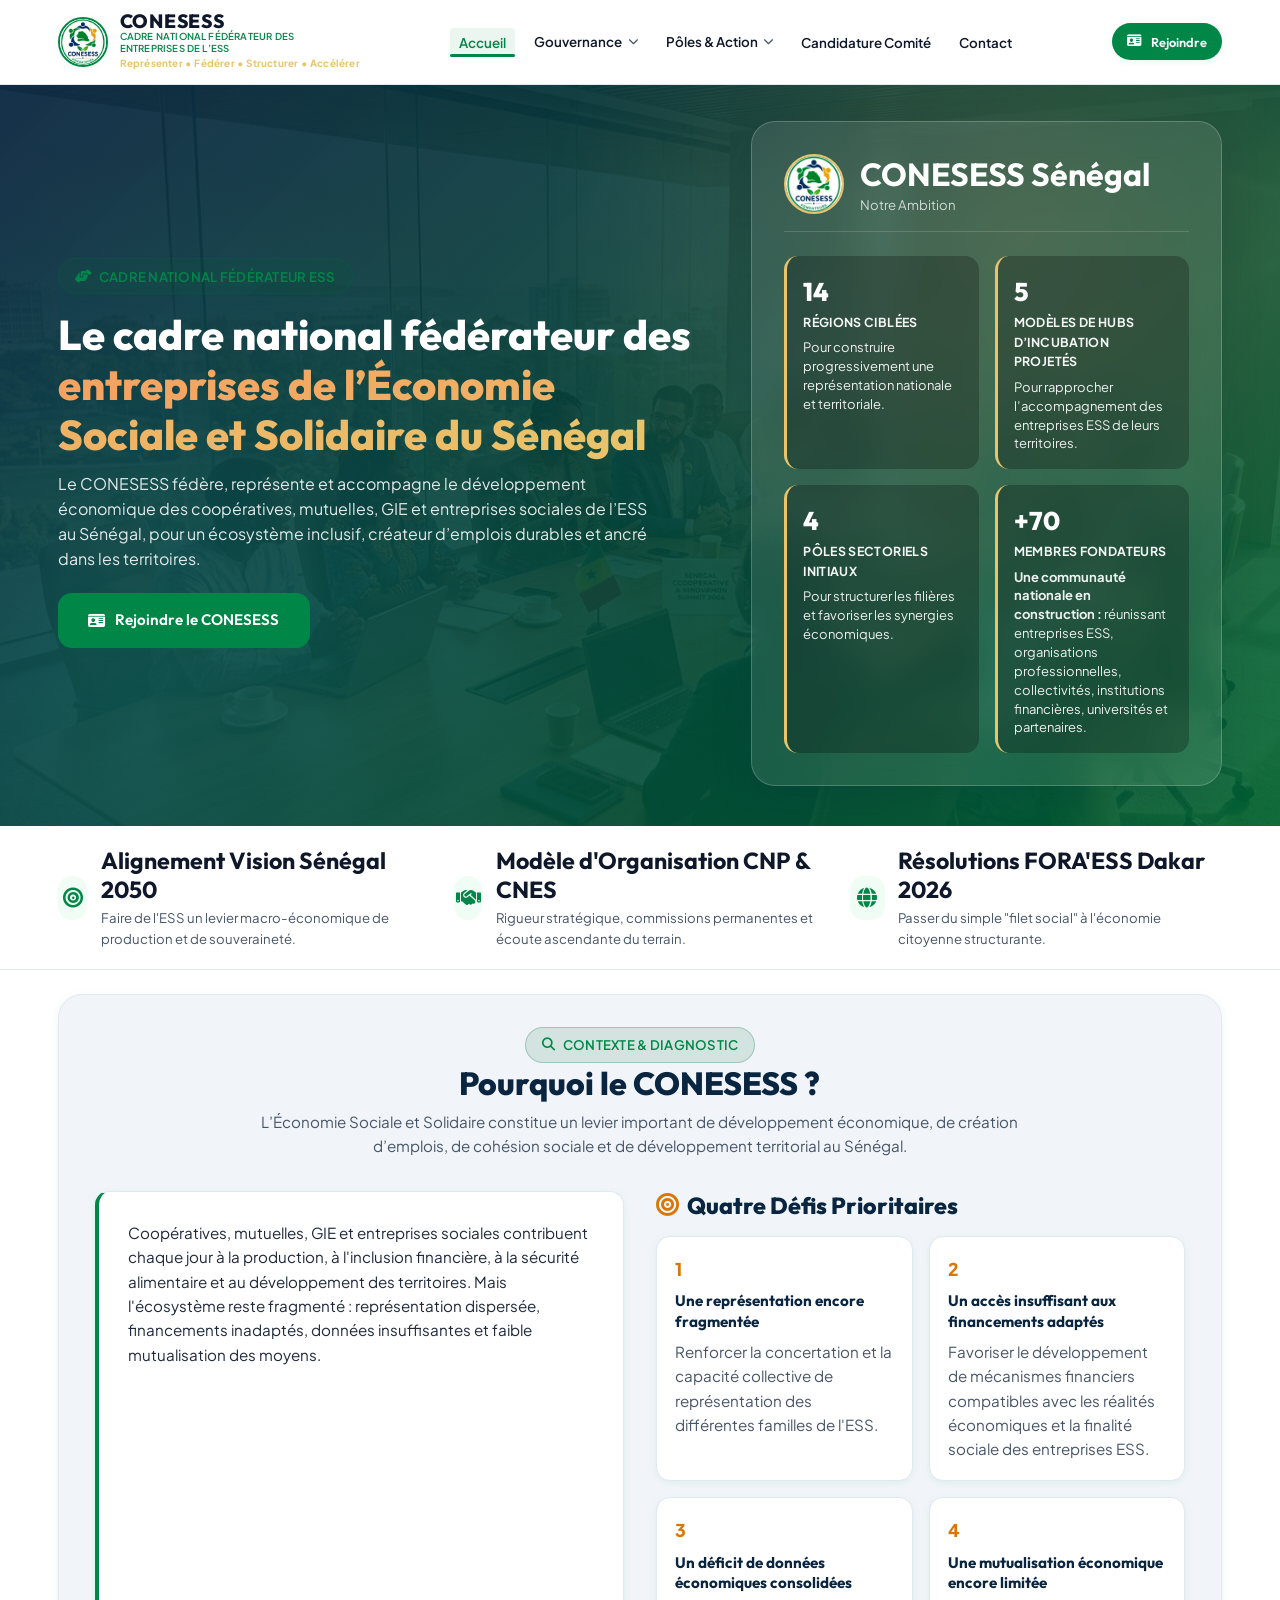
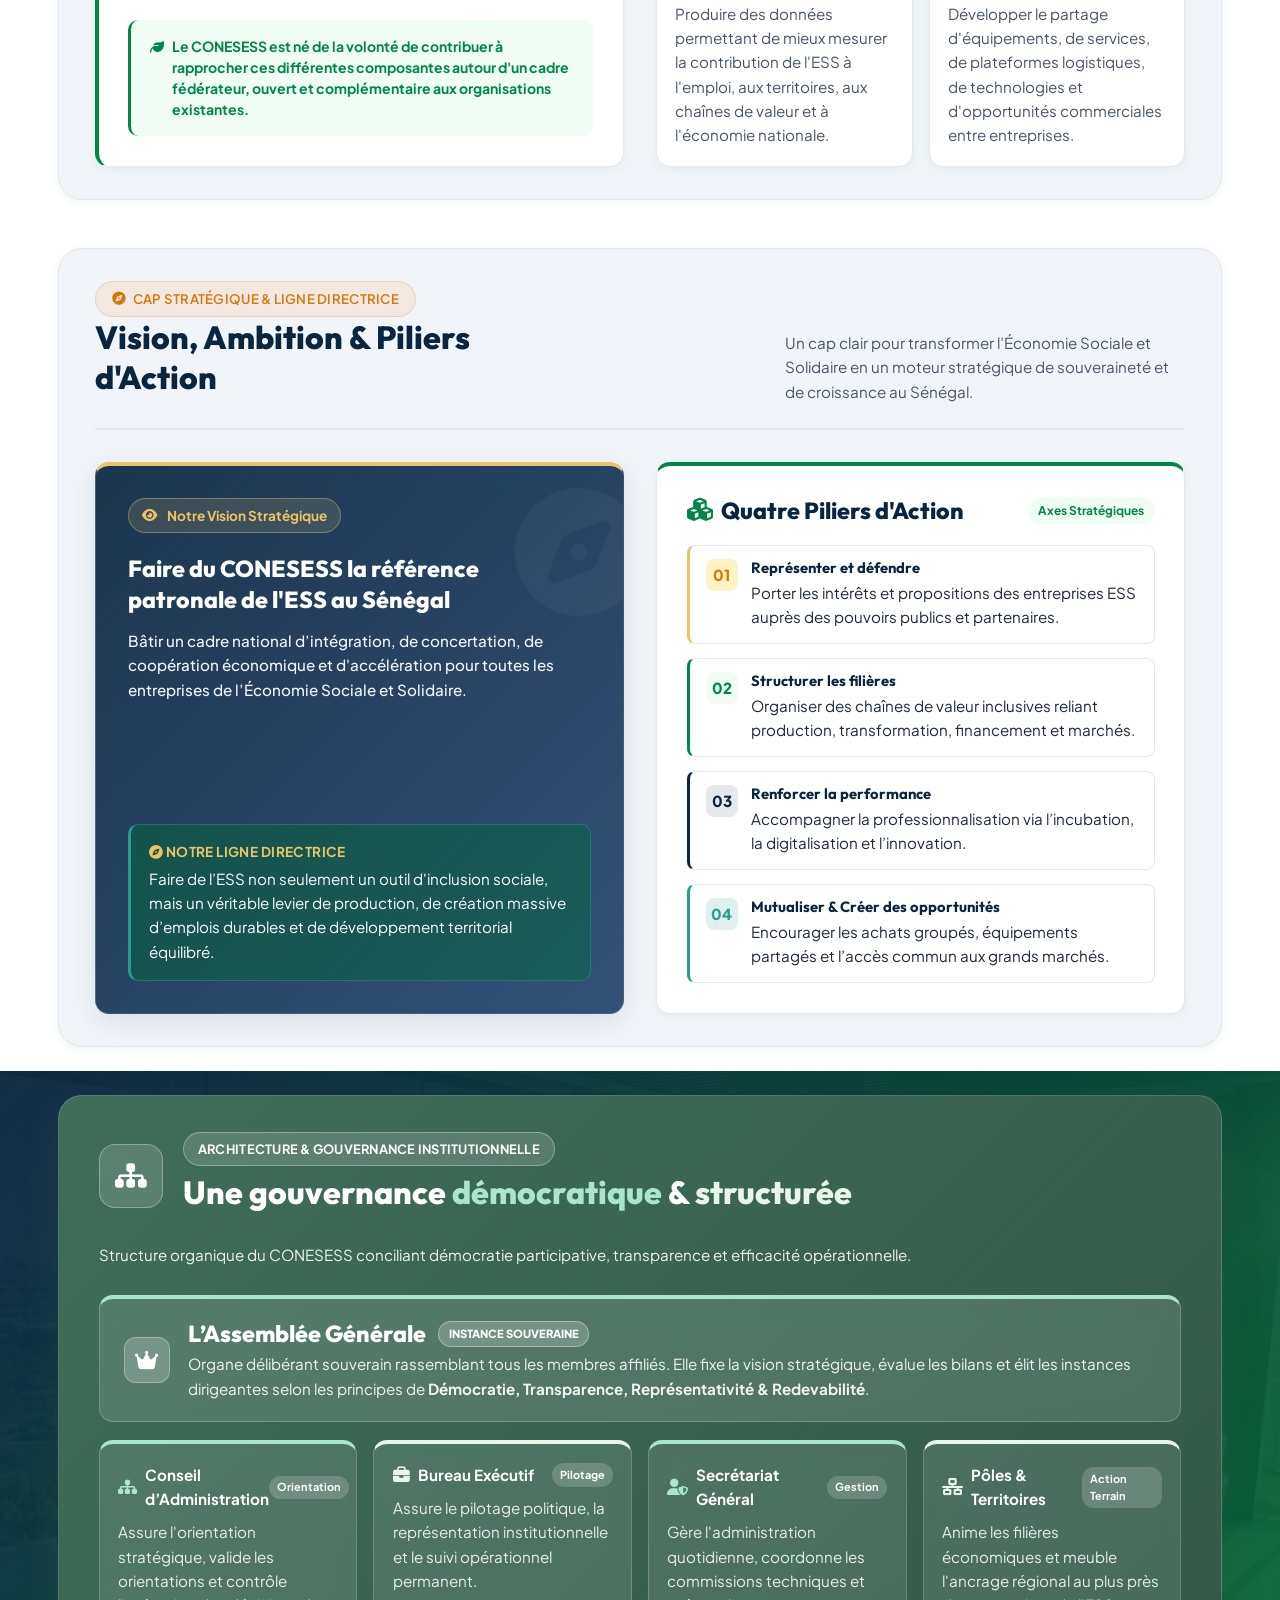
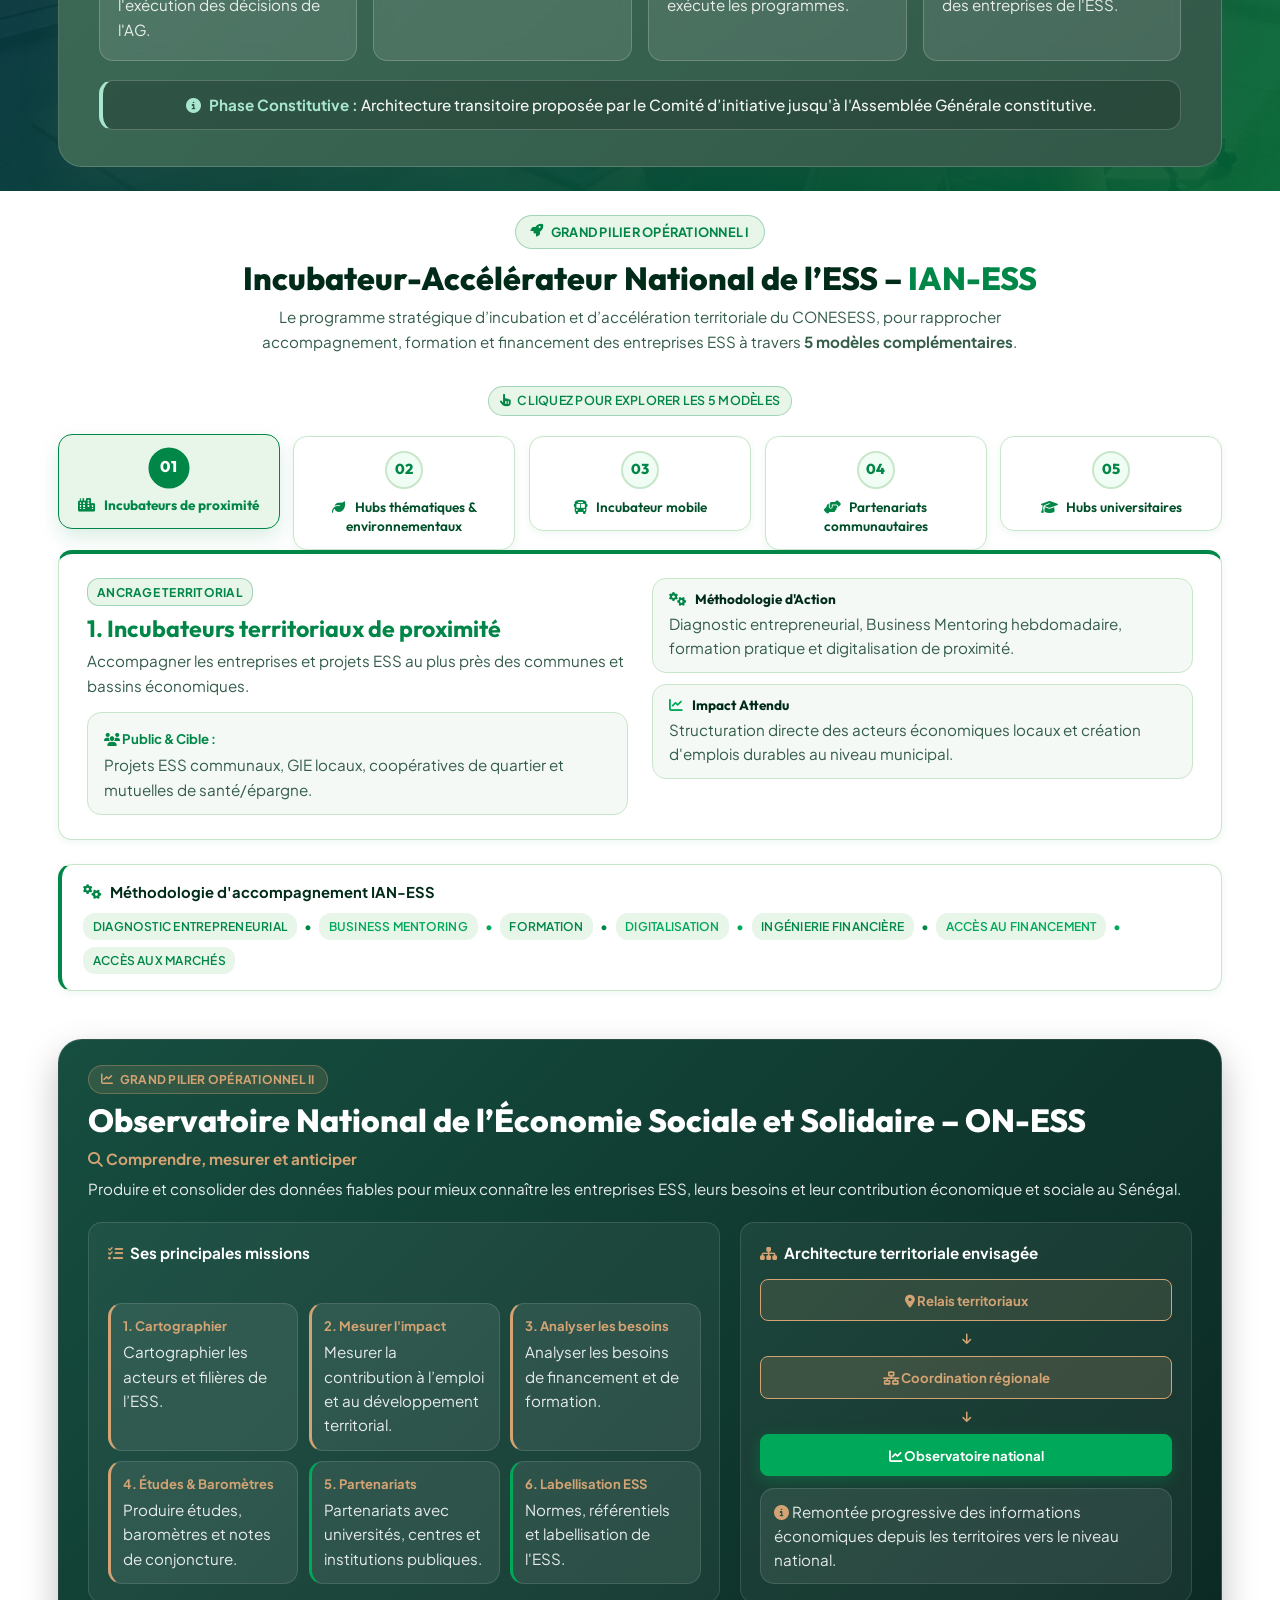
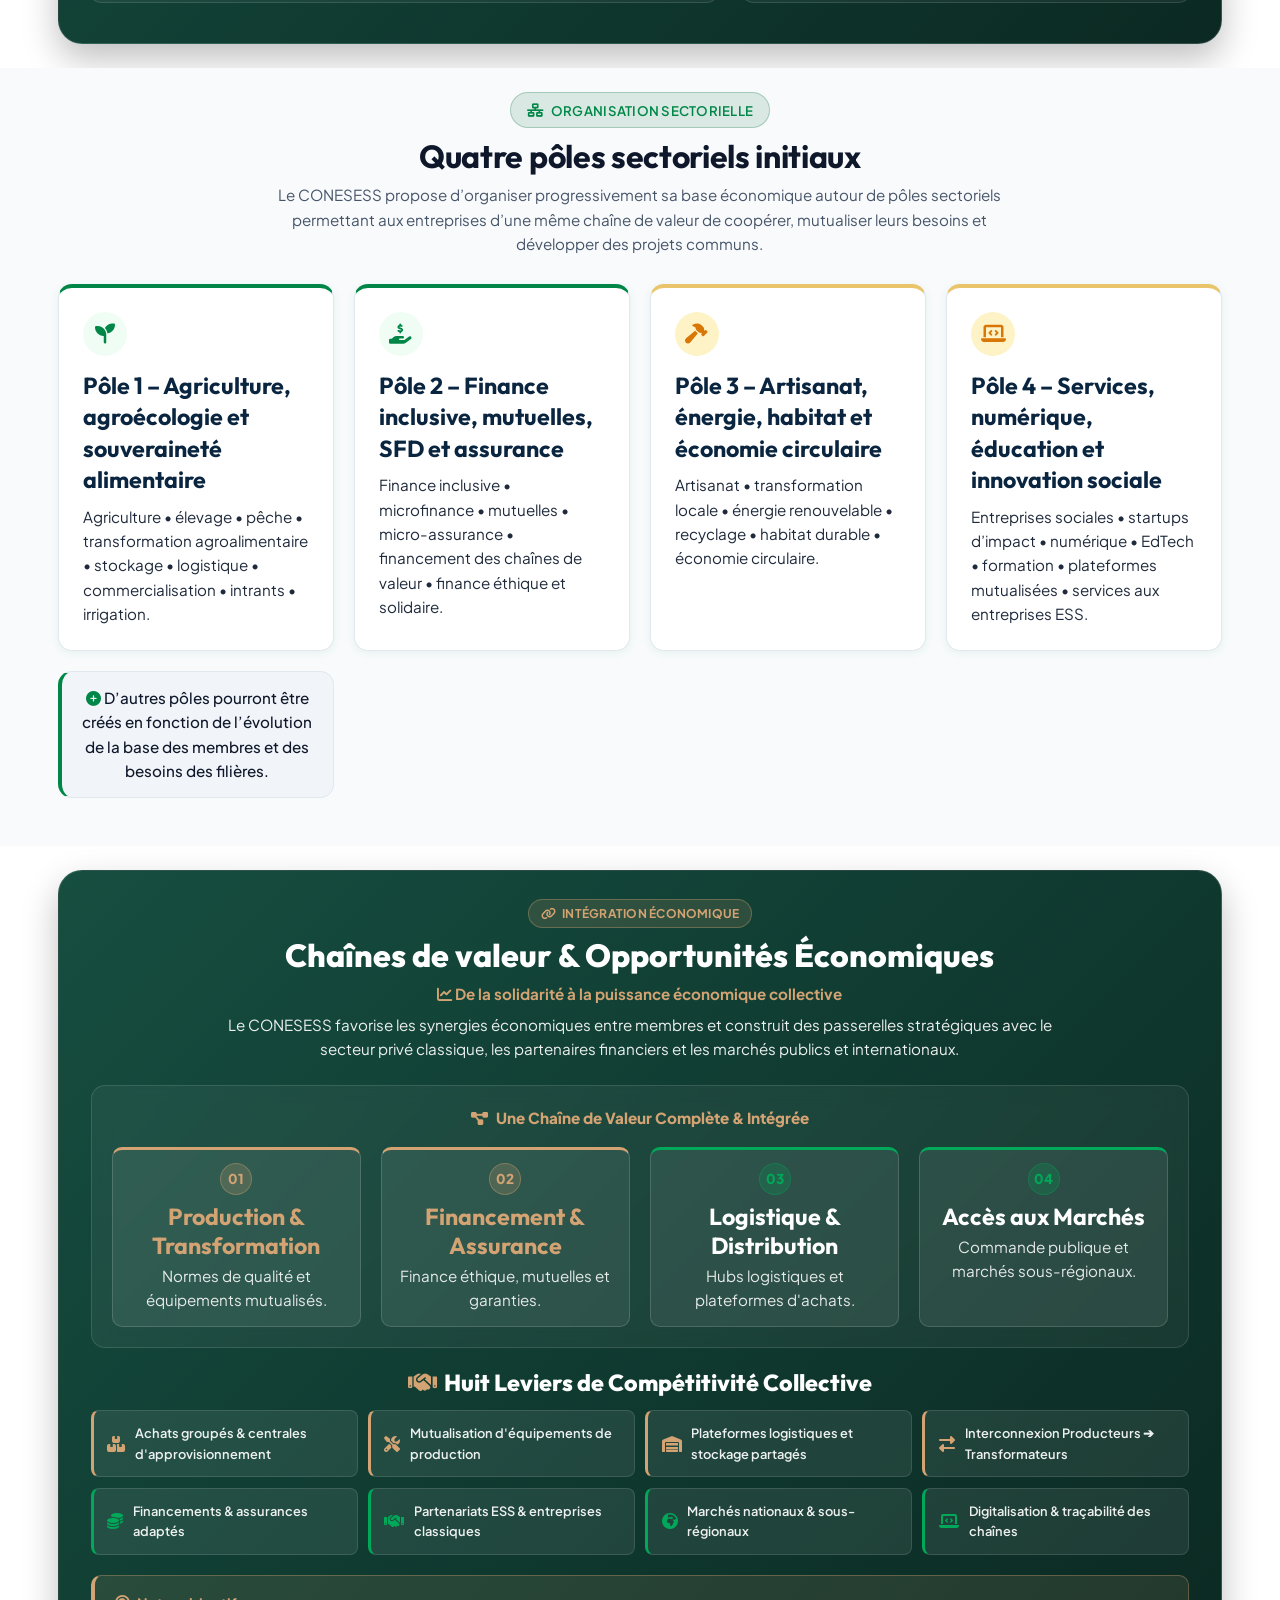
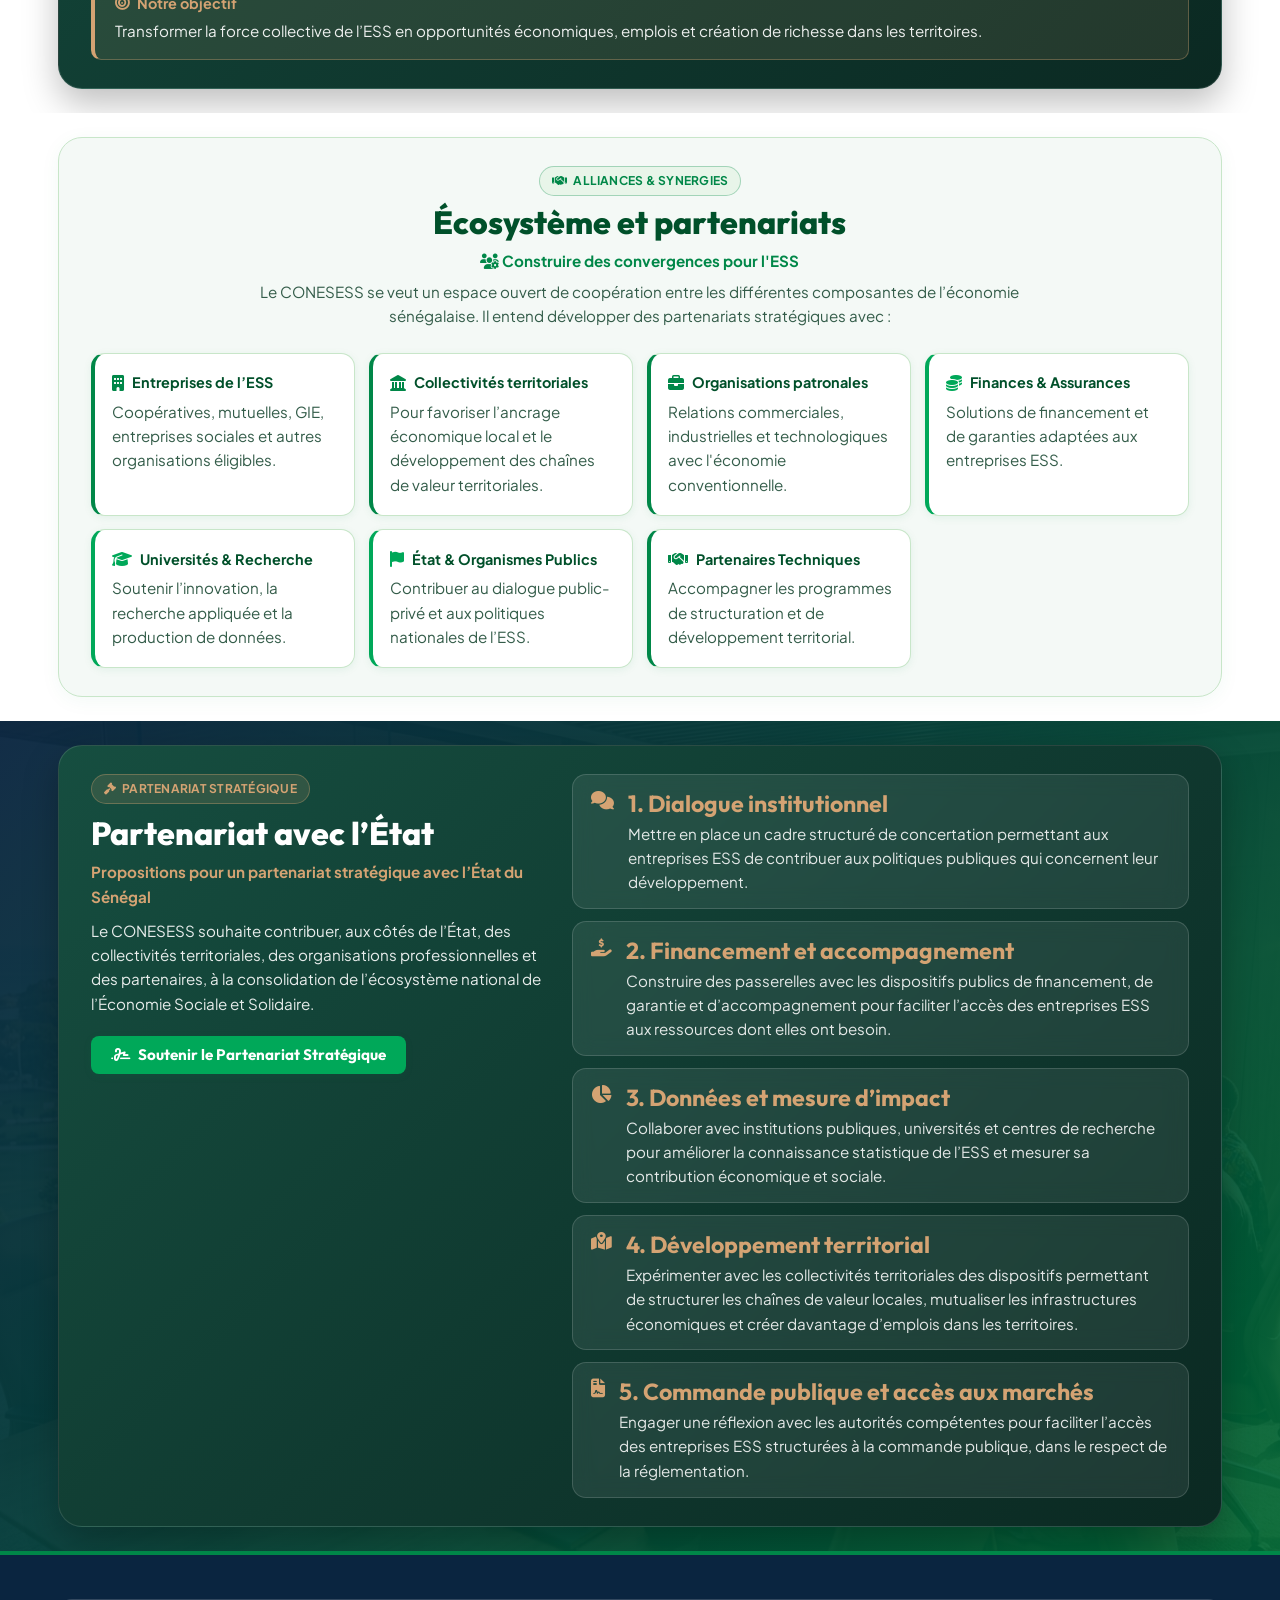
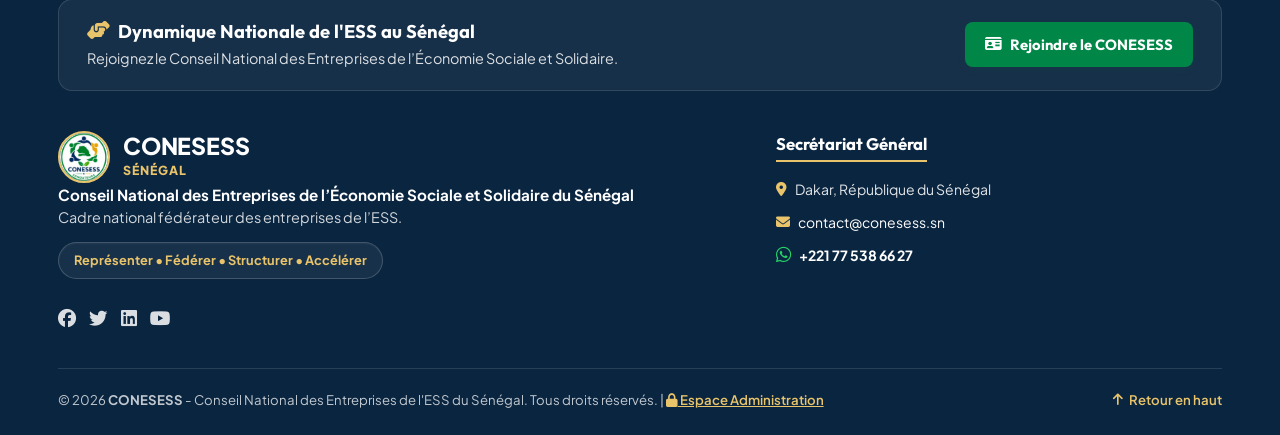
<file: index.html>
<!DOCTYPE html>
<html lang="fr" data-theme="light">
<head>
  <meta charset="UTF-8">
  <meta name="viewport" content="width=device-width, initial-scale=1.0, maximum-scale=1.0, user-scalable=no, viewport-fit=cover">
  <title>CONESESS - Conseil National des Entreprises de l'Économie Sociale et Solidaire du Sénégal</title>
  <meta name="description" content="Site web officiel du CONESESS - Le Cadre National Fédérateur des Entreprises de l'Économie Sociale et Solidaire du Sénégal. Représentation, Incubation IAN-ESS et Observatoire National ON-ESS.">
  
  <!-- Favicon -->
  <link rel="icon" type="image/jpg" href="assets/images/logo.jpg">

  <!-- Google Fonts -->
  <link rel="preconnect" href="https://fonts.googleapis.com">
  <link rel="preconnect" href="https://fonts.gstatic.com" crossorigin>
  <link href="https://fonts.googleapis.com/css2?family=Outfit:wght@400;500;600;700;800&family=Plus+Jakarta+Sans:wght@300;400;500;600;700;800&display=swap" rel="stylesheet">
  
  <!-- FontAwesome Icons -->
  <link rel="stylesheet" href="https://cdnjs.cloudflare.com/ajax/libs/font-awesome/6.4.0/css/all.min.css">
  
  <!-- Custom Stylesheet -->
  <link rel="stylesheet" href="css/styles.css">
</head>
<body>

  <!-- Main Sticky Header -->
  <header class="main-header">
    <div class="container">
      <nav class="navbar">
        <a href="#" class="logo-brand">
          <img src="assets/images/logo.jpg" alt="Logo CONESESS" class="logo-img">
          <div class="logo-text">
            <span class="logo-title">CONESESS</span>
            <span class="logo-subtitle">Cadre national fédérateur des entreprises de l’ESS</span>
            <span style="font-size: 0.62rem; color: var(--accent-gold); font-weight: 700; letter-spacing: 0.02em; display: block; margin-top: 0.1rem;">Représenter • Fédérer • Structurer • Accélérer</span>
          </div>
        </a>

        <ul class="nav-menu">
          <li><a href="#accueil" class="nav-link active">Accueil</a></li>

          <!-- Dropdown 2: Gouvernance & Piliers -->
          <li class="nav-item-dropdown">
            <a href="#gouvernance" class="nav-link dropdown-toggle">
              Gouvernance <i class="fas fa-chevron-down"></i>
            </a>
            <ul class="dropdown-menu">
              <li><a href="#gouvernance" class="dropdown-item"><i class="fas fa-sitemap"></i> Gouvernance Souveraine</a></li>
              <li><a href="#incubateur" class="dropdown-item"><i class="fas fa-rocket"></i> Incubateur IAN-ESS</a></li>
              <li><a href="#observatoire" class="dropdown-item"><i class="fas fa-search"></i> Observatoire ON-ESS</a></li>
            </ul>
          </li>

          <!-- Dropdown 3: Pôles & Action -->
          <li class="nav-item-dropdown">
            <a href="#poles" class="nav-link dropdown-toggle">
              Pôles & Action <i class="fas fa-chevron-down"></i>
            </a>
            <ul class="dropdown-menu">
              <li><a href="#poles" class="dropdown-item"><i class="fas fa-th-large"></i> 4 Pôles Métiers</a></li>
              <li><a href="#chaines-de-valeur" class="dropdown-item"><i class="fas fa-link"></i> Chaînes de Valeur</a></li>
              <li><a href="#ecosysteme" class="dropdown-item"><i class="fas fa-handshake"></i> Écosystème & Partenariats</a></li>
              <li><a href="#plaidoyer" class="dropdown-item"><i class="fas fa-balance-scale"></i> Plaidoyer avec l'État</a></li>
            </ul>
          </li>

          <li><a href="candidature.html" class="nav-link">Candidature Comité</a></li>
          <li><a href="contact.html" class="nav-link">Contact</a></li>
        </ul>

        <div class="nav-cta">
          <a href="adhesion.html" class="btn btn-primary btn-sm nav-cta-join desktop-only-btn">
            <i class="fas fa-id-card"></i> Rejoindre
          </a>
          <button class="mobile-toggle" aria-label="Toggle Menu">
            <i class="fas fa-bars"></i>
            <span>Menu</span>
          </button>
        </div>
      </nav>
    </div>
  </header>

  <!-- Modern Mobile Navigation Drawer Sheet -->
  <div class="mobile-nav-overlay" id="mobile-nav-overlay"></div>
  <aside class="mobile-nav-drawer" id="mobile-nav-drawer">
    <div class="mobile-drawer-header">
      <div class="mobile-drawer-brand">
        <img src="assets/images/logo.jpg" alt="Logo CONESESS" class="logo-img">
        <div>
          <strong style="color: #FFFFFF; font-size: 1.05rem; display: block;">CONESESS</strong>
          <small style="color: var(--accent-gold); font-size: 0.68rem; display: block;">Cadre national fédérateur des entreprises de l’ESS</small>
          <small style="color: rgba(255,255,255,0.75); font-size: 0.6rem; display: block; font-weight: 600;">Représenter • Fédérer • Structurer • Accélérer</small>
        </div>
      </div>
      <button class="mobile-drawer-close" id="mobile-drawer-close" aria-label="Fermer le menu">
        <i class="fas fa-times"></i>
      </button>
    </div>

    <div class="mobile-drawer-body">
      <nav class="mobile-drawer-links">
        <div class="mobile-drawer-section-title"><i class="fas fa-compass"></i> PRÉSENTATION & STRATÉGIE</div>
        <a href="#accueil" class="mobile-nav-item active"><i class="fas fa-home"></i> <span>Accueil</span></a>
        <div class="mobile-drawer-section-title"><i class="fas fa-sitemap"></i> GOUVERNANCE & PILIERS</div>
        <a href="#gouvernance" class="mobile-nav-item"><i class="fas fa-sitemap"></i> <span>Gouvernance Souveraine</span></a>
        <a href="#incubateur" class="mobile-nav-item"><i class="fas fa-rocket"></i> <span>Incubateur IAN-ESS</span></a>
        <a href="#observatoire" class="mobile-nav-item"><i class="fas fa-search"></i> <span>Observatoire ON-ESS</span></a>

        <div class="mobile-drawer-section-title"><i class="fas fa-network-wired"></i> PÔLES & PARTENARIATS</div>
        <a href="#poles" class="mobile-nav-item"><i class="fas fa-th-large"></i> <span>4 Pôles Métiers</span></a>
        <a href="#chaines-de-valeur" class="mobile-nav-item"><i class="fas fa-link"></i> <span>Chaînes de Valeur</span></a>
        <a href="#ecosysteme" class="mobile-nav-item"><i class="fas fa-handshake"></i> <span>Écosystème & Partenariats</span></a>
        <a href="#plaidoyer" class="mobile-nav-item"><i class="fas fa-balance-scale"></i> <span>Plaidoyer avec l'État</span></a>

        <div class="mobile-drawer-section-title"><i class="fas fa-paper-plane"></i> FORMULAIRES & ACCÈS</div>
        <a href="adhesion.html" class="mobile-nav-item"><i class="fas fa-id-card"></i> <span>Rejoindre le CONESESS</span></a>
        <a href="candidature.html" class="mobile-nav-item"><i class="fas fa-users-cog"></i> <span>Candidature Comité de Pilotage</span></a>
        <a href="contact.html" class="mobile-nav-item"><i class="fas fa-envelope"></i> <span>Contact Officiel</span></a>
        <a href="admin.html" class="mobile-nav-item" style="color: #E9C46A;"><i class="fas fa-lock"></i> <span>Espace Administration</span></a>
      </nav>
    </div>

    <div class="mobile-drawer-footer">
      <a href="https://wa.me/221775386627?text=Bonjour%20CONESESS,%20je%20souhaite%20des%20informations." target="_blank" class="mobile-contact-pill">
        <i class="fab fa-whatsapp"></i> <span>WhatsApp Direct : +221 77 538 66 27</span>
      </a>
    </div>
  </aside>

  <!-- HERO SECTION -->
  <section id="accueil" class="hero">
    <div class="hero-overlay-shapes"></div>
    <div class="container">
      <div class="hero-grid">
        <div class="hero-content">
          <div class="hero-badges">
            <span class="badge badge-green"><i class="fas fa-hands-helping"></i> Cadre National Fédérateur ESS</span>
          </div>
          <h1>Le cadre national fédérateur des <span>entreprises de l’Économie Sociale et Solidaire du Sénégal</span></h1>
          <p class="hero-subtitle">
            Le CONESESS fédère, représente et accompagne le développement économique des coopératives, mutuelles, GIE et entreprises sociales de l’ESS au Sénégal, pour un écosystème inclusif, créateur d’emplois durables et ancré dans les territoires.
          </p>
          <div class="hero-actions">
            <a href="adhesion.html" class="btn btn-primary">
              <i class="fas fa-id-card"></i> Rejoindre le CONESESS
            </a>
          </div>
        </div>

        <div class="hero-card">
          <div class="hero-card-header">
            <img src="assets/images/logo.jpg" alt="Badge CONESESS Logo">
            <div>
              <h2 class="hero-card-title">CONESESS Sénégal</h2>
              <p class="hero-card-sub">Notre Ambition</p>
            </div>
          </div>

          <div class="hero-stats-list">
            <div class="stat-item">
              <div class="stat-number">14</div>
              <div class="stat-label">Régions Ciblées</div>
              <div class="stat-desc">Pour construire progressivement une représentation nationale et territoriale.</div>
            </div>
            <div class="stat-item">
              <div class="stat-number">5</div>
              <div class="stat-label">Modèles de Hubs d’Incubation Projetés</div>
              <div class="stat-desc">Pour rapprocher l’accompagnement des entreprises ESS de leurs territoires.</div>
            </div>
            <div class="stat-item">
              <div class="stat-number">4</div>
              <div class="stat-label">Pôles Sectoriels Initiaux</div>
              <div class="stat-desc">Pour structurer les filières et favoriser les synergies économiques.</div>
            </div>
            <div class="stat-item">
              <div class="stat-number">+70</div>
              <div class="stat-label">Membres Fondateurs</div>
              <div class="stat-desc"><strong>Une communauté nationale en construction :</strong> réunissant entreprises ESS, organisations professionnelles, collectivités, institutions financières, universités et partenaires.</div>
            </div>
          </div>
        </div>
      </div>
    </div>
  </section>

  <!-- BANNER VISION SÉNÉGAL 2050 -->
  <div class="banner-vision">
    <div class="container">
      <div class="banner-flex">
        <div class="banner-item">
          <div class="banner-icon"><i class="fas fa-bullseye"></i></div>
          <div class="banner-text">
            <h3>Alignement Vision Sénégal 2050</h3>
            <p>Faire de l'ESS un levier macro-économique de production et de souveraineté.</p>
          </div>
        </div>
        <div class="banner-item">
          <div class="banner-icon"><i class="fas fa-handshake"></i></div>
          <div class="banner-text">
            <h3>Modèle d'Organisation CNP & CNES</h3>
            <p>Rigueur stratégique, commissions permanentes et écoute ascendante du terrain.</p>
          </div>
        </div>
        <div class="banner-item">
          <div class="banner-icon"><i class="fas fa-globe"></i></div>
          <div class="banner-text">
            <h3>Résolutions FORA'ESS Dakar 2026</h3>
            <p>Passer du simple "filet social" à l'économie citoyenne structurante.</p>
          </div>
        </div>
      </div>
    </div>
  </div>
  <!-- SECTION 1: CONTEXTE ET DIAGNOSTIC NATIONAL (EXECUTIVE LIGHT SHOWCASE) -->
  <section id="contexte" class="section" style="background: var(--bg-surface); padding: 2.25rem 0;">
    <div class="container">
      <div style="background: var(--bg-alt); border: 1px solid var(--border-light); border-radius: var(--radius-lg); padding: 2rem 2.25rem; box-shadow: var(--shadow-sm);" class="context-showcase-container">
        
        <!-- Header Section -->
        <div style="margin-bottom: 2rem; text-align: center;">
          <span class="badge badge-green mb-2"><i class="fas fa-search"></i> CONTEXTE & DIAGNOSTIC</span>
          <h2 style="color: var(--primary-navy); font-size: 2rem; margin-bottom: 0.5rem; font-weight: 800;">Pourquoi le CONESESS ?</h2>
          <p style="color: var(--text-muted); font-size: 0.95rem; max-width: 820px; margin: 0 auto; line-height: 1.6;">
            L’Économie Sociale et Solidaire constitue un levier important de développement économique, de création d’emplois, de cohésion sociale et de développement territorial au Sénégal.
          </p>
        </div>

        <!-- BALANCED SPLIT DASHBOARD (2 COLUMNS LIGHT THEME) -->
        <div style="display: grid; grid-template-columns: repeat(auto-fit, minmax(320px, 1fr)); gap: 1.75rem; align-items: stretch;" class="context-split-grid">
          
          <!-- LEFT COLUMN: DIAGNOSTIC & RÉPONSE STRATÉGIQUE (CARD BLANCHE BORDURE VERTE) -->
          <div style="background: #FFFFFF; border: 1px solid var(--border-light); border-left: 4px solid var(--primary-green); padding: 1.85rem; border-radius: var(--radius-md); box-shadow: var(--shadow-sm); display: flex; flex-direction: column; justify-content: space-between;">
            <div>
              <p style="font-size: 0.925rem; line-height: 1.65; color: var(--text-body); margin: 0;">
                Coopératives, mutuelles, GIE et entreprises sociales contribuent chaque jour à la production, à l'inclusion financière, à la sécurité alimentaire et au développement des territoires. Mais l'écosystème reste fragmenté : représentation dispersée, financements inadaptés, données insuffisantes et faible mutualisation des moyens.
              </p>
            </div>

            <!-- Bottom Green Highlight Box -->
            <div style="background: var(--accent-soft-green); border-left: 3px solid var(--primary-green); padding: 1rem 1.15rem; border-radius: 10px; margin-top: 1.25rem;">
              <strong style="color: var(--primary-green); font-size: 0.875rem; line-height: 1.5; display: flex; align-items: flex-start; gap: 0.55rem;">
                <i class="fas fa-leaf" style="margin-top: 0.2rem; flex-shrink: 0;"></i>
                <span>Le CONESESS est né de la volonté de contribuer à rapprocher ces différentes composantes autour d'un cadre fédérateur, ouvert et complémentaire aux organisations existantes.</span>
              </strong>
            </div>
          </div>

          <!-- RIGHT COLUMN: QUATRE DÉFIS PRIORITAIRES (2x2 CARDS GRID) -->
          <div style="display: flex; flex-direction: column; justify-content: space-between;">
            <h3 style="color: var(--primary-navy); font-size: 1.2rem; font-weight: 800; margin: 0 0 1rem 0; display: flex; align-items: center; gap: 0.5rem;">
              <i class="fas fa-bullseye" style="color: #D97706;"></i> Quatre Défis Prioritaires
            </h3>

            <!-- 2x2 CARDS GRID -->
            <div style="display: grid; grid-template-columns: repeat(auto-fit, minmax(220px, 1fr)); gap: 1rem;">
              
              <!-- Card 1 -->
              <div style="background: #FFFFFF; border: 1px solid var(--border-light); padding: 1.15rem; border-radius: var(--radius-md); box-shadow: var(--shadow-sm); display: flex; flex-direction: column; gap: 0.5rem;">
                <div style="color: #D97706; font-size: 1.1rem; font-weight: 800;">1</div>
                <h4 style="color: var(--primary-navy); font-size: 0.95rem; font-weight: 700; margin: 0; line-height: 1.35;">Une représentation encore fragmentée</h4>
                <p style="font-size: 0.825rem; color: var(--text-muted); margin: 0; line-height: 1.45;">
                  Renforcer la concertation et la capacité collective de représentation des différentes familles de l'ESS.
                </p>
              </div>

              <!-- Card 2 -->
              <div style="background: #FFFFFF; border: 1px solid var(--border-light); padding: 1.15rem; border-radius: var(--radius-md); box-shadow: var(--shadow-sm); display: flex; flex-direction: column; gap: 0.5rem;">
                <div style="color: #D97706; font-size: 1.1rem; font-weight: 800;">2</div>
                <h4 style="color: var(--primary-navy); font-size: 0.95rem; font-weight: 700; margin: 0; line-height: 1.35;">Un accès insuffisant aux financements adaptés</h4>
                <p style="font-size: 0.825rem; color: var(--text-muted); margin: 0; line-height: 1.45;">
                  Favoriser le développement de mécanismes financiers compatibles avec les réalités économiques et la finalité sociale des entreprises ESS.
                </p>
              </div>

              <!-- Card 3 -->
              <div style="background: #FFFFFF; border: 1px solid var(--border-light); padding: 1.15rem; border-radius: var(--radius-md); box-shadow: var(--shadow-sm); display: flex; flex-direction: column; gap: 0.5rem;">
                <div style="color: #D97706; font-size: 1.1rem; font-weight: 800;">3</div>
                <h4 style="color: var(--primary-navy); font-size: 0.95rem; font-weight: 700; margin: 0; line-height: 1.35;">Un déficit de données économiques consolidées</h4>
                <p style="font-size: 0.825rem; color: var(--text-muted); margin: 0; line-height: 1.45;">
                  Produire des données permettant de mieux mesurer la contribution de l'ESS à l'emploi, aux territoires, aux chaînes de valeur et à l'économie nationale.
                </p>
              </div>

              <!-- Card 4 -->
              <div style="background: #FFFFFF; border: 1px solid var(--border-light); padding: 1.15rem; border-radius: var(--radius-md); box-shadow: var(--shadow-sm); display: flex; flex-direction: column; gap: 0.5rem;">
                <div style="color: #D97706; font-size: 1.1rem; font-weight: 800;">4</div>
                <h4 style="color: var(--primary-navy); font-size: 0.95rem; font-weight: 700; margin: 0; line-height: 1.35;">Une mutualisation économique encore limitée</h4>
                <p style="font-size: 0.825rem; color: var(--text-muted); margin: 0; line-height: 1.45;">
                  Développer le partage d'équipements, de services, de plateformes logistiques, de technologies et d'opportunités commerciales entre entreprises.
                </p>
              </div>

            </div>
          </div>

        </div>

      </div>
    </div>
  </section>

  <!-- SECTION VISION, LIGNE DIRECTRICE ET PILIERS (EXECUTIVE SPLIT SHOWCASE) -->
  <section id="vision" class="section" style="background: var(--bg-surface); padding: 2.25rem 0;">
    <div class="container">
      <div style="background: var(--bg-alt); border: 1px solid var(--border-light); border-radius: var(--radius-lg); padding: 2rem 2.25rem; box-shadow: var(--shadow-sm);">
        
        <!-- Header Section (asymmetric split, distinct from the centered badge+title recipe used elsewhere) -->
        <div style="margin-bottom: 2rem; display: flex; flex-wrap: wrap; align-items: flex-end; justify-content: space-between; gap: 1.5rem; border-bottom: 2px solid var(--border-light); padding-bottom: 1.5rem;">
          <div style="max-width: 480px;">
            <span class="badge badge-gold mb-2"><i class="fas fa-compass"></i> Cap Stratégique & Ligne Directrice</span>
            <h2 style="color: var(--primary-navy); font-size: 2rem; margin-bottom: 0; font-weight: 800;">Vision, Ambition & Piliers d'Action</h2>
          </div>
          <p style="color: var(--text-muted); font-size: 0.95rem; max-width: 400px; margin: 0; line-height: 1.6; text-align: left;">
            Un cap clair pour transformer l’Économie Sociale et Solidaire en un moteur stratégique de souveraineté et de croissance au Sénégal.
          </p>
        </div>

        <!-- BALANCED SPLIT DASHBOARD (DESKTOP 2-EQUAL COLS / MOBILE STACK) -->
        <div style="display: grid; grid-template-columns: repeat(auto-fit, minmax(320px, 1fr)); gap: 1.75rem; align-items: stretch;" class="context-split-grid">
          
          <!-- LEFT CARD: NOTRE VISION & LIGNE DIRECTRICE -->
          <div style="background: linear-gradient(135deg, rgba(10, 37, 64, 0.92) 0%, rgba(22, 59, 102, 0.88) 100%); backdrop-filter: blur(12px); border: 1px solid rgba(255, 255, 255, 0.15); color: #FFFFFF; padding: 2rem; border-radius: var(--radius-md); border-top: 4px solid var(--accent-gold); box-shadow: var(--shadow-md); position: relative; overflow: hidden; display: flex; flex-direction: column; justify-content: space-between;">
            <div style="position: absolute; top: -20px; right: -20px; font-size: 8rem; color: rgba(255, 255, 255, 0.04); pointer-events: none;">
              <i class="fas fa-compass"></i>
            </div>

            <div>
              <div style="display: inline-flex; align-items: center; gap: 0.6rem; background: rgba(233, 196, 106, 0.15); border: 1px solid rgba(233, 196, 106, 0.4); padding: 0.35rem 0.85rem; border-radius: 30px; color: #E9C46A; font-weight: 700; font-size: 0.85rem; margin-bottom: 1.25rem;">
                <i class="fas fa-eye"></i> Notre Vision Stratégique
              </div>
              
              <h3 style="color: #FFFFFF; font-size: 1.3rem; font-weight: 800; margin-bottom: 0.85rem; line-height: 1.35;">
                Faire du CONESESS la référence patronale de l'ESS au Sénégal
              </h3>

              <p style="font-size: 0.95rem; line-height: 1.65; color: rgba(255, 255, 255, 0.95); margin-bottom: 1rem; font-weight: 500;">
                Bâtir un cadre national d’intégration, de concertation, de coopération économique et d'accélération pour toutes les entreprises de l’Économie Sociale et Solidaire.
              </p>
            </div>

            <!-- Bottom Highlight Callout: Ligne Directrice -->
            <div style="background: rgba(0, 104, 55, 0.45); border: 1px solid rgba(42, 157, 143, 0.45); border-left: 3px solid #2A9D8F; padding: 1rem 1.15rem; border-radius: 10px; margin-top: 1.5rem;">
              <strong style="color: #E9C46A; display: block; font-size: 0.85rem; text-transform: uppercase; margin-bottom: 0.25rem; letter-spacing: 0.03em;">
                <i class="fas fa-compass"></i> Notre Ligne Directrice
              </strong>
              <p style="font-size: 0.85rem; color: #FFFFFF; margin: 0; line-height: 1.5;">
                Faire de l’ESS non seulement un outil d'inclusion sociale, mais un véritable levier de production, de création massive d’emplois durables et de développement territorial équilibré.
              </p>
            </div>
          </div>

          <!-- RIGHT CARD: QUATRE PILIERS D'ACTION STRATÉGIQUES (COMPACT ACCORDION STACK) -->
          <div style="background: #FFFFFF; border: 1px solid var(--border-light); border-top: 4px solid var(--primary-green); padding: 1.85rem; border-radius: var(--radius-md); box-shadow: var(--shadow-sm); display: flex; flex-direction: column; justify-content: space-between;">
            <div>
              <div style="display: flex; align-items: center; justify-content: space-between; margin-bottom: 1.25rem;">
                <h3 style="color: var(--primary-navy); font-size: 1.25rem; font-weight: 800; margin: 0; display: flex; align-items: center; gap: 0.5rem;">
                  <i class="fas fa-cubes" style="color: var(--primary-green);"></i> Quatre Piliers d'Action
                </h3>
                <span style="font-size: 0.75rem; font-weight: 700; color: var(--primary-green); background: var(--accent-soft-green); padding: 0.25rem 0.65rem; border-radius: 20px;">Axes Stratégiques</span>
              </div>

              <!-- PILIERS STACK ITEMS -->
              <div style="display: flex; flex-direction: column; gap: 0.85rem;">
                
                <!-- Pilier 1 -->
                <div style="background: var(--bg-surface); border: 1px solid var(--border-light); border-left: 3px solid var(--accent-gold); padding: 0.85rem 1rem; border-radius: 8px; display: flex; align-items: flex-start; gap: 0.85rem;">
                  <div style="width: 32px; height: 32px; border-radius: 8px; background: var(--accent-soft-gold); color: #D97706; display: flex; align-items: center; justify-content: center; font-size: 0.95rem; font-weight: 800; flex-shrink: 0;">
                    01
                  </div>
                  <div>
                    <h4 style="color: var(--primary-navy); font-size: 0.925rem; font-weight: 700; margin: 0 0 0.2rem 0; text-align: left;">Représenter et défendre</h4>
                    <p style="font-size: 0.815rem; color: var(--text-body); margin: 0; line-height: 1.45; text-align: left;">
                      Porter les intérêts et propositions des entreprises ESS auprès des pouvoirs publics et partenaires.
                    </p>
                  </div>
                </div>

                <!-- Pilier 2 -->
                <div style="background: var(--bg-surface); border: 1px solid var(--border-light); border-left: 3px solid var(--primary-green); padding: 0.85rem 1rem; border-radius: 8px; display: flex; align-items: flex-start; gap: 0.85rem;">
                  <div style="width: 32px; height: 32px; border-radius: 8px; background: var(--accent-soft-green); color: var(--primary-green); display: flex; align-items: center; justify-content: center; font-size: 0.95rem; font-weight: 800; flex-shrink: 0;">
                    02
                  </div>
                  <div>
                    <h4 style="color: var(--primary-navy); font-size: 0.925rem; font-weight: 700; margin: 0 0 0.2rem 0; text-align: left;">Structurer les filières</h4>
                    <p style="font-size: 0.815rem; color: var(--text-body); margin: 0; line-height: 1.45; text-align: left;">
                      Organiser des chaînes de valeur inclusives reliant production, transformation, financement et marchés.
                    </p>
                  </div>
                </div>

                <!-- Pilier 3 -->
                <div style="background: var(--bg-surface); border: 1px solid var(--border-light); border-left: 3px solid var(--primary-navy); padding: 0.85rem 1rem; border-radius: 8px; display: flex; align-items: flex-start; gap: 0.85rem;">
                  <div style="width: 32px; height: 32px; border-radius: 8px; background: rgba(10, 37, 64, 0.1); color: var(--primary-navy); display: flex; align-items: center; justify-content: center; font-size: 0.95rem; font-weight: 800; flex-shrink: 0;">
                    03
                  </div>
                  <div>
                    <h4 style="color: var(--primary-navy); font-size: 0.925rem; font-weight: 700; margin: 0 0 0.2rem 0; text-align: left;">Renforcer la performance</h4>
                    <p style="font-size: 0.815rem; color: var(--text-body); margin: 0; line-height: 1.45; text-align: left;">
                      Accompagner la professionnalisation via l’incubation, la digitalisation et l’innovation.
                    </p>
                  </div>
                </div>

                <!-- Pilier 4 -->
                <div style="background: var(--bg-surface); border: 1px solid var(--border-light); border-left: 3px solid #2A9D8F; padding: 0.85rem 1rem; border-radius: 8px; display: flex; align-items: flex-start; gap: 0.85rem;">
                  <div style="width: 32px; height: 32px; border-radius: 8px; background: rgba(42, 157, 143, 0.15); color: #2A9D8F; display: flex; align-items: center; justify-content: center; font-size: 0.95rem; font-weight: 800; flex-shrink: 0;">
                    04
                  </div>
                  <div>
                    <h4 style="color: var(--primary-navy); font-size: 0.925rem; font-weight: 700; margin: 0 0 0.2rem 0; text-align: left;">Mutualiser & Créer des opportunités</h4>
                    <p style="font-size: 0.815rem; color: var(--text-body); margin: 0; line-height: 1.45; text-align: left;">
                      Encourager les achats groupés, équipements partagés et l’accès commun aux grands marchés.
                    </p>
                  </div>
                </div>

              </div>
            </div>

          </div>

        </div>

      </div>
    </div>
  </section>

  <!-- SECTION GOUVERNANCE (FOND VERT SAUGE ÉLÉGANT) -->
  <section id="gouvernance" class="section hero-themed-section" style="padding: 2rem 0;">
    <div class="container">
      <div style="background: linear-gradient(135deg, #3E6E5A 0%, #325848 100%); border-radius: var(--radius-lg); padding: 2.25rem 2.5rem; border: 1px solid rgba(255, 255, 255, 0.15); box-shadow: 0 15px 35px rgba(50, 88, 72, 0.25); color: #FFFFFF;">
        
        <!-- Section Header (icon + inline title row, distinct from the centered badge+title recipe used elsewhere) -->
        <div style="margin-bottom: 1.5rem; display: flex; align-items: center; gap: 1.25rem; flex-wrap: wrap;">
          <div style="width: 64px; height: 64px; border-radius: 16px; background: rgba(255, 255, 255, 0.15); border: 1px solid rgba(255, 255, 255, 0.3); display: flex; align-items: center; justify-content: center; font-size: 1.75rem; color: #FFFFFF; flex-shrink: 0;">
            <i class="fas fa-sitemap"></i>
          </div>
          <div style="flex: 1; min-width: 260px;">
            <span class="badge" style="background: rgba(255, 255, 255, 0.15); color: #FFFFFF; border: 1px solid rgba(255, 255, 255, 0.3); font-weight: 700; font-size: 0.8rem; padding: 0.35rem 0.9rem; border-radius: 30px; display: inline-flex; align-items: center; gap: 0.45rem; margin-bottom: 0.4rem;">
              ARCHITECTURE & GOUVERNANCE INSTITUTIONNELLE
            </span>
            <h2 style="color: #FFFFFF; font-size: 1.95rem; margin: 0; font-weight: 800;">
              Une gouvernance <span style="color: #A8E6CF;">démocratique</span> & <span style="color: #E8F5E9;">structurée</span>
            </h2>
          </div>
        </div>
        <p style="color: rgba(255, 255, 255, 0.92); font-size: 0.925rem; max-width: 850px; margin: 0 0 1.75rem 0; line-height: 1.55;">
          Structure organique du CONESESS conciliant démocratie participative, transparence et efficacité opérationnelle.
        </p>

        <!-- UNIFIED COMPACT GOVERNANCE GRID -->
        <div style="display: flex; flex-direction: column; gap: 1.15rem;">
          
          <!-- MASTER BOX: ASSEMBLÉE GÉNÉRALE -->
          <div class="dynamic-green-card" style="background: rgba(255, 255, 255, 0.12); border: 1px solid rgba(255, 255, 255, 0.22); border-top: 4px solid #A8E6CF; padding: 1.25rem 1.5rem; border-radius: var(--radius-md); backdrop-filter: blur(10px); display: flex; align-items: center; justify-content: space-between; gap: 1.15rem; flex-wrap: wrap;">
            <div style="display: flex; align-items: center; gap: 1.15rem;">
              <div class="dynamic-icon" style="width: 46px; height: 46px; border-radius: 12px; background: rgba(255, 255, 255, 0.2); color: #FFFFFF; display: flex; align-items: center; justify-content: center; font-size: 1.3rem; flex-shrink: 0; border: 1px solid rgba(255, 255, 255, 0.3);">
                <i class="fas fa-crown"></i>
              </div>
              <div>
                <div style="display: flex; align-items: center; gap: 0.75rem; margin-bottom: 0.25rem; flex-wrap: wrap;">
                  <h3 style="color: #FFFFFF; font-size: 1.2rem; margin: 0; font-weight: 800;">L’Assemblée Générale</h3>
                  <span style="background: rgba(255, 255, 255, 0.2); color: #FFFFFF; font-size: 0.7rem; padding: 0.2rem 0.6rem; border-radius: 20px; font-weight: 800; text-transform: uppercase; border: 1px solid rgba(255, 255, 255, 0.35);">Instance Souveraine</span>
                </div>
                <p style="color: rgba(255, 255, 255, 0.92); font-size: 0.865rem; margin: 0; line-height: 1.5;">
                  Organe délibérant souverain rassemblant tous les membres affiliés. Elle fixe la vision stratégique, évalue les bilans et élit les instances dirigeantes selon les principes de <strong>Démocratie, Transparence, Représentativité & Redevabilité</strong>.
                </p>
              </div>
            </div>
          </div>

          <!-- 4 ORGANES COMPACT GRID -->
          <div style="display: grid; grid-template-columns: repeat(auto-fit, minmax(240px, 1fr)); gap: 1rem;" class="governance-grid">
            
            <!-- Organe 1: Conseil d'Administration -->
            <div class="dynamic-green-card" style="background: rgba(255, 255, 255, 0.1); border: 1px solid rgba(255, 255, 255, 0.2); border-top: 4px solid #A8E6CF; padding: 1.15rem; border-radius: var(--radius-md); backdrop-filter: blur(8px); display: flex; flex-direction: column; justify-content: space-between;">
              <div>
                <div style="display: flex; align-items: center; justify-content: space-between; margin-bottom: 0.55rem;">
                  <div style="display: flex; align-items: center; gap: 0.5rem;">
                    <i class="fas fa-sitemap dynamic-icon" style="color: #A8E6CF; font-size: 1.05rem;"></i>
                    <strong style="color: #FFFFFF; font-size: 0.95rem; font-weight: 700;">Conseil d’Administration</strong>
                  </div>
                  <span style="background: rgba(255, 255, 255, 0.18); color: #FFFFFF; font-size: 0.685rem; padding: 0.18rem 0.5rem; border-radius: 12px; font-weight: 700;">Orientation</span>
                </div>
                <p style="color: rgba(255, 255, 255, 0.88); font-size: 0.825rem; margin: 0; line-height: 1.45;">
                  Assure l'orientation stratégique, valide les orientations et contrôle l'exécution des décisions de l'AG.
                </p>
              </div>
            </div>

            <!-- Organe 2: Bureau Exécutif -->
            <div class="dynamic-green-card" style="background: rgba(255, 255, 255, 0.1); border: 1px solid rgba(255, 255, 255, 0.2); border-top: 4px solid #E8F5E9; padding: 1.15rem; border-radius: var(--radius-md); backdrop-filter: blur(8px); display: flex; flex-direction: column; justify-content: space-between;">
              <div>
                <div style="display: flex; align-items: center; justify-content: space-between; margin-bottom: 0.55rem;">
                  <div style="display: flex; align-items: center; gap: 0.5rem;">
                    <i class="fas fa-briefcase dynamic-icon" style="color: #E8F5E9; font-size: 1.05rem;"></i>
                    <strong style="color: #FFFFFF; font-size: 0.95rem; font-weight: 700;">Bureau Exécutif</strong>
                  </div>
                  <span style="background: rgba(255, 255, 255, 0.18); color: #FFFFFF; font-size: 0.685rem; padding: 0.18rem 0.5rem; border-radius: 12px; font-weight: 700;">Pilotage</span>
                </div>
                <p style="color: rgba(255, 255, 255, 0.88); font-size: 0.825rem; margin: 0; line-height: 1.45;">
                  Assure le pilotage politique, la représentation institutionnelle et le suivi opérationnel permanent.
                </p>
              </div>
            </div>

            <!-- Organe 3: Secrétariat Général -->
            <div class="dynamic-green-card" style="background: rgba(255, 255, 255, 0.1); border: 1px solid rgba(255, 255, 255, 0.2); border-top: 4px solid #A8E6CF; padding: 1.15rem; border-radius: var(--radius-md); backdrop-filter: blur(8px); display: flex; flex-direction: column; justify-content: space-between;">
              <div>
                <div style="display: flex; align-items: center; justify-content: space-between; margin-bottom: 0.55rem;">
                  <div style="display: flex; align-items: center; gap: 0.5rem;">
                    <i class="fas fa-user-shield dynamic-icon" style="color: #A8E6CF; font-size: 1.05rem;"></i>
                    <strong style="color: #FFFFFF; font-size: 0.95rem; font-weight: 700;">Secrétariat Général</strong>
                  </div>
                  <span style="background: rgba(255, 255, 255, 0.18); color: #FFFFFF; font-size: 0.685rem; padding: 0.18rem 0.5rem; border-radius: 12px; font-weight: 700;">Gestion</span>
                </div>
                <p style="color: rgba(255, 255, 255, 0.88); font-size: 0.825rem; margin: 0; line-height: 1.45;">
                  Gère l'administration quotidienne, coordonne les commissions techniques et exécute les programmes.
                </p>
              </div>
            </div>

            <!-- Organe 4: Pôles Sectoriels & Territoires -->
            <div class="dynamic-green-card" style="background: rgba(255, 255, 255, 0.1); border: 1px solid rgba(255, 255, 255, 0.2); border-top: 4px solid #E8F5E9; padding: 1.15rem; border-radius: var(--radius-md); backdrop-filter: blur(8px); display: flex; flex-direction: column; justify-content: space-between;">
              <div>
                <div style="display: flex; align-items: center; justify-content: space-between; margin-bottom: 0.55rem;">
                  <div style="display: flex; align-items: center; gap: 0.5rem;">
                    <i class="fas fa-network-wired dynamic-icon" style="color: #E8F5E9; font-size: 1.05rem;"></i>
                    <strong style="color: #FFFFFF; font-size: 0.95rem; font-weight: 700;">Pôles & Territoires</strong>
                  </div>
                  <span style="background: rgba(255, 255, 255, 0.18); color: #FFFFFF; font-size: 0.685rem; padding: 0.18rem 0.5rem; border-radius: 12px; font-weight: 700;">Action Terrain</span>
                </div>
                <p style="color: rgba(255, 255, 255, 0.88); font-size: 0.825rem; margin: 0; line-height: 1.45;">
                  Anime les filières économiques et meuble l'ancrage régional au plus près des entreprises de l'ESS.
                </p>
              </div>
            </div>

          </div>

        </div>

        <!-- COMPACT BOTTOM TICKER NOTICE BOX -->
        <div style="background: rgba(0, 0, 0, 0.18); border: 1px solid rgba(255, 255, 255, 0.2); border-left: 4px solid #A8E6CF; padding: 0.75rem 1.15rem; border-radius: var(--radius-md); margin-top: 1.15rem; text-align: center;">
          <p style="font-size: 0.835rem; color: rgba(255, 255, 255, 0.95); margin: 0; font-weight: 500;">
            <i class="fas fa-info-circle" style="color: #A8E6CF; margin-right: 0.35rem;"></i>
            <strong style="color: #A8E6CF;">Phase Constitutive :</strong> Architecture transitoire proposée par le Comité d’initiative jusqu'à l'Assemblée Générale constitutive.
          </p>
        </div>

      </div>
    </div>
  </section>

  <!-- SECTION 3: PILIER 1 - L'INCUBATEUR NATIONAL (IAN-ESS) (PALETTE LIGHT MINT & VERT SÉNÉGAL) -->
  <section id="incubateur" class="section" style="background: var(--bg-surface); padding: 2rem 0;">
    <div class="container">
      
      <!-- Header -->
      <div style="margin-bottom: 2rem; text-align: center;">
        <span class="badge" style="background: #E8F5E9; color: #008748; border: 1px solid rgba(0, 135, 72, 0.3); font-weight: 700; font-size: 0.8rem; padding: 0.35rem 0.9rem; border-radius: 30px; display: inline-flex; align-items: center; gap: 0.45rem; margin-bottom: 0.6rem;">
          <i class="fas fa-rocket"></i> GRAND PILIER OPÉRATIONNEL I
        </span>
        <h2 style="font-size: 1.95rem; margin-bottom: 0.5rem; color: #002B18; font-weight: 800;">
          Incubateur-Accélérateur National de l’ESS – <span style="color: #008748;">IAN-ESS</span>
        </h2>
        <p style="color: #335C49; font-size: 0.925rem; line-height: 1.6; max-width: 820px; margin: 0 auto;">
          Le programme stratégique d’incubation et d’accélération territoriale du CONESESS, pour rapprocher accompagnement, formation et financement des entreprises ESS à travers <strong>5 modèles complémentaires</strong>.
        </p>
      </div>

      <div class="incubator-explorer" style="margin-bottom: 1.5rem;">

        <!-- Horizontal Step Timeline: 5 Model Selector -->
        <div style="text-align: center; margin-bottom: 1.25rem;">
          <span class="badge" style="background: #E8F5E9; color: #008748; border: 1px solid rgba(0, 135, 72, 0.3); font-size: 0.775rem; display: inline-flex; align-items: center; gap: 0.4rem; padding: 0.25rem 0.65rem; border-radius: 20px;">
            <i class="fas fa-hand-pointer"></i> Cliquez pour explorer les 5 modèles
          </span>
        </div>

        <div class="incubator-timeline">

          <div class="incubator-tab-card active dynamic-green-card" data-hub="proximite">
            <span class="incubator-timeline-num">01</span>
            <h3><i class="fas fa-city dynamic-icon"></i> Incubateurs de proximité</h3>
          </div>

          <div class="incubator-tab-card dynamic-green-card" data-hub="thematiques">
            <span class="incubator-timeline-num">02</span>
            <h3><i class="fas fa-leaf dynamic-icon"></i> Hubs thématiques & environnementaux</h3>
          </div>

          <div class="incubator-tab-card dynamic-green-card" data-hub="mobile">
            <span class="incubator-timeline-num">03</span>
            <h3><i class="fas fa-bus dynamic-icon"></i> Incubateur mobile</h3>
          </div>

          <div class="incubator-tab-card dynamic-green-card" data-hub="partenariats">
            <span class="incubator-timeline-num">04</span>
            <h3><i class="fas fa-hands-helping dynamic-icon"></i> Partenariats communautaires</h3>
          </div>

          <div class="incubator-tab-card dynamic-green-card" data-hub="universitaires">
            <span class="incubator-timeline-num">05</span>
            <h3><i class="fas fa-graduation-cap dynamic-icon"></i> Hubs universitaires</h3>
          </div>

        </div>

        <!-- Interactive Detail Display Panel (full width, below the timeline) -->
        <div id="incubator-detail-display" style="background: #FFFFFF; border: 1px solid #C8E6C9; border-top: 4px solid #008748; padding: 1.5rem 1.75rem; border-radius: var(--radius-md); box-shadow: var(--shadow-sm);">
          <div class="incubator-detail-grid" style="grid-template-columns: 1fr 1fr; gap: 1.5rem;">
            <div>
              <span class="badge" style="background: #E8F5E9; color: #008748; border: 1px solid rgba(0, 135, 72, 0.3); font-size: 0.75rem; margin-bottom: 0.5rem; display: inline-block; padding: 0.2rem 0.6rem; border-radius: 12px; font-weight: 700;">Ancrage Territorial</span>
              <h3 style="font-size: 1.25rem; color: #008748; margin-bottom: 0.4rem; font-weight: 700;">1. Incubateurs territoriaux de proximité</h3>
              <p style="font-size: 0.875rem; color: #335C49; line-height: 1.55; margin-bottom: 0.85rem;">
                Accompagner les entreprises et projets ESS au plus près des communes et bassins économiques.
              </p>
              <div style="background: #F4F9F6; padding: 0.75rem 1rem; border-radius: var(--radius-md); border-left: 3px solid #008748; border: 1px solid #C8E6C9;">
                <strong style="color: #008748; font-size: 0.825rem;"><i class="fas fa-users"></i> Public & Cible :</strong>
                <p style="font-size: 0.835rem; color: #335C49; margin-top: 0.2rem; margin-bottom: 0; line-height: 1.45;">
                  Projets ESS communaux, GIE locaux, coopératives de quartier et mutuelles de santé/épargne.
                </p>
              </div>
            </div>
            <div style="display: flex; flex-direction: column; gap: 0.65rem;">
              <div style="background: #F4F9F6; padding: 0.75rem 1rem; border-radius: var(--radius-md); border: 1px solid #C8E6C9;">
                <h4 style="color: #002B18; font-size: 0.85rem; margin-bottom: 0.25rem; font-weight: 700;"><i class="fas fa-cogs" style="color: #008748; margin-right: 0.4rem;"></i> Méthodologie d'Action</h4>
                <p style="font-size: 0.825rem; color: #335C49; margin: 0; line-height: 1.45;">Diagnostic entrepreneurial, Business Mentoring hebdomadaire, formation pratique et digitalisation de proximité.</p>
              </div>
              <div style="background: #F4F9F6; padding: 0.75rem 1rem; border-radius: var(--radius-md); border: 1px solid #C8E6C9;">
                <h4 style="color: #002B18; font-size: 0.85rem; margin-bottom: 0.25rem; font-weight: 700;"><i class="fas fa-chart-line" style="color: #00A859; margin-right: 0.4rem;"></i> Impact Attendu</h4>
                <p style="font-size: 0.825rem; color: #335C49; margin: 0; line-height: 1.45;">Structuration directe des acteurs économiques locaux et création d'emplois durables au niveau municipal.</p>
              </div>
            </div>
          </div>
        </div>

      </div>

      <!-- Méthodologie Banner -->
      <div style="background: #FFFFFF; border: 1px solid #C8E6C9; border-left: 4px solid #008748; padding: 1rem 1.35rem; border-radius: var(--radius-md); box-shadow: var(--shadow-sm);">
        <strong style="color: #002B18; font-size: 0.925rem; display: flex; align-items: center; gap: 0.5rem; margin-bottom: 0.5rem;">
          <i class="fas fa-cogs" style="color: #008748;"></i> Méthodologie d'accompagnement IAN-ESS
        </strong>
        <div style="display: flex; flex-wrap: wrap; gap: 0.45rem; align-items: center;">
          <span class="badge" style="background: #E8F5E9; color: #008748; font-size: 0.75rem; padding: 0.25rem 0.6rem; border-radius: 12px; font-weight: 600;">Diagnostic entrepreneurial</span>
          <span style="color: #008748; font-weight: bold; font-size: 0.75rem;">•</span>
          <span class="badge" style="background: #E8F5E9; color: #00A859; font-size: 0.75rem; padding: 0.25rem 0.6rem; border-radius: 12px; font-weight: 600;">Business Mentoring</span>
          <span style="color: #00A859; font-weight: bold; font-size: 0.75rem;">•</span>
          <span class="badge" style="background: #E8F5E9; color: #008748; font-size: 0.75rem; padding: 0.25rem 0.6rem; border-radius: 12px; font-weight: 600;">Formation</span>
          <span style="color: #008748; font-weight: bold; font-size: 0.75rem;">•</span>
          <span class="badge" style="background: #E8F5E9; color: #00A859; font-size: 0.75rem; padding: 0.25rem 0.6rem; border-radius: 12px; font-weight: 600;">Digitalisation</span>
          <span style="color: #00A859; font-weight: bold; font-size: 0.75rem;">•</span>
          <span class="badge" style="background: #E8F5E9; color: #008748; font-size: 0.75rem; padding: 0.25rem 0.6rem; border-radius: 12px; font-weight: 600;">Ingénierie financière</span>
          <span style="color: #008748; font-weight: bold; font-size: 0.75rem;">•</span>
          <span class="badge" style="background: #E8F5E9; color: #00A859; font-size: 0.75rem; padding: 0.25rem 0.6rem; border-radius: 12px; font-weight: 600;">Accès au financement</span>
          <span style="color: #00A859; font-weight: bold; font-size: 0.75rem;">•</span>
          <span class="badge" style="background: #E8F5E9; color: #008748; font-size: 0.75rem; padding: 0.25rem 0.6rem; border-radius: 12px; font-weight: 600;">Accès aux marchés</span>
        </div>
      </div>

    </div>
  </section>

  <!-- SECTION 4: PILIER 2 - L'OBSERVATOIRE NATIONAL (ON-ESS) -->
  <section id="observatoire" class="section observatory-section" style="background: var(--bg-surface); padding: 1.75rem 0;">
    <div class="container">
      <div style="background: linear-gradient(135deg, #164E40 0%, #103B31 50%, #0B2922 100%); border: 1px solid rgba(255, 255, 255, 0.12); border-radius: var(--radius-lg); padding: 1.5rem 1.85rem; box-shadow: 0 15px 35px rgba(0, 0, 0, 0.25); backdrop-filter: blur(10px); color: #FFFFFF;">
        
        <!-- Header -->
        <div style="margin-bottom: 1.25rem;">
          <span class="badge" style="background: rgba(212, 163, 115, 0.15); color: #D4A373; border: 1px solid rgba(212, 163, 115, 0.35); font-size: 0.75rem; font-weight: 700; padding: 0.25rem 0.75rem; border-radius: 20px; display: inline-flex; align-items: center; gap: 0.4rem; margin-bottom: 0.4rem;">
            <i class="fas fa-chart-line"></i> Grand Pilier Opérationnel II
          </span>
          <h2 style="font-size: 1.7rem; margin-bottom: 0.25rem; color: #FFFFFF; font-weight: 800;">Observatoire National de l’Économie Sociale et Solidaire – ON-ESS</h2>
          <strong style="color: #D4A373; font-size: 0.95rem; display: block; margin-bottom: 0.35rem; font-weight: 700;">
            <i class="fas fa-search" style="color: #D4A373;"></i> Comprendre, mesurer et anticiper
          </strong>
          <p style="color: rgba(255, 255, 255, 0.9); font-size: 0.875rem; line-height: 1.5; margin: 0;">
            Produire et consolider des données fiables pour mieux connaître les entreprises ESS, leurs besoins et leur contribution économique et sociale au Sénégal.
          </p>
        </div>

        <div class="context-grid" style="display: grid; grid-template-columns: 1.4fr 1fr; gap: 1.25rem; align-items: stretch; margin-bottom: 1rem;">
          
          <!-- Left: 6 Principales Missions Cards -->
          <div style="background: rgba(255, 255, 255, 0.05); border: 1px solid rgba(255, 255, 255, 0.12); padding: 1.15rem; border-radius: var(--radius-md); display: flex; flex-direction: column; justify-content: space-between;">
            <strong style="color: #FFFFFF; font-size: 0.95rem; display: flex; align-items: center; gap: 0.45rem; margin-bottom: 0.85rem; font-weight: 700;">
              <i class="fas fa-tasks" style="color: #D4A373;"></i> Ses principales missions
            </strong>

            <div style="display: grid; grid-template-columns: repeat(auto-fit, minmax(180px, 1fr)); gap: 0.65rem;">
              
              <div class="dynamic-green-card" style="background: rgba(255, 255, 255, 0.08); padding: 0.75rem; border-radius: var(--radius-md); border: 1px solid rgba(255, 255, 255, 0.12); border-left: 3px solid #D4A373;">
                <strong style="color: #D4A373; font-size: 0.815rem; display: block; margin-bottom: 0.2rem;">1. Cartographier</strong>
                <p style="font-size: 0.765rem; color: rgba(255, 255, 255, 0.88); margin: 0; line-height: 1.35;">Cartographier les acteurs et filières de l’ESS.</p>
              </div>

              <div class="dynamic-green-card" style="background: rgba(255, 255, 255, 0.08); padding: 0.75rem; border-radius: var(--radius-md); border: 1px solid rgba(255, 255, 255, 0.12); border-left: 3px solid #D4A373;">
                <strong style="color: #D4A373; font-size: 0.815rem; display: block; margin-bottom: 0.2rem;">2. Mesurer l'impact</strong>
                <p style="font-size: 0.765rem; color: rgba(255, 255, 255, 0.88); margin: 0; line-height: 1.35;">Mesurer la contribution à l’emploi et au développement territorial.</p>
              </div>

              <div class="dynamic-green-card" style="background: rgba(255, 255, 255, 0.08); padding: 0.75rem; border-radius: var(--radius-md); border: 1px solid rgba(255, 255, 255, 0.12); border-left: 3px solid #D4A373;">
                <strong style="color: #D4A373; font-size: 0.815rem; display: block; margin-bottom: 0.2rem;">3. Analyser les besoins</strong>
                <p style="font-size: 0.765rem; color: rgba(255, 255, 255, 0.88); margin: 0; line-height: 1.35;">Analyser les besoins de financement et de formation.</p>
              </div>

              <div class="dynamic-green-card" style="background: rgba(255, 255, 255, 0.08); padding: 0.75rem; border-radius: var(--radius-md); border: 1px solid rgba(255, 255, 255, 0.12); border-left: 3px solid #D4A373;">
                <strong style="color: #D4A373; font-size: 0.815rem; display: block; margin-bottom: 0.2rem;">4. Études & Baromètres</strong>
                <p style="font-size: 0.765rem; color: rgba(255, 255, 255, 0.88); margin: 0; line-height: 1.35;">Produire études, baromètres et notes de conjoncture.</p>
              </div>

              <div class="dynamic-green-card" style="background: rgba(255, 255, 255, 0.08); padding: 0.75rem; border-radius: var(--radius-md); border: 1px solid rgba(255, 255, 255, 0.12); border-left: 3px solid #00A859;">
                <strong style="color: #D4A373; font-size: 0.815rem; display: block; margin-bottom: 0.2rem;">5. Partenariats</strong>
                <p style="font-size: 0.765rem; color: rgba(255, 255, 255, 0.88); margin: 0; line-height: 1.35;">Partenariats avec universités, centres et institutions publiques.</p>
              </div>

              <div class="dynamic-green-card" style="background: rgba(255, 255, 255, 0.08); padding: 0.75rem; border-radius: var(--radius-md); border: 1px solid rgba(255, 255, 255, 0.12); border-left: 3px solid #00A859;">
                <strong style="color: #D4A373; font-size: 0.815rem; display: block; margin-bottom: 0.2rem;">6. Labellisation ESS</strong>
                <p style="font-size: 0.765rem; color: rgba(255, 255, 255, 0.88); margin: 0; line-height: 1.35;">Normes, référentiels et labellisation de l'ESS.</p>
              </div>

            </div>
          </div>

          <!-- Right: Architecture Territoriale Envisagée (3 Steps Schema) -->
          <div style="background: rgba(255, 255, 255, 0.05); border: 1px solid rgba(255, 255, 255, 0.12); padding: 1.15rem; border-radius: var(--radius-md); display: flex; flex-direction: column; justify-content: space-between;">
            <strong style="color: #FFFFFF; font-size: 0.95rem; display: flex; align-items: center; gap: 0.45rem; margin-bottom: 0.85rem; font-weight: 700;">
              <i class="fas fa-sitemap" style="color: #D4A373;"></i> Architecture territoriale envisagée
            </strong>

            <div style="display: flex; flex-direction: column; gap: 0.5rem; align-items: center; margin-bottom: 0.75rem;">
              
              <div class="dynamic-green-card" style="background: rgba(212, 163, 115, 0.12); border: 1px solid #D4A373; width: 100%; text-align: center; padding: 0.6rem 0.85rem; border-radius: 8px; font-weight: 700; color: #D4A373; font-size: 0.825rem;">
                <i class="fas fa-map-marker-alt"></i> Relais territoriaux
              </div>

              <div style="color: #D4A373; font-size: 0.75rem;"><i class="fas fa-arrow-down"></i></div>

              <div class="dynamic-green-card" style="background: rgba(212, 163, 115, 0.18); border: 1px solid #D4A373; width: 100%; text-align: center; padding: 0.6rem 0.85rem; border-radius: 8px; font-weight: 700; color: #D4A373; font-size: 0.825rem;">
                <i class="fas fa-network-wired"></i> Coordination régionale
              </div>

              <div style="color: #D4A373; font-size: 0.75rem;"><i class="fas fa-arrow-down"></i></div>

              <div class="dynamic-green-card" style="background: #00A859; border: 1px solid #00A859; width: 100%; text-align: center; padding: 0.6rem 0.85rem; border-radius: 8px; font-weight: 700; color: #FFFFFF; font-size: 0.825rem; box-shadow: 0 4px 15px rgba(0, 168, 89, 0.3);">
                <i class="fas fa-chart-line" style="color: #FFFFFF;"></i> Observatoire national
              </div>

            </div>

            <div style="background: rgba(255, 255, 255, 0.08); border-radius: var(--radius-md); padding: 0.65rem 0.85rem; border-left: 3px solid #D4A373; border: 1px solid rgba(255, 255, 255, 0.12);">
              <p style="font-size: 0.775rem; color: rgba(255, 255, 255, 0.88); line-height: 1.4; margin: 0;">
                <i class="fas fa-info-circle" style="color: #D4A373;"></i> Remontée progressive des informations économiques depuis les territoires vers le niveau national.
              </p>
            </div>
          </div>

        </div>

      </div>
    </div>
  </section>



  <!-- SECTION 6: QUATRE PÔLES SECTORIELS INITIAUX -->
  <section id="poles" class="section">
    <div class="container">
      <div class="section-header">
        <span class="badge badge-green"><i class="fas fa-network-wired"></i> Organisation Sectorielle</span>
        <h2 class="section-title">Quatre pôles sectoriels initiaux</h2>
        <p class="section-description">
          Le CONESESS propose d’organiser progressivement sa base économique autour de pôles sectoriels permettant aux entreprises d’une même chaîne de valeur de coopérer, mutualiser leurs besoins et développer des projets communs.
        </p>
      </div>

      <div class="sector-grid mb-4">
        
        <!-- Pôle 1 -->
        <div class="sector-card" style="background: #FFFFFF; border: 1px solid var(--border-light); border-top: 4px solid var(--primary-green); padding: 1.5rem; border-radius: var(--radius-md); box-shadow: var(--shadow-sm); display: flex; flex-direction: column;">
          <div class="sector-card-icon" style="width: 44px; height: 44px; border-radius: 50%; background: var(--accent-soft-green); color: var(--primary-green); display: flex; align-items: center; justify-content: center; font-size: 1.25rem; margin-bottom: 0.85rem;">
            <i class="fas fa-seedling"></i>
          </div>
          <h3 style="font-size: 1.05rem; color: var(--primary-navy); line-height: 1.35; margin-bottom: 0.6rem; font-weight: 700;">
            Pôle 1 – Agriculture, agroécologie et souveraineté alimentaire
          </h3>
          <p style="font-size: 0.835rem; color: var(--text-body); line-height: 1.5; margin: 0; flex-grow: 1;">
            Agriculture • élevage • pêche • transformation agroalimentaire • stockage • logistique • commercialisation • intrants • irrigation.
          </p>
        </div>

        <!-- Pôle 2 -->
        <div class="sector-card" style="background: #FFFFFF; border: 1px solid var(--border-light); border-top: 4px solid var(--primary-green); padding: 1.5rem; border-radius: var(--radius-md); box-shadow: var(--shadow-sm); display: flex; flex-direction: column;">
          <div class="sector-card-icon" style="width: 44px; height: 44px; border-radius: 50%; background: var(--accent-soft-green); color: var(--primary-green); display: flex; align-items: center; justify-content: center; font-size: 1.25rem; margin-bottom: 0.85rem;">
            <i class="fas fa-hand-holding-usd"></i>
          </div>
          <h3 style="font-size: 1.05rem; color: var(--primary-navy); line-height: 1.35; margin-bottom: 0.6rem; font-weight: 700;">
            Pôle 2 – Finance inclusive, mutuelles, SFD et assurance
          </h3>
          <p style="font-size: 0.835rem; color: var(--text-body); line-height: 1.5; margin: 0; flex-grow: 1;">
            Finance inclusive • microfinance • mutuelles • micro-assurance • financement des chaînes de valeur • finance éthique et solidaire.
          </p>
        </div>

        <!-- Pôle 3 -->
        <div class="sector-card" style="background: #FFFFFF; border: 1px solid var(--border-light); border-top: 4px solid var(--accent-gold); padding: 1.5rem; border-radius: var(--radius-md); box-shadow: var(--shadow-sm); display: flex; flex-direction: column;">
          <div class="sector-card-icon" style="width: 44px; height: 44px; border-radius: 50%; background: var(--accent-soft-gold); color: #D97706; display: flex; align-items: center; justify-content: center; font-size: 1.25rem; margin-bottom: 0.85rem;">
            <i class="fas fa-hammer"></i>
          </div>
          <h3 style="font-size: 1.05rem; color: var(--primary-navy); line-height: 1.35; margin-bottom: 0.6rem; font-weight: 700;">
            Pôle 3 – Artisanat, énergie, habitat et économie circulaire
          </h3>
          <p style="font-size: 0.835rem; color: var(--text-body); line-height: 1.5; margin: 0; flex-grow: 1;">
            Artisanat • transformation locale • énergie renouvelable • recyclage • habitat durable • économie circulaire.
          </p>
        </div>

        <!-- Pôle 4 -->
        <div class="sector-card" style="background: #FFFFFF; border: 1px solid var(--border-light); border-top: 4px solid var(--accent-gold); padding: 1.5rem; border-radius: var(--radius-md); box-shadow: var(--shadow-sm); display: flex; flex-direction: column;">
          <div class="sector-card-icon" style="width: 44px; height: 44px; border-radius: 50%; background: var(--accent-soft-gold); color: #D97706; display: flex; align-items: center; justify-content: center; font-size: 1.25rem; margin-bottom: 0.85rem;">
            <i class="fas fa-laptop-code"></i>
          </div>
          <h3 style="font-size: 1.05rem; color: var(--primary-navy); line-height: 1.35; margin-bottom: 0.6rem; font-weight: 700;">
            Pôle 4 – Services, numérique, éducation et innovation sociale
          </h3>
          <p style="font-size: 0.835rem; color: var(--text-body); line-height: 1.5; margin: 0; flex-grow: 1;">
            Entreprises sociales • startups d’impact • numérique • EdTech • formation • plateformes mutualisées • services aux entreprises ESS.
          </p>
        </div>

      <!-- Footnote Notice Box -->
      <div style="background: var(--bg-alt); border: 1px solid var(--border-light); border-left: 4px solid var(--primary-green); padding: 0.85rem 1.25rem; border-radius: var(--radius-md); text-align: center; max-width: 900px; margin: 0 auto 1.5rem auto;">
        <p style="font-size: 0.85rem; color: var(--text-dark); margin: 0; font-weight: 500;">
          <i class="fas fa-plus-circle" style="color: var(--primary-green);"></i> D’autres pôles pourront être créés en fonction de l’évolution de la base des membres et des besoins des filières.
        </p>
      </div>
    </div>
  </section>

  <!-- SECTION 6.5: CHAÎNES DE VALEUR ET OPPORTUNITÉS ÉCONOMIQUES (THEME EMERAUDE & OR DEEP SHOWCASE) -->
  <section id="chaines-de-valeur" class="section hero-themed-section" style="background: var(--bg-surface); padding: 1.75rem 0;">
    <div class="container">
      <div style="background: linear-gradient(135deg, #164E40 0%, #103B31 50%, #0B2922 100%); border: 1px solid rgba(255, 255, 255, 0.12); border-radius: var(--radius-lg); padding: 1.75rem 2rem; box-shadow: 0 15px 35px rgba(0, 0, 0, 0.25); backdrop-filter: blur(10px); color: #FFFFFF;">
        
        <!-- Section Header -->
        <div style="margin-bottom: 1.5rem; text-align: center;">
          <span class="badge" style="background: rgba(212, 163, 115, 0.15); color: #D4A373; border: 1px solid rgba(212, 163, 115, 0.35); font-size: 0.75rem; font-weight: 700; padding: 0.25rem 0.75rem; border-radius: 20px; display: inline-flex; align-items: center; gap: 0.4rem; margin-bottom: 0.4rem;">
            <i class="fas fa-link"></i> Intégration Économique
          </span>
          <h2 style="font-size: 1.8rem; margin-bottom: 0.25rem; color: #FFFFFF; font-weight: 800;">Chaînes de valeur & Opportunités Économiques</h2>
          <strong style="color: #D4A373; font-size: 0.95rem; display: block; margin-bottom: 0.4rem; font-weight: 700;">
            <i class="fas fa-chart-line" style="color: #D4A373;"></i> De la solidarité à la puissance économique collective
          </strong>
          <p style="color: rgba(255, 255, 255, 0.92); font-size: 0.875rem; line-height: 1.5; margin: 0 auto; max-width: 850px;" class="section-description">
            Le CONESESS favorise les synergies économiques entre membres et construit des passerelles stratégiques avec le secteur privé classique, les partenaires financiers et les marchés publics et internationaux.
          </p>
        </div>

        <!-- 4-STEP INTEGRATED PIPELINE (4 COLUMNS HORIZONTAL DESKTOP GRID) -->
        <div style="background: rgba(255, 255, 255, 0.05); border: 1px solid rgba(255, 255, 255, 0.12); padding: 1.25rem; border-radius: var(--radius-md); margin-bottom: 1.25rem; backdrop-filter: blur(10px);">
          <strong style="color: #D4A373; font-size: 0.95rem; display: flex; align-items: center; justify-content: center; gap: 0.45rem; margin-bottom: 1rem; font-weight: 800; text-align: center;">
            <i class="fas fa-project-diagram" style="color: #D4A373;"></i> Une Chaîne de Valeur Complète & Intégrée
          </strong>

          <div style="display: grid; grid-template-columns: repeat(auto-fit, minmax(200px, 1fr)); gap: 0.85rem;" class="value-chain-pipeline">
            
            <!-- Step 1 -->
            <div class="dynamic-green-card" style="background: rgba(255, 255, 255, 0.08); border: 1px solid rgba(255, 255, 255, 0.15); border-top: 3px solid #D4A373; padding: 0.85rem; border-radius: 10px; text-align: center;">
              <div class="dynamic-icon" style="width: 32px; height: 32px; border-radius: 50%; background: rgba(212, 163, 115, 0.2); color: #D4A373; font-weight: 800; display: inline-flex; align-items: center; justify-content: center; margin-bottom: 0.4rem; font-size: 0.85rem; border: 1px solid rgba(212, 163, 115, 0.35);">01</div>
              <h3 style="color: #D4A373; font-size: 0.875rem; font-weight: 700; margin: 0 0 0.25rem 0;">Production & Transformation</h3>
              <p style="font-size: 0.775rem; color: rgba(255, 255, 255, 0.88); margin: 0; line-height: 1.35;">Normes de qualité et équipements mutualisés.</p>
            </div>

            <!-- Step 2 -->
            <div class="dynamic-green-card" style="background: rgba(255, 255, 255, 0.08); border: 1px solid rgba(255, 255, 255, 0.15); border-top: 3px solid #D4A373; padding: 0.85rem; border-radius: 10px; text-align: center;">
              <div class="dynamic-icon" style="width: 32px; height: 32px; border-radius: 50%; background: rgba(212, 163, 115, 0.2); color: #D4A373; font-weight: 800; display: inline-flex; align-items: center; justify-content: center; margin-bottom: 0.4rem; font-size: 0.85rem; border: 1px solid rgba(212, 163, 115, 0.35);">02</div>
              <h3 style="color: #D4A373; font-size: 0.875rem; font-weight: 700; margin: 0 0 0.25rem 0;">Financement & Assurance</h3>
              <p style="font-size: 0.775rem; color: rgba(255, 255, 255, 0.88); margin: 0; line-height: 1.35;">Finance éthique, mutuelles et garanties.</p>
            </div>

            <!-- Step 3 -->
            <div class="dynamic-green-card" style="background: rgba(255, 255, 255, 0.08); border: 1px solid rgba(255, 255, 255, 0.15); border-top: 3px solid #00A859; padding: 0.85rem; border-radius: 10px; text-align: center;">
              <div class="dynamic-icon" style="width: 32px; height: 32px; border-radius: 50%; background: rgba(0, 168, 89, 0.2); color: #00A859; font-weight: 800; display: inline-flex; align-items: center; justify-content: center; margin-bottom: 0.4rem; font-size: 0.85rem; border: 1px solid rgba(0, 168, 89, 0.3);">03</div>
              <h3 style="color: #FFFFFF; font-size: 0.875rem; font-weight: 700; margin: 0 0 0.25rem 0;">Logistique & Distribution</h3>
              <p style="font-size: 0.775rem; color: rgba(255, 255, 255, 0.88); margin: 0; line-height: 1.35;">Hubs logistiques et plateformes d'achats.</p>
            </div>

            <!-- Step 4 -->
            <div class="dynamic-green-card" style="background: rgba(255, 255, 255, 0.08); border: 1px solid rgba(255, 255, 255, 0.15); border-top: 3px solid #00A859; padding: 0.85rem; border-radius: 10px; text-align: center;">
              <div class="dynamic-icon" style="width: 32px; height: 32px; border-radius: 50%; background: rgba(0, 168, 89, 0.2); color: #00A859; font-weight: 800; display: inline-flex; align-items: center; justify-content: center; margin-bottom: 0.4rem; font-size: 0.85rem; border: 1px solid rgba(0, 168, 89, 0.3);">04</div>
              <h3 style="color: #FFFFFF; font-size: 0.875rem; font-weight: 700; margin: 0 0 0.25rem 0;">Accès aux Marchés</h3>
              <p style="font-size: 0.775rem; color: rgba(255, 255, 255, 0.88); margin: 0; line-height: 1.35;">Commande publique et marchés sous-régionaux.</p>
            </div>

          </div>
        </div>

        <!-- MUTUALISER POUR DEVENIR PLUS COMPÉTITIF (GRID COMPACTE 4 COLONNES) -->
        <div>
          <h3 style="color: #FFFFFF; font-size: 1.1rem; font-weight: 800; margin-bottom: 0.85rem; text-align: center; display: flex; align-items: center; justify-content: center; gap: 0.45rem;">
            <i class="fas fa-handshake" style="color: #D4A373;"></i> Huit Leviers de Compétitivité Collective
          </h3>

          <div style="display: grid; grid-template-columns: repeat(auto-fit, minmax(220px, 1fr)); gap: 0.65rem; margin-bottom: 1.25rem;">
            
            <!-- Lever 1 -->
            <div class="dynamic-green-card" style="background: rgba(255, 255, 255, 0.08); padding: 0.75rem 0.85rem; border-radius: 8px; border: 1px solid rgba(255, 255, 255, 0.12); border-left: 3px solid #D4A373; display: flex; align-items: center; gap: 0.6rem;">
              <i class="fas fa-boxes dynamic-icon" style="color: #D4A373; font-size: 1rem; flex-shrink: 0;"></i>
              <span style="font-size: 0.8rem; color: rgba(255, 255, 255, 0.92); font-weight: 600;">Achats groupés & centrales d'approvisionnement</span>
            </div>

            <!-- Lever 2 -->
            <div class="dynamic-green-card" style="background: rgba(255, 255, 255, 0.08); padding: 0.75rem 0.85rem; border-radius: 8px; border: 1px solid rgba(255, 255, 255, 0.12); border-left: 3px solid #D4A373; display: flex; align-items: center; gap: 0.6rem;">
              <i class="fas fa-tools dynamic-icon" style="color: #D4A373; font-size: 1rem; flex-shrink: 0;"></i>
              <span style="font-size: 0.8rem; color: rgba(255, 255, 255, 0.92); font-weight: 600;">Mutualisation d'équipements de production</span>
            </div>

            <!-- Lever 3 -->
            <div class="dynamic-green-card" style="background: rgba(255, 255, 255, 0.08); padding: 0.75rem 0.85rem; border-radius: 8px; border: 1px solid rgba(255, 255, 255, 0.12); border-left: 3px solid #D4A373; display: flex; align-items: center; gap: 0.6rem;">
              <i class="fas fa-warehouse dynamic-icon" style="color: #D4A373; font-size: 1rem; flex-shrink: 0;"></i>
              <span style="font-size: 0.8rem; color: rgba(255, 255, 255, 0.92); font-weight: 600;">Plateformes logistiques et stockage partagés</span>
            </div>

            <!-- Lever 4 -->
            <div class="dynamic-green-card" style="background: rgba(255, 255, 255, 0.08); padding: 0.75rem 0.85rem; border-radius: 8px; border: 1px solid rgba(255, 255, 255, 0.12); border-left: 3px solid #D4A373; display: flex; align-items: center; gap: 0.6rem;">
              <i class="fas fa-exchange-alt dynamic-icon" style="color: #D4A373; font-size: 1rem; flex-shrink: 0;"></i>
              <span style="font-size: 0.8rem; color: rgba(255, 255, 255, 0.92); font-weight: 600;">Interconnexion Producteurs ➔ Transformateurs</span>
            </div>

            <!-- Lever 5 -->
            <div class="dynamic-green-card" style="background: rgba(255, 255, 255, 0.08); padding: 0.75rem 0.85rem; border-radius: 8px; border: 1px solid rgba(255, 255, 255, 0.12); border-left: 3px solid #00A859; display: flex; align-items: center; gap: 0.6rem;">
              <i class="fas fa-coins dynamic-icon" style="color: #00A859; font-size: 1rem; flex-shrink: 0;"></i>
              <span style="font-size: 0.8rem; color: rgba(255, 255, 255, 0.92); font-weight: 600;">Financements & assurances adaptés</span>
            </div>

            <!-- Lever 6 -->
            <div class="dynamic-green-card" style="background: rgba(255, 255, 255, 0.08); padding: 0.75rem 0.85rem; border-radius: 8px; border: 1px solid rgba(255, 255, 255, 0.12); border-left: 3px solid #00A859; display: flex; align-items: center; gap: 0.6rem;">
              <i class="fas fa-handshake dynamic-icon" style="color: #00A859; font-size: 1rem; flex-shrink: 0;"></i>
              <span style="font-size: 0.8rem; color: rgba(255, 255, 255, 0.92); font-weight: 600;">Partenariats ESS & entreprises classiques</span>
            </div>

            <!-- Lever 7 -->
            <div class="dynamic-green-card" style="background: rgba(255, 255, 255, 0.08); padding: 0.75rem 0.85rem; border-radius: 8px; border: 1px solid rgba(255, 255, 255, 0.12); border-left: 3px solid #00A859; display: flex; align-items: center; gap: 0.6rem;">
              <i class="fas fa-globe-africa dynamic-icon" style="color: #00A859; font-size: 1rem; flex-shrink: 0;"></i>
              <span style="font-size: 0.8rem; color: rgba(255, 255, 255, 0.92); font-weight: 600;">Marchés nationaux & sous-régionaux</span>
            </div>

            <!-- Lever 8 -->
            <div class="dynamic-green-card" style="background: rgba(255, 255, 255, 0.08); padding: 0.75rem 0.85rem; border-radius: 8px; border: 1px solid rgba(255, 255, 255, 0.12); border-left: 3px solid #00A859; display: flex; align-items: center; gap: 0.6rem;">
              <i class="fas fa-laptop-code dynamic-icon" style="color: #00A859; font-size: 1rem; flex-shrink: 0;"></i>
              <span style="font-size: 0.8rem; color: rgba(255, 255, 255, 0.92); font-weight: 600;">Digitalisation & traçabilité des chaînes</span>
            </div>

          </div>
        </div>

        <!-- Encadré Objectif -->
        <div style="background: rgba(212, 163, 115, 0.12); border: 1px solid rgba(212, 163, 115, 0.35); border-left: 4px solid #D4A373; padding: 1rem 1.25rem; border-radius: 10px; color: #FFFFFF;">
          <strong style="color: #D4A373; display: flex; align-items: center; gap: 0.5rem; font-size: 0.9rem; margin-bottom: 0.25rem;">
            <i class="fas fa-bullseye"></i> Notre objectif
          </strong>
          <p style="font-size: 0.85rem; color: rgba(255, 255, 255, 0.92); line-height: 1.5; margin: 0;">
            Transformer la force collective de l’ESS en opportunités économiques, emplois et création de richesse dans les territoires.
          </p>
        </div>

      </div>
    </div>
  </section>

  <!-- SECTION 6.6: ÉCOSYSTÈME ET PARTENARIATS -->
  <section id="ecosysteme" class="section" style="background: var(--bg-surface); padding: 1.75rem 0;">
    <div class="container">
      <div style="background: #F4F9F6; border: 1px solid #C8E6C9; border-radius: var(--radius-lg); padding: 1.75rem 2rem; box-shadow: 0 4px 20px rgba(0, 135, 72, 0.05);">
        
        <!-- Section Header -->
        <div style="margin-bottom: 1.5rem; text-align: center;">
          <span class="badge" style="background: #E8F5E9; color: #008748; border: 1px solid rgba(0, 135, 72, 0.3); font-size: 0.75rem; font-weight: 700; padding: 0.25rem 0.75rem; border-radius: 20px; display: inline-flex; align-items: center; gap: 0.4rem; margin-bottom: 0.4rem;">
            <i class="fas fa-handshake"></i> Alliances & Synergies
          </span>
          <h2 style="font-size: 1.8rem; margin-bottom: 0.25rem; color: #00502A; font-weight: 800;">Écosystème et partenariats</h2>
          <strong style="color: #008748; font-size: 0.95rem; display: block; margin-bottom: 0.4rem; font-weight: 700;">
            <i class="fas fa-users-cog" style="color: #008748;"></i> Construire des convergences pour l'ESS
          </strong>
          <p style="color: #335C49; font-size: 0.875rem; line-height: 1.55; margin: 0 auto; max-width: 850px;">
            Le CONESESS se veut un espace ouvert de coopération entre les différentes composantes de l’économie sénégalaise. Il entend développer des partenariats stratégiques avec :
          </p>
        </div>

        <!-- 7 Partner Cards Grid (4 COLUMNS HORIZONTAL DESKTOP GRID) -->
        <div style="display: grid; grid-template-columns: repeat(auto-fit, minmax(220px, 1fr)); gap: 0.85rem;">
          
          <!-- Partner 1 -->
          <div class="dynamic-green-card" style="background: #FFFFFF; border: 1px solid #C8E6C9; border-left: 4px solid #008748; padding: 1.1rem; border-radius: var(--radius-md); box-shadow: var(--shadow-sm); display: flex; flex-direction: column;">
            <strong style="color: #00502A; font-size: 0.9rem; margin-bottom: 0.35rem; display: flex; align-items: center; gap: 0.5rem; font-weight: 700;">
              <i class="fas fa-building dynamic-icon" style="color: #008748; font-size: 1rem;"></i> Entreprises de l’ESS
            </strong>
            <p style="font-size: 0.8rem; color: #335C49; line-height: 1.4; margin: 0;">
              Coopératives, mutuelles, GIE, entreprises sociales et autres organisations éligibles.
            </p>
          </div>

          <!-- Partner 2 -->
          <div class="dynamic-green-card" style="background: #FFFFFF; border: 1px solid #C8E6C9; border-left: 4px solid #008748; padding: 1.1rem; border-radius: var(--radius-md); box-shadow: var(--shadow-sm); display: flex; flex-direction: column;">
            <strong style="color: #00502A; font-size: 0.9rem; margin-bottom: 0.35rem; display: flex; align-items: center; gap: 0.5rem; font-weight: 700;">
              <i class="fas fa-landmark dynamic-icon" style="color: #008748; font-size: 1rem;"></i> Collectivités territoriales
            </strong>
            <p style="font-size: 0.8rem; color: #335C49; line-height: 1.4; margin: 0;">
              Pour favoriser l’ancrage économique local et le développement des chaînes de valeur territoriales.
            </p>
          </div>

          <!-- Partner 3 -->
          <div class="dynamic-green-card" style="background: #FFFFFF; border: 1px solid #C8E6C9; border-left: 4px solid #008748; padding: 1.1rem; border-radius: var(--radius-md); box-shadow: var(--shadow-sm); display: flex; flex-direction: column;">
            <strong style="color: #00502A; font-size: 0.9rem; margin-bottom: 0.35rem; display: flex; align-items: center; gap: 0.5rem; font-weight: 700;">
              <i class="fas fa-briefcase dynamic-icon" style="color: #008748; font-size: 1rem;"></i> Organisations patronales
            </strong>
            <p style="font-size: 0.8rem; color: #335C49; line-height: 1.4; margin: 0;">
              Relations commerciales, industrielles et technologiques avec l'économie conventionnelle.
            </p>
          </div>

          <!-- Partner 4 -->
          <div class="dynamic-green-card" style="background: #FFFFFF; border: 1px solid #C8E6C9; border-left: 4px solid #00A859; padding: 1.1rem; border-radius: var(--radius-md); box-shadow: var(--shadow-sm); display: flex; flex-direction: column;">
            <strong style="color: #00502A; font-size: 0.9rem; margin-bottom: 0.35rem; display: flex; align-items: center; gap: 0.5rem; font-weight: 700;">
              <i class="fas fa-coins dynamic-icon" style="color: #00A859; font-size: 1rem;"></i> Finances & Assurances
            </strong>
            <p style="font-size: 0.8rem; color: #335C49; line-height: 1.4; margin: 0;">
              Solutions de financement et de garanties adaptées aux entreprises ESS.
            </p>
          </div>

          <!-- Partner 5 -->
          <div class="dynamic-green-card" style="background: #FFFFFF; border: 1px solid #C8E6C9; border-left: 4px solid #00A859; padding: 1.1rem; border-radius: var(--radius-md); box-shadow: var(--shadow-sm); display: flex; flex-direction: column;">
            <strong style="color: #00502A; font-size: 0.9rem; margin-bottom: 0.35rem; display: flex; align-items: center; gap: 0.5rem; font-weight: 700;">
              <i class="fas fa-graduation-cap dynamic-icon" style="color: #00A859; font-size: 1rem;"></i> Universités & Recherche
            </strong>
            <p style="font-size: 0.8rem; color: #335C49; line-height: 1.4; margin: 0;">
              Soutenir l’innovation, la recherche appliquée et la production de données.
            </p>
          </div>

          <!-- Partner 6 -->
          <div class="dynamic-green-card" style="background: #FFFFFF; border: 1px solid #C8E6C9; border-left: 4px solid #00A859; padding: 1.1rem; border-radius: var(--radius-md); box-shadow: var(--shadow-sm); display: flex; flex-direction: column;">
            <strong style="color: #00502A; font-size: 0.9rem; margin-bottom: 0.35rem; display: flex; align-items: center; gap: 0.5rem; font-weight: 700;">
              <i class="fas fa-flag dynamic-icon" style="color: #00A859; font-size: 1rem;"></i> État & Organismes Publics
            </strong>
            <p style="font-size: 0.8rem; color: #335C49; line-height: 1.4; margin: 0;">
              Contribuer au dialogue public-privé et aux politiques nationales de l’ESS.
            </p>
          </div>

          <!-- Partner 7 -->
          <div class="dynamic-green-card" style="background: #FFFFFF; border: 1px solid #C8E6C9; border-left: 4px solid #008748; padding: 1.1rem; border-radius: var(--radius-md); box-shadow: var(--shadow-sm); display: flex; flex-direction: column;">
            <strong style="color: #00502A; font-size: 0.9rem; margin-bottom: 0.35rem; display: flex; align-items: center; gap: 0.5rem; font-weight: 700;">
              <i class="fas fa-handshake dynamic-icon" style="color: #008748; font-size: 1rem;"></i> Partenaires Techniques
            </strong>
            <p style="font-size: 0.8rem; color: #335C49; line-height: 1.4; margin: 0;">
              Accompagner les programmes de structuration et de développement territorial.
            </p>
          </div>

        </div>

      </div>
    </div>
  </section>

  <!-- SECTION 7: PARTENARIAT AVEC L'ÉTAT -->
  <section id="plaidoyer" class="section hero-themed-section" style="padding: 2rem 0;">
    <div class="container">
      <div class="hero-themed-card" style="background: linear-gradient(135deg, #164E40 0%, #103B31 50%, #0B2922 100%); border: 1px solid rgba(255, 255, 255, 0.12); border-radius: var(--radius-lg); padding: 1.75rem 2rem; box-shadow: 0 15px 35px rgba(0, 0, 0, 0.25); backdrop-filter: blur(10px); color: #FFFFFF;">
        <div class="advocacy-grid" style="display: grid; grid-template-columns: 1fr 1.35fr; gap: 1.5rem; align-items: start;">
          
          <!-- Left Column: Title & Intro -->
          <div>
            <span class="badge" style="background: rgba(212, 163, 115, 0.15); color: #D4A373; border: 1px solid rgba(212, 163, 115, 0.35); font-size: 0.75rem; font-weight: 700; padding: 0.25rem 0.75rem; border-radius: 20px; display: inline-flex; align-items: center; gap: 0.4rem; margin-bottom: 0.6rem;">
              <i class="fas fa-gavel"></i> Partenariat Stratégique
            </span>
            <h2 style="font-size: 1.75rem; margin-bottom: 0.5rem; color: #FFFFFF; font-weight: 800;">Partenariat avec l’État</h2>
            <strong style="color: #D4A373; font-size: 0.95rem; display: block; margin-bottom: 0.6rem; font-weight: 700;">
              Propositions pour un partenariat stratégique avec l’État du Sénégal
            </strong>
            <p style="color: rgba(255,255,255,0.9); font-size: 0.875rem; line-height: 1.55; margin-bottom: 1.25rem;">
              Le CONESESS souhaite contribuer, aux côtés de l’État, des collectivités territoriales, des organisations professionnelles et des partenaires, à la consolidation de l’écosystème national de l’Économie Sociale et Solidaire.
            </p>
            <button class="btn btn-primary btn-join-modal dynamic-green-card" style="background: #00A859; color: #FFFFFF; border: none; font-weight: 700; padding: 0.6rem 1.25rem; border-radius: 8px; cursor: pointer; display: inline-flex; align-items: center; gap: 0.5rem;">
              <i class="fas fa-signature"></i> Soutenir le Partenariat Stratégique
            </button>
          </div>

          <!-- Right Column: 5 Strategic Propositions List -->
          <div class="advocacy-list" style="display: flex; flex-direction: column; gap: 0.75rem;">
            
            <!-- Proposition 1 -->
            <div class="advocacy-item dynamic-green-card" style="background: rgba(255, 255, 255, 0.08); border: 1px solid rgba(255, 255, 255, 0.15); padding: 0.85rem 1.15rem; border-radius: var(--radius-md); backdrop-filter: blur(10px); display: flex; gap: 0.85rem; align-items: flex-start;">
              <i class="fas fa-comments dynamic-icon" style="color: #D4A373; font-size: 1.15rem; flex-shrink: 0; margin-top: 0.2rem;"></i>
              <div>
                <h3 style="color: #D4A373; font-size: 0.925rem; font-weight: 700; margin-bottom: 0.25rem;">1. Dialogue institutionnel</h3>
                <p style="font-size: 0.8rem; color: rgba(255,255,255,0.88); margin: 0; line-height: 1.45;">
                  Mettre en place un cadre structuré de concertation permettant aux entreprises ESS de contribuer aux politiques publiques qui concernent leur développement.
                </p>
              </div>
            </div>

            <!-- Proposition 2 -->
            <div class="advocacy-item dynamic-green-card" style="background: rgba(255, 255, 255, 0.08); border: 1px solid rgba(255, 255, 255, 0.15); padding: 0.85rem 1.15rem; border-radius: var(--radius-md); backdrop-filter: blur(10px); display: flex; gap: 0.85rem; align-items: flex-start;">
              <i class="fas fa-hand-holding-usd dynamic-icon" style="color: #D4A373; font-size: 1.15rem; flex-shrink: 0; margin-top: 0.2rem;"></i>
              <div>
                <h3 style="color: #D4A373; font-size: 0.925rem; font-weight: 700; margin-bottom: 0.25rem;">2. Financement et accompagnement</h3>
                <p style="font-size: 0.8rem; color: rgba(255,255,255,0.88); margin: 0; line-height: 1.45;">
                  Construire des passerelles avec les dispositifs publics de financement, de garantie et d’accompagnement pour faciliter l’accès des entreprises ESS aux ressources dont elles ont besoin.
                </p>
              </div>
            </div>

            <!-- Proposition 3 -->
            <div class="advocacy-item dynamic-green-card" style="background: rgba(255, 255, 255, 0.08); border: 1px solid rgba(255, 255, 255, 0.15); padding: 0.85rem 1.15rem; border-radius: var(--radius-md); backdrop-filter: blur(10px); display: flex; gap: 0.85rem; align-items: flex-start;">
              <i class="fas fa-chart-pie dynamic-icon" style="color: #D4A373; font-size: 1.15rem; flex-shrink: 0; margin-top: 0.2rem;"></i>
              <div>
                <h3 style="color: #D4A373; font-size: 0.925rem; font-weight: 700; margin-bottom: 0.25rem;">3. Données et mesure d’impact</h3>
                <p style="font-size: 0.8rem; color: rgba(255,255,255,0.88); margin: 0; line-height: 1.45;">
                  Collaborer avec institutions publiques, universités et centres de recherche pour améliorer la connaissance statistique de l’ESS et mesurer sa contribution économique et sociale.
                </p>
              </div>
            </div>

            <!-- Proposition 4 -->
            <div class="advocacy-item dynamic-green-card" style="background: rgba(255, 255, 255, 0.08); border: 1px solid rgba(255, 255, 255, 0.15); padding: 0.85rem 1.15rem; border-radius: var(--radius-md); backdrop-filter: blur(10px); display: flex; gap: 0.85rem; align-items: flex-start;">
              <i class="fas fa-map-marked-alt dynamic-icon" style="color: #D4A373; font-size: 1.15rem; flex-shrink: 0; margin-top: 0.2rem;"></i>
              <div>
                <h3 style="color: #D4A373; font-size: 0.925rem; font-weight: 700; margin-bottom: 0.25rem;">4. Développement territorial</h3>
                <p style="font-size: 0.8rem; color: rgba(255,255,255,0.88); margin: 0; line-height: 1.45;">
                  Expérimenter avec les collectivités territoriales des dispositifs permettant de structurer les chaînes de valeur locales, mutualiser les infrastructures économiques et créer davantage d’emplois dans les territoires.
                </p>
              </div>
            </div>

            <!-- Proposition 5 -->
            <div class="advocacy-item dynamic-green-card" style="background: rgba(255, 255, 255, 0.08); border: 1px solid rgba(255, 255, 255, 0.15); padding: 0.85rem 1.15rem; border-radius: var(--radius-md); backdrop-filter: blur(10px); display: flex; gap: 0.85rem; align-items: flex-start;">
              <i class="fas fa-file-contract dynamic-icon" style="color: #D4A373; font-size: 1.15rem; flex-shrink: 0; margin-top: 0.2rem;"></i>
              <div>
                <h3 style="color: #D4A373; font-size: 0.925rem; font-weight: 700; margin-bottom: 0.25rem;">5. Commande publique et accès aux marchés</h3>
                <p style="font-size: 0.8rem; color: rgba(255,255,255,0.88); margin: 0; line-height: 1.45;">
                  Engager une réflexion avec les autorités compétentes pour faciliter l’accès des entreprises ESS structurées à la commande publique, dans le respect de la réglementation.
                </p>
              </div>
            </div>

          </div>

        </div>
      </div>
    </div>
  </section>




  <!-- TOAST CONTAINER -->
  <div id="toast-container" class="toast-container"></div>

  <!-- MODAL ADHÉSION (MANIFESTATION D'INTÉRÊT) -->
  <div id="membership-modal" class="modal-overlay">
    <div class="modal-card" style="max-width: 750px;">
      <button class="modal-close" id="modal-close-btn">&times;</button>
      <div style="text-align: center; margin-bottom: 1.25rem;">
        <img src="assets/images/logo.jpg" alt="Logo CONESESS" style="width: 55px; height: 55px; border-radius: 50%; margin: 0 auto 0.4rem auto; border: 2px solid var(--accent-gold);">
        <h3 style="color: var(--primary-navy); margin-bottom: 0.4rem; font-size: 1.25rem; font-weight: 800; line-height: 1.35;">
          Vous représentez une coopérative, une mutuelle, un GIE, une entreprise sociale ou une organisation engagée dans l’Économie Sociale et Solidaire ?
        </h3>
        <p style="font-size: 0.95rem; color: var(--primary-green); margin: 0; font-weight: 700;">
          Vous pouvez manifester votre intérêt pour rejoindre la dynamique nationale du CONESESS.
        </p>
      </div>

      <form id="form-membership">
        
        <div style="display: grid; grid-template-columns: repeat(auto-fit, minmax(260px, 1fr)); gap: 1rem; margin-bottom: 0.85rem;">
          <div class="wizard-form-group">
            <label>Dénomination de l’organisation *</label>
            <input type="text" class="wizard-form-control" required placeholder="ex: Coopérative Agricole de Kayar" id="modal-adh-name">
          </div>

          <div class="wizard-form-group">
            <label>Forme juridique *</label>
            <select class="wizard-form-control" required id="modal-adh-type">
              <option>Coopérative</option>
              <option>Groupement d'Intérêt Économique (GIE)</option>
              <option>Mutuelle</option>
              <option>Entreprise sociale</option>
              <option value="autre">Autre (à préciser)</option>
            </select>
          </div>
        </div>

        <div class="wizard-form-group" id="modal-adh-type-other-group" style="display: none; margin-bottom: 0.85rem;">
          <label style="color: var(--primary-green); font-weight: 600;">Précisez la forme juridique *</label>
          <input type="text" class="wizard-form-control" id="modal-adh-type-other-input" placeholder="ex: Fondation, Association, Waqf...">
        </div>

        <div style="display: grid; grid-template-columns: repeat(auto-fit, minmax(240px, 1fr)); gap: 1rem; margin-bottom: 0.85rem;">
          <div class="wizard-form-group">
            <label>Région *</label>
            <select class="wizard-form-control" required id="modal-adh-region">
              <option>Dakar</option><option>Thiès</option><option>Saint-Louis</option>
              <option>Fatick</option><option>Kaolack</option><option>Ziguinchor</option>
              <option>Kolda</option><option>Tambacounda</option><option>Matam</option>
              <option>Kaffrine</option><option>Kedougou</option><option>Sédhiou</option>
              <option>Louga</option><option>Diourbel</option>
            </select>
          </div>

          <div class="wizard-form-group">
            <label>Département / Commune *</label>
            <input type="text" class="wizard-form-control" required id="modal-adh-dept" placeholder="ex: Rufisque / Sangalkam">
          </div>

          <div class="wizard-form-group">
            <label>Secteur d’activité *</label>
            <select class="wizard-form-control" required id="modal-adh-sector">
              <option>Agroécologie & Souveraineté Alimentaire</option>
              <option>Finance inclusive, Mutuelles & SFD</option>
              <option>Artisanat, Énergie & Économie Circulaire</option>
              <option>Services, Numérique & Éducation</option>
              <option>Autre secteur d'activité</option>
            </select>
          </div>
        </div>

        <div style="display: grid; grid-template-columns: repeat(auto-fit, minmax(240px, 1fr)); gap: 1rem; margin-bottom: 0.85rem;">
          <div class="wizard-form-group">
            <label>Nombre de membres / salariés *</label>
            <input type="number" class="wizard-form-control" required id="modal-adh-members" placeholder="ex: 120">
          </div>

          <div class="wizard-form-group">
            <label>Nom et fonction du représentant légal *</label>
            <input type="text" class="wizard-form-control" required placeholder="ex: Fatou Ndiaye, Présidente" id="modal-adh-rep">
          </div>
        </div>

        <div style="display: grid; grid-template-columns: repeat(auto-fit, minmax(240px, 1fr)); gap: 1rem; margin-bottom: 0.85rem;">
          <div class="wizard-form-group">
            <label>Téléphone / WhatsApp *</label>
            <input type="tel" class="wizard-form-control" required placeholder="+221 77 000 00 00" id="modal-adh-phone">
          </div>

          <div class="wizard-form-group">
            <label>Adresse électronique *</label>
            <input type="email" class="wizard-form-control" required placeholder="contact@organisation.sn" id="modal-adh-email">
          </div>
        </div>

        <div class="wizard-form-group" style="margin-bottom: 0.85rem;">
          <label>Présentation succincte de l’organisation *</label>
          <textarea class="wizard-form-control" rows="2" required id="modal-adh-desc" placeholder="Présentez brièvement votre organisation, vos activités principales et votre ancrage territorial..."></textarea>
        </div>

        <div class="wizard-form-group" style="margin-bottom: 1.15rem;">
          <label>Motivation pour rejoindre le CONESESS *</label>
          <textarea class="wizard-form-control" rows="2" required id="modal-adh-motivation" placeholder="Expliquez vos attentes et motivations pour rejoindre le réseau national CONESESS..."></textarea>
        </div>

        <button type="submit" class="btn btn-primary" style="width: 100%; padding: 0.85rem; font-size: 1rem; font-weight: 700; background: var(--primary-green); color: #FFFFFF; border: none; border-radius: var(--radius-md);">
          <i class="fas fa-paper-plane"></i> Transmettre ma manifestation d’intérêt
        </button>

      </form>
    </div>
  </div>

  <!-- MODAL DE CONFIRMATION DE TRANSMISSION (SUCCÈS SOUMISSION) -->
  <div id="modal-submission-success" class="modal-overlay">
    <div class="modal-card" style="max-width: 650px; text-align: center; padding: 2.5rem 1.75rem; border-radius: 24px;">
      <button class="modal-close" onclick="closeSubmissionSuccessModal()">&times;</button>
      <div style="width: 75px; height: 75px; border-radius: 50%; background: #E8F5E9; color: #006837; display: flex; align-items: center; justify-content: center; font-size: 2.5rem; margin: 0 auto 1.25rem auto;">
        <i class="fas fa-check-circle"></i>
      </div>
      <h3 style="color: #006837; font-size: 1.6rem; margin-bottom: 0.5rem; font-weight: 800;">Votre demande a bien été transmise.</h3>
      <p style="font-size: 0.9rem; color: #B45309; font-weight: 700; margin-bottom: 1.25rem;">
        Référence de suivi : <span id="success-modal-ref-num">CONESESS-2026-8942</span>
      </p>
      <p style="color: #0A2540; max-width: 580px; margin: 0 auto 1rem auto; font-size: 0.95rem; line-height: 1.6; font-weight: 500;">
        Le Secrétariat technique du Comité d’initiative examinera les informations communiquées et prendra contact avec votre organisation.
      </p>
      <p style="color: #555555; max-width: 580px; margin: 0 auto 1.75rem auto; font-size: 0.875rem; line-height: 1.55;">
        L’admission définitive comme membre du CONESESS s’effectuera conformément aux statuts et aux procédures d’adhésion adoptés par les instances.
      </p>
      <button class="btn btn-primary" onclick="closeSubmissionSuccessModal()" style="background: #006837; color: #FFFFFF; padding: 0.75rem 2.25rem; border-radius: 30px; font-weight: 700; border: none; font-size: 0.95rem;">
        <i class="fas fa-check"></i> Compris & Fermer
      </button>
    </div>
  </div>

  <!-- FOOTER -->
  <footer class="footer" style="background: var(--primary-navy); color: #FFFFFF; padding: 2.75rem 0 1.5rem 0; border-top: 4px solid var(--primary-green);">
    <div class="container">
      
      <!-- Top CTA Banner -->
      <div class="footer-top-cta" style="background: rgba(255, 255, 255, 0.05); border: 1px solid rgba(255, 255, 255, 0.12); padding: 1.25rem 1.75rem; border-radius: var(--radius-md); margin-bottom: 2.5rem; display: flex; align-items: center; justify-content: space-between; gap: 1.25rem; flex-wrap: wrap;">
        <div>
          <h4 style="color: #FFFFFF; font-size: 1.15rem; font-weight: 700; margin: 0 0 0.25rem 0; display: flex; align-items: center; gap: 0.5rem;">
            <i class="fas fa-hands-helping" style="color: var(--accent-gold);"></i> Dynamique Nationale de l'ESS au Sénégal
          </h4>
          <p style="color: rgba(255, 255, 255, 0.85); font-size: 0.9rem; margin: 0;">
            Rejoignez le Conseil National des Entreprises de l’Économie Sociale et Solidaire.
          </p>
        </div>
        <a href="adhesion.html" class="btn btn-primary" style="background: var(--primary-green); color: #FFFFFF; font-weight: 700; border: none; padding: 0.65rem 1.25rem; font-size: 0.925rem; border-radius: 8px; text-decoration: none; white-space: nowrap; display: inline-flex; align-items: center; gap: 0.5rem;">
          <i class="fas fa-id-card"></i> Rejoindre le CONESESS
        </a>
      </div>

      <!-- Main Footer Grid (2 Columns Desktop / 1 Column Mobile) -->
      <div class="footer-grid" style="display: grid; grid-template-columns: 1.5fr 1fr; gap: 3rem; justify-content: space-between; margin-bottom: 2.25rem;">
        
        <!-- Brand Col -->
        <div class="footer-col-brand">
          <div class="logo-brand mb-3" style="display: flex; align-items: center; gap: 0.85rem;">
            <img src="assets/images/logo.jpg" alt="CONESESS Logo" style="width: 52px; height: 52px; border-radius: 50%; border: 2px solid var(--accent-gold); flex-shrink: 0;">
            <div>
              <span style="color: #FFFFFF; font-size: 1.45rem; font-weight: 800; display: block; line-height: 1.1; letter-spacing: -0.01em;">CONESESS</span>
              <span style="color: #E9C46A; font-size: 0.775rem; font-weight: 800; letter-spacing: 0.08em; display: block; margin-top: 0.15rem;">SÉNÉGAL</span>
            </div>
          </div>
          
          <p style="font-size: 0.9rem; line-height: 1.55; color: rgba(255, 255, 255, 0.92); margin-bottom: 0.85rem;" class="footer-brand-desc">
            <strong style="color: #FFFFFF; font-size: 0.95rem;">Conseil National des Entreprises de l’Économie Sociale et Solidaire du Sénégal</strong><br>
            <span style="color: rgba(255, 255, 255, 0.82);">Cadre national fédérateur des entreprises de l’ESS.</span>
          </p>

          <div class="footer-motto-pill mb-3" style="background: rgba(255, 255, 255, 0.06); border: 1px solid rgba(255, 255, 255, 0.18); padding: 0.45rem 0.95rem; border-radius: 30px; display: inline-flex; align-items: center; gap: 0.4rem; color: #E9C46A; font-weight: 700; font-size: 0.8rem; box-shadow: inset 0 1px 2px rgba(255,255,255,0.05);">
            Représenter • Fédérer • Structurer • Accélérer
          </div>

          <div style="display: flex; gap: 0.85rem; margin-top: 0.5rem;" class="footer-social-links">
            <a href="#" style="color: #FFFFFF; font-size: 1.15rem; opacity: 0.85; transition: opacity 0.2s;" aria-label="Facebook"><i class="fab fa-facebook"></i></a>
            <a href="#" style="color: #FFFFFF; font-size: 1.15rem; opacity: 0.85; transition: opacity 0.2s;" aria-label="Twitter"><i class="fab fa-twitter"></i></a>
            <a href="#" style="color: #FFFFFF; font-size: 1.15rem; opacity: 0.85; transition: opacity 0.2s;" aria-label="LinkedIn"><i class="fab fa-linkedin"></i></a>
            <a href="#" style="color: #FFFFFF; font-size: 1.15rem; opacity: 0.85; transition: opacity 0.2s;" aria-label="YouTube"><i class="fab fa-youtube"></i></a>
          </div>
        </div>

        <!-- Contact Direct Column -->
        <div class="footer-col-contact">
          <h4 style="color: #FFFFFF; font-size: 1.05rem; font-weight: 700; margin-bottom: 1rem; border-bottom: 2px solid #E9C46A; padding-bottom: 0.4rem; display: inline-block;">Secrétariat Général</h4>
          <p style="font-size: 0.875rem; color: rgba(255,255,255,0.88); margin-bottom: 0.65rem; display: flex; align-items: center; gap: 0.5rem;">
            <i class="fas fa-map-marker-alt" style="color: #E9C46A;"></i> Dakar, République du Sénégal
          </p>
          <p style="font-size: 0.875rem; color: rgba(255,255,255,0.88); margin-bottom: 0.65rem; display: flex; align-items: center; gap: 0.5rem;">
            <i class="fas fa-envelope" style="color: #E9C46A;"></i> <a href="mailto:contact@conesess.sn" style="color: #FFFFFF; text-decoration: none;">contact@conesess.sn</a>
          </p>
          <p style="font-size: 0.875rem; color: rgba(255,255,255,0.88); margin-bottom: 0.85rem; display: flex; align-items: center; gap: 0.5rem;">
            <i class="fab fa-whatsapp" style="color: #25D366; font-size: 1.1rem;"></i> <a href="https://wa.me/221775386627" target="_blank" style="color: #FFFFFF; text-decoration: none; font-weight: 700;">+221 77 538 66 27</a>
          </p>
        </div>

      </div>

      <!-- Footer Sub-Bottom -->
      <div class="footer-bottom" style="border-top: 1px solid rgba(255, 255, 255, 0.12); padding-top: 1.25rem; display: flex; flex-wrap: wrap; justify-content: space-between; align-items: center; gap: 1rem; font-size: 0.825rem; color: rgba(255, 255, 255, 0.75);">
        <p style="margin: 0;">
          &copy; 2026 <strong>CONESESS</strong> - Conseil National des Entreprises de l'ESS du Sénégal. Tous droits réservés. | <a href="admin.html" style="color: #E9C46A; font-weight: 600; text-decoration: underline;"><i class="fas fa-lock"></i> Espace Administration</a>
        </p>
        <a href="#accueil" style="margin: 0; color: #E9C46A; font-weight: 600; display: flex; align-items: center; gap: 0.4rem;">
          <i class="fas fa-arrow-up"></i> Retour en haut
        </a>
      </div>
    </div>
  </footer>



  <!-- Application Logic -->
  <script src="js/app.js"></script>
</body>
</html>
</file>
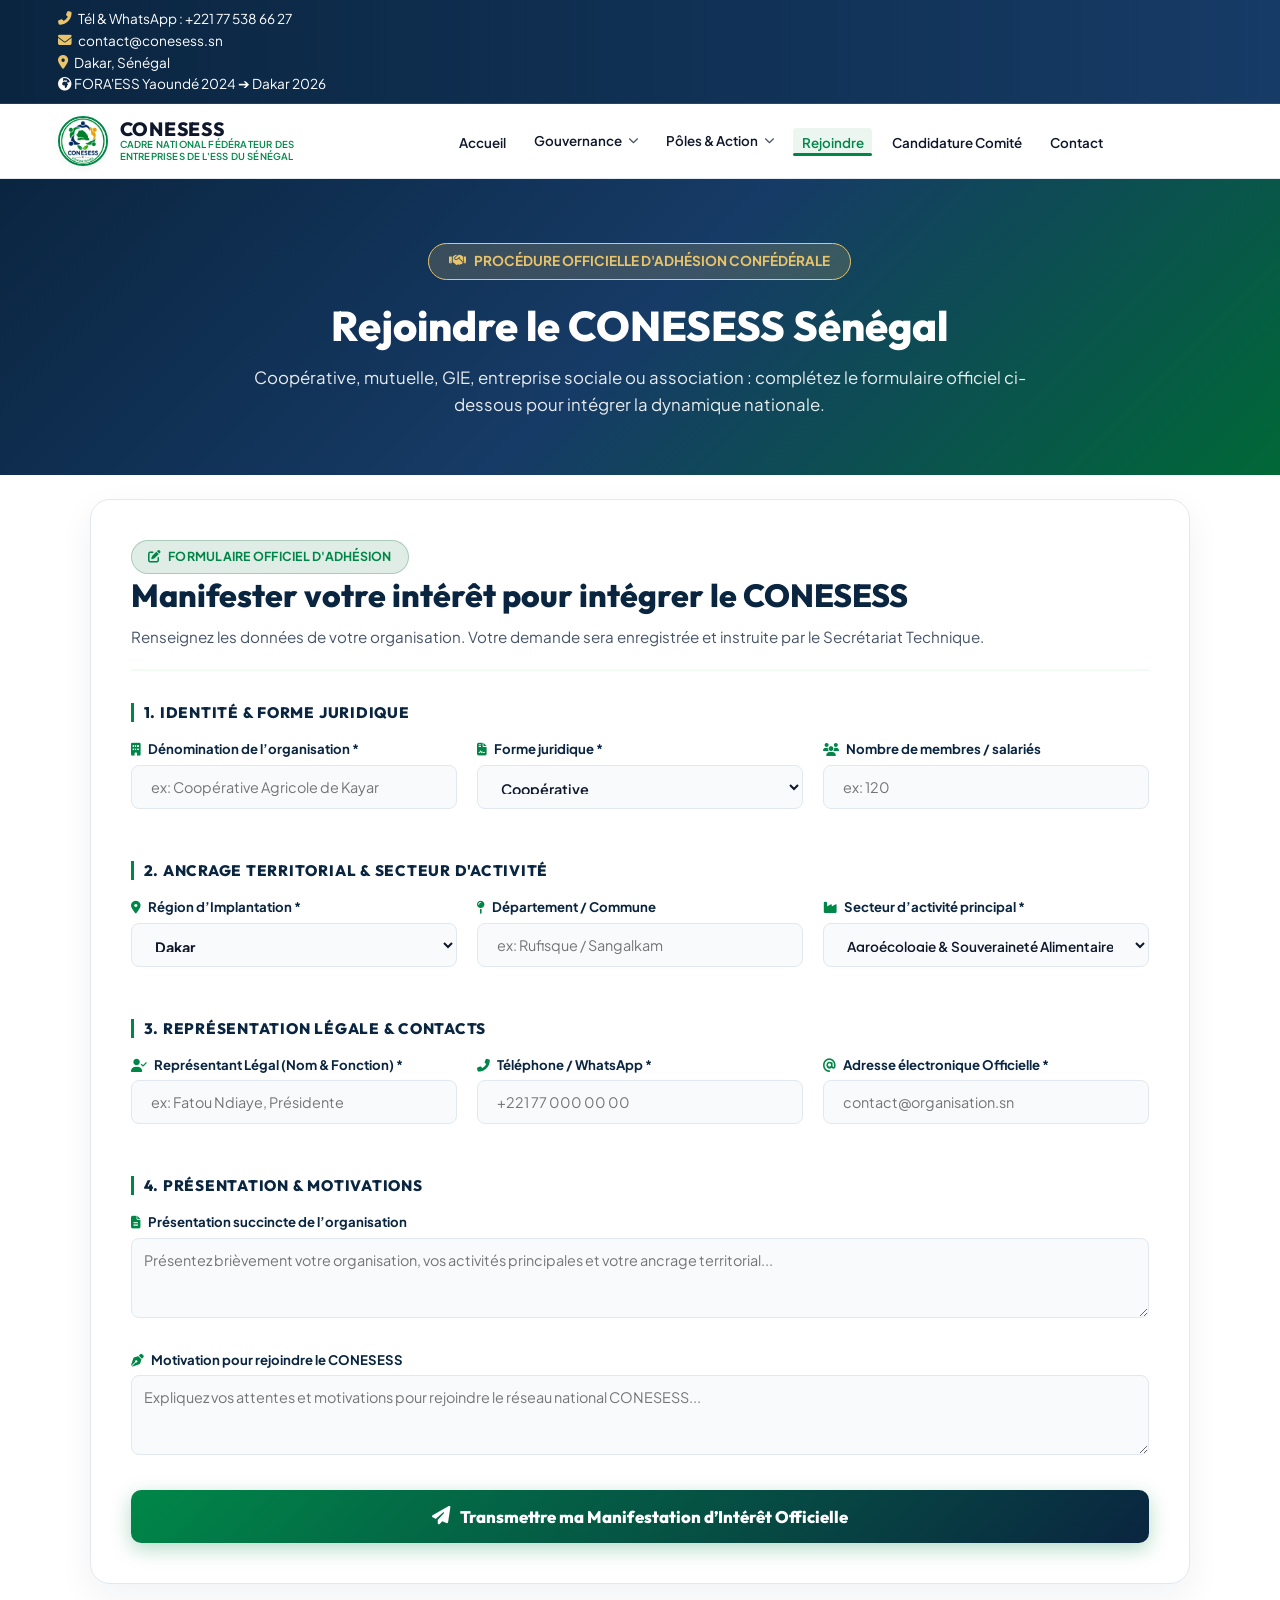
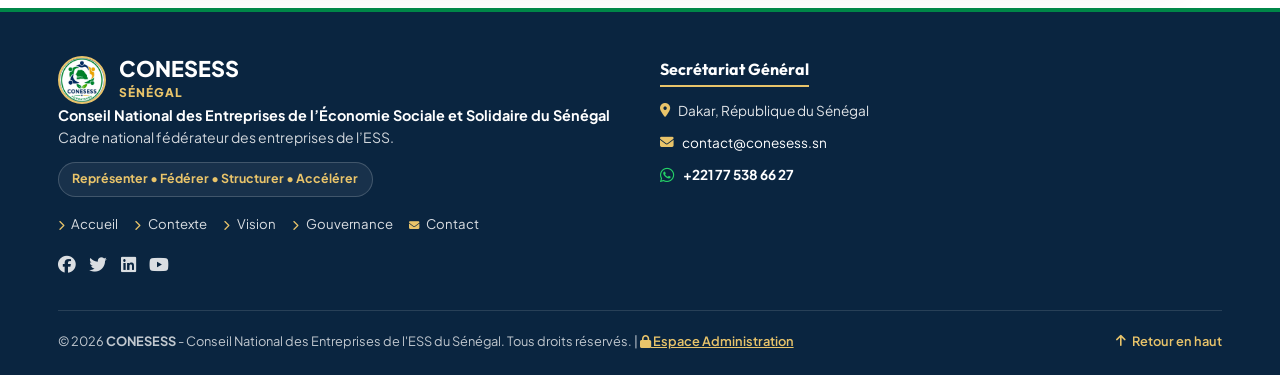
<file: adhesion.html>
<!DOCTYPE html>
<html lang="fr" data-theme="light">
<head>
  <meta charset="UTF-8">
  <meta name="viewport" content="width=device-width, initial-scale=1.0, maximum-scale=1.0, user-scalable=no, viewport-fit=cover">
  <title>Rejoindre le CONESESS - Adhésion & Manifestation d'Intérêt</title>
  <meta name="description" content="Manifester votre intérêt pour rejoindre le Conseil National des Entreprises de l'Économie Sociale et Solidaire du Sénégal (CONESESS). Formulaire officiel d'adhésion pour coopératives, GIE et mutuelles.">
  
  <!-- Google Fonts & Font Awesome Icons -->
  <link rel="preconnect" href="https://fonts.googleapis.com">
  <link rel="preconnect" href="https://fonts.gstatic.com" crossorigin>
  <link href="https://fonts.googleapis.com/css2?family=Outfit:wght@400;500;600;700;800&family=Plus+Jakarta+Sans:wght@400;500;600;700&display=swap" rel="stylesheet">
  <link rel="stylesheet" href="https://cdnjs.cloudflare.com/ajax/libs/font-awesome/6.4.0/css/all.min.css">
  
  <!-- Main Stylesheet -->
  <link rel="stylesheet" href="css/styles.css">
</head>
<body>

  <!-- TOP INFO BAR -->
  <div class="top-bar">
    <div class="container">
      <div class="top-bar-container">
        <div class="top-bar-info">
          <div class="top-bar-item">
            <i class="fas fa-phone-alt"></i>
            <span>Tél & WhatsApp : +221 77 538 66 27</span>
          </div>
          <div class="top-bar-item">
            <i class="fas fa-envelope"></i>
            <span>contact@conesess.sn</span>
          </div>
          <div class="top-bar-item">
            <i class="fas fa-map-marker-alt"></i>
            <span>Dakar, Sénégal</span>
          </div>
        </div>
        <div class="top-bar-info">
          <i class="fas fa-globe-africa"></i>
          <span>FORA'ESS Yaoundé 2024 ➔ Dakar 2026</span>
        </div>
      </div>
    </div>
  </div>

  <!-- MAIN STICKY HEADER -->
  <header class="main-header">
    <div class="container">
      <nav class="navbar">
        <a href="index.html" class="logo-brand">
          <img src="assets/images/logo.jpg" alt="Logo CONESESS" class="logo-img">
          <div class="logo-text">
            <span class="logo-title">CONESESS</span>
            <span class="logo-subtitle">CADRE NATIONAL FÉDÉRATEUR DES ENTREPRISES DE L'ESS DU SÉNÉGAL</span>
          </div>
        </a>

        <ul class="nav-menu">
          <li><a href="index.html#accueil" class="nav-link">Accueil</a></li>

          <!-- Dropdown 2: Gouvernance & Piliers -->
          <li class="nav-item-dropdown">
            <a href="index.html#gouvernance" class="nav-link dropdown-toggle">
              Gouvernance <i class="fas fa-chevron-down"></i>
            </a>
            <ul class="dropdown-menu">
              <li><a href="index.html#gouvernance" class="dropdown-item"><i class="fas fa-sitemap"></i> Gouvernance Souveraine</a></li>
              <li><a href="index.html#incubateur" class="dropdown-item"><i class="fas fa-rocket"></i> Incubateur IAN-ESS</a></li>
              <li><a href="index.html#observatoire" class="dropdown-item"><i class="fas fa-search"></i> Observatoire ON-ESS</a></li>
            </ul>
          </li>

          <!-- Dropdown 3: Pôles & Action -->
          <li class="nav-item-dropdown">
            <a href="index.html#poles" class="nav-link dropdown-toggle">
              Pôles & Action <i class="fas fa-chevron-down"></i>
            </a>
            <ul class="dropdown-menu">
              <li><a href="index.html#poles" class="dropdown-item"><i class="fas fa-th-large"></i> 4 Pôles Métiers</a></li>
              <li><a href="index.html#chaines-de-valeur" class="dropdown-item"><i class="fas fa-link"></i> Chaînes de Valeur</a></li>
              <li><a href="index.html#ecosysteme" class="dropdown-item"><i class="fas fa-handshake"></i> Écosystème & Partenariats</a></li>
              <li><a href="index.html#plaidoyer" class="dropdown-item"><i class="fas fa-balance-scale"></i> Plaidoyer avec l'État</a></li>
            </ul>
          </li>

          <li><a href="adhesion.html" class="nav-link active">Rejoindre</a></li>
          <li><a href="candidature.html" class="nav-link">Candidature Comité</a></li>
          <li><a href="contact.html" class="nav-link">Contact</a></li>
        </ul>

        <div class="nav-cta">
          <button class="mobile-toggle" aria-label="Toggle Menu">
            <i class="fas fa-bars"></i>
            <span>Menu</span>
          </button>
        </div>
      </nav>
    </div>
  </header>

  <!-- Modern Mobile Navigation Drawer Sheet -->
  <div class="mobile-nav-overlay" id="mobile-nav-overlay"></div>
  <aside class="mobile-nav-drawer" id="mobile-nav-drawer">
    <div class="mobile-drawer-header">
      <div class="mobile-drawer-brand">
        <img src="assets/images/logo.jpg" alt="Logo CONESESS" class="logo-img">
        <div>
          <strong style="color: #FFFFFF; font-size: 1.05rem; display: block;">CONESESS</strong>
          <small style="color: var(--accent-gold); font-size: 0.68rem;">Cadre National Fédérateur ESS Sénégal</small>
        </div>
      </div>
      <button class="mobile-drawer-close" id="mobile-drawer-close" aria-label="Fermer le menu">
        <i class="fas fa-times"></i>
      </button>
    </div>

    <div class="mobile-drawer-body">
      <nav class="mobile-drawer-links">
        <div class="mobile-drawer-section-title"><i class="fas fa-compass"></i> PRÉSENTATION & STRATÉGIE</div>
        <a href="index.html#accueil" class="mobile-nav-item"><i class="fas fa-home"></i> <span>Accueil</span></a>
        <div class="mobile-drawer-section-title"><i class="fas fa-sitemap"></i> GOUVERNANCE & PILIERS</div>
        <a href="index.html#gouvernance" class="mobile-nav-item"><i class="fas fa-sitemap"></i> <span>Gouvernance Souveraine</span></a>
        <a href="index.html#incubateur" class="mobile-nav-item"><i class="fas fa-rocket"></i> <span>Incubateur IAN-ESS</span></a>
        <a href="index.html#observatoire" class="mobile-nav-item"><i class="fas fa-search"></i> <span>Observatoire ON-ESS</span></a>

        <div class="mobile-drawer-section-title"><i class="fas fa-network-wired"></i> PÔLES & PARTENARIATS</div>
        <a href="index.html#poles" class="mobile-nav-item"><i class="fas fa-th-large"></i> <span>4 Pôles Métiers</span></a>
        <a href="index.html#chaines-de-valeur" class="mobile-nav-item"><i class="fas fa-link"></i> <span>Chaînes de Valeur</span></a>
        <a href="index.html#ecosysteme" class="mobile-nav-item"><i class="fas fa-handshake"></i> <span>Écosystème & Partenariats</span></a>
        <a href="index.html#plaidoyer" class="mobile-nav-item"><i class="fas fa-balance-scale"></i> <span>Plaidoyer avec l'État</span></a>

        <div class="mobile-drawer-section-title"><i class="fas fa-paper-plane"></i> FORMULAIRES & ACCÈS</div>
        <a href="adhesion.html" class="mobile-nav-item active"><i class="fas fa-id-card"></i> <span>Rejoindre le CONESESS</span></a>
        <a href="candidature.html" class="mobile-nav-item"><i class="fas fa-users-cog"></i> <span>Candidature Comité de Pilotage</span></a>
        <a href="contact.html" class="mobile-nav-item"><i class="fas fa-envelope"></i> <span>Contact Officiel</span></a>
        <a href="admin.html" class="mobile-nav-item" style="color: #E9C46A;"><i class="fas fa-lock"></i> <span>Espace Administration</span></a>
      </nav>
    </div>
  </aside>

  <!-- PAGE HERO HEADER (SIMPLIFIED & MINIMAL) -->
  <section class="hero-themed-section" style="padding: 4rem 0 3.5rem 0; background: linear-gradient(135deg, #0A2540 0%, #163B66 50%, #006837 100%); text-align: center;">
    <div class="container">
      <div style="max-width: 800px; margin: 0 auto;">
        <div style="background: rgba(233, 196, 106, 0.18); border: 1.5px solid #E9C46A; color: #E9C46A; padding: 0.4rem 1.25rem; border-radius: 30px; display: inline-flex; align-items: center; gap: 0.5rem; font-weight: 700; font-size: 0.85rem; margin-bottom: 1.25rem;">
          <i class="fas fa-handshake"></i> PROCÉDURE OFFICIELLE D'ADHÉSION CONFÉDÉRALE
        </div>
        <h1 style="font-size: 2.5rem; color: #FFFFFF; font-weight: 800; line-height: 1.25; margin-bottom: 0.85rem;">
          Rejoindre le CONESESS Sénégal
        </h1>
        <p style="color: rgba(255, 255, 255, 0.9); font-size: 1.05rem; line-height: 1.6; margin: 0;">
          Coopérative, mutuelle, GIE, entreprise sociale ou association : complétez le formulaire officiel ci-dessous pour intégrer la dynamique nationale.
        </p>
      </div>
    </div>
  </section>

  <!-- SECTION FORMULAIRE D'ADHÉSION STRUCTURÉ -->
  <section id="adhesion" class="section" style="background: var(--bg-surface); padding: 3rem 0 3.5rem 0;">
    <div class="container">
      <div style="background: #FFFFFF; padding: 2.5rem; border-radius: 20px; box-shadow: 0 12px 35px rgba(10, 37, 64, 0.06); border: 1px solid var(--border-light); max-width: 1100px; margin: 0 auto;" id="adhesion-card-container">
        
        <!-- Header du Formulaire -->
        <div style="margin-bottom: 2rem; border-bottom: 2px solid var(--accent-soft-green); padding-bottom: 1.25rem;">
          <span class="badge badge-green mb-2" style="font-size: 0.775rem; font-weight: 700;"><i class="fas fa-edit"></i> Formulaire Officiel d'Adhésion</span>
          <h2 style="font-size: 1.65rem; color: var(--primary-navy); margin-bottom: 0.4rem; font-weight: 800; line-height: 1.35;">
            Manifester votre intérêt pour intégrer le CONESESS
          </h2>
          <p style="color: var(--text-muted); font-size: 0.925rem; margin: 0; line-height: 1.55;">
            Renseignez les données de votre organisation. Votre demande sera enregistrée et instruite par le Secrétariat Technique.
          </p>
        </div>

        <!-- Message après envoi -->
        <div id="adhesion-success-msg" style="display: none; text-align: center; padding: 2.5rem 1.5rem; background: rgba(0, 104, 55, 0.04); border-radius: 16px; border: 1.5px solid rgba(0, 104, 55, 0.2);">
          <div style="width: 75px; height: 75px; border-radius: 50%; background: #E8F5E9; color: #006837; display: flex; align-items: center; justify-content: center; font-size: 2.5rem; margin: 0 auto 1.25rem auto;">
            <i class="fas fa-check-circle"></i>
          </div>
          <h3 style="color: var(--primary-green); font-size: 1.7rem; margin-bottom: 0.5rem; font-weight: 800;">Votre demande a bien été transmise.</h3>
          <p style="font-size: 0.9rem; color: #B45309; font-weight: 800; margin-bottom: 1.25rem;">
            Référence de suivi : <span id="adhesion-ref-num">CONESESS-2026-8942</span>
          </p>
          <p style="color: var(--primary-navy); max-width: 650px; margin: 0 auto 1rem auto; font-size: 0.975rem; line-height: 1.6; font-weight: 600;">
            Le Secrétariat technique du Comité d’initiative examinera les informations communiquées et prendra contact avec votre organisation.
          </p>
          <p style="color: var(--text-muted); max-width: 650px; margin: 0 auto 1.75rem auto; font-size: 0.875rem; line-height: 1.55;">
            L’admission définitive comme membre du CONESESS s’effectuera conformément aux statuts et aux procédures d’adhésion adoptés par les instances.
          </p>
          <button class="btn btn-outline" onclick="resetAdhesionForm()" style="border: 2px solid var(--primary-green); color: var(--primary-green); font-weight: 800; padding: 0.75rem 1.75rem; border-radius: 30px;"><i class="fas fa-plus-circle"></i> Transmettre une autre manifestation d'intérêt</button>
        </div>

        <!-- Formulaire principal -->
        <form id="form-main-adhesion">
          
          <!-- BLOC 1: IDENTITÉ DE L'ORGANISATION -->
          <div style="margin-bottom: 1.75rem;">
            <h4 style="font-size: 0.95rem; color: var(--primary-navy); font-weight: 800; text-transform: uppercase; letter-spacing: 0.05em; margin-bottom: 1rem; border-left: 3px solid var(--primary-green); padding-left: 0.6rem;">
              1. Identité & Forme Juridique
            </h4>

            <div style="display: grid; grid-template-columns: repeat(auto-fit, minmax(260px, 1fr)); gap: 1.25rem; margin-bottom: 1rem;">
              
              <div class="wizard-form-group">
                <label style="font-size: 0.825rem; font-weight: 700; color: var(--primary-navy); margin-bottom: 0.35rem; display: block;"><i class="fas fa-building" style="color: var(--primary-green); font-size: 0.8rem; margin-right: 0.3rem;"></i> Dénomination de l’organisation *</label>
                <input type="text" class="wizard-form-control" required placeholder="ex: Coopérative Agricole de Kayar" id="adh-name" style="height: 44px; font-size: 0.9rem; border-radius: 8px; border: 1.5px solid var(--border-light);">
              </div>

              <div class="wizard-form-group">
                <label style="font-size: 0.825rem; font-weight: 700; color: var(--primary-navy); margin-bottom: 0.35rem; display: block;"><i class="fas fa-file-contract" style="color: var(--primary-green); font-size: 0.8rem; margin-right: 0.3rem;"></i> Forme juridique *</label>
                <select class="wizard-form-control" required id="adh-type" style="height: 44px; font-size: 0.9rem; border-radius: 8px; border: 1.5px solid var(--border-light); font-weight: 600;">
                  <option>Coopérative</option>
                  <option>Mutuelle</option>
                  <option>Groupement d'Intérêt Économique (GIE)</option>
                  <option>Entreprise sociale</option>
                  <option value="autre">Autre (à préciser)</option>
                </select>
              </div>

              <div class="wizard-form-group">
                <label style="font-size: 0.825rem; font-weight: 700; color: var(--primary-navy); margin-bottom: 0.35rem; display: block;"><i class="fas fa-users" style="color: var(--primary-green); font-size: 0.8rem; margin-right: 0.3rem;"></i> Nombre de membres / salariés</label>
                <input type="number" class="wizard-form-control" id="adh-members" placeholder="ex: 120" style="height: 44px; font-size: 0.9rem; border-radius: 8px; border: 1.5px solid var(--border-light);">
              </div>

            </div>

            <div class="wizard-form-group mb-2" id="adh-type-other-group" style="display: none;">
              <label style="color: var(--primary-green); font-weight: 700; font-size: 0.825rem;">Précisez la forme juridique *</label>
              <input type="text" class="wizard-form-control" id="adh-type-other-input" placeholder="ex: Fondation, Association, Waqf..." style="height: 44px; font-size: 0.9rem; border-radius: 8px;">
            </div>
          </div>

          <!-- BLOC 2: ANCRAGE TERRITORIAL & SECTEUR -->
          <div style="margin-bottom: 1.75rem;">
            <h4 style="font-size: 0.95rem; color: var(--primary-navy); font-weight: 800; text-transform: uppercase; letter-spacing: 0.05em; margin-bottom: 1rem; border-left: 3px solid var(--primary-green); padding-left: 0.6rem;">
              2. Ancrage Territorial & Secteur d'Activité
            </h4>

            <div style="display: grid; grid-template-columns: repeat(auto-fit, minmax(240px, 1fr)); gap: 1.25rem;">
              <div class="wizard-form-group">
                <label style="font-size: 0.825rem; font-weight: 700; color: var(--primary-navy); margin-bottom: 0.35rem; display: block;"><i class="fas fa-map-marker-alt" style="color: var(--primary-green); font-size: 0.8rem; margin-right: 0.3rem;"></i> Région d’Implantation *</label>
                <select class="wizard-form-control" required id="adh-region" style="height: 44px; font-size: 0.9rem; border-radius: 8px; border: 1.5px solid var(--border-light); font-weight: 700;">
                  <option>Dakar</option><option>Thiès</option><option>Saint-Louis</option>
                  <option>Fatick</option><option>Kaolack</option><option>Ziguinchor</option>
                  <option>Kolda</option><option>Tambacounda</option><option>Matam</option>
                  <option>Kaffrine</option><option>Kedougou</option><option>Sédhiou</option>
                  <option>Louga</option><option>Diourbel</option>
                </select>
              </div>

              <div class="wizard-form-group">
                <label style="font-size: 0.825rem; font-weight: 700; color: var(--primary-navy); margin-bottom: 0.35rem; display: block;"><i class="fas fa-map-pin" style="color: var(--primary-green); font-size: 0.8rem; margin-right: 0.3rem;"></i> Département / Commune</label>
                <input type="text" class="wizard-form-control" id="adh-dept" placeholder="ex: Rufisque / Sangalkam" style="height: 44px; font-size: 0.9rem; border-radius: 8px; border: 1.5px solid var(--border-light);">
              </div>

              <div class="wizard-form-group">
                <label style="font-size: 0.825rem; font-weight: 700; color: var(--primary-navy); margin-bottom: 0.35rem; display: block;"><i class="fas fa-industry" style="color: var(--primary-green); font-size: 0.8rem; margin-right: 0.3rem;"></i> Secteur d’activité principal *</label>
                <select class="wizard-form-control" required id="adh-sector" style="height: 44px; font-size: 0.85rem; border-radius: 8px; border: 1.5px solid var(--border-light); font-weight: 600;">
                  <option>Agroécologie & Souveraineté Alimentaire</option>
                  <option>Finance inclusive, Mutuelles & SFD</option>
                  <option>Artisanat, Énergie & Économie Circulaire</option>
                  <option>Services, Numérique & Éducation</option>
                  <option>Autre secteur d'activité</option>
                </select>
              </div>
            </div>
          </div>

          <!-- BLOC 3: REPRÉSENTANT & CONTACTS -->
          <div style="margin-bottom: 1.75rem;">
            <h4 style="font-size: 0.95rem; color: var(--primary-navy); font-weight: 800; text-transform: uppercase; letter-spacing: 0.05em; margin-bottom: 1rem; border-left: 3px solid var(--primary-green); padding-left: 0.6rem;">
              3. Représentation Légale & Contacts
            </h4>

            <div style="display: grid; grid-template-columns: repeat(auto-fit, minmax(240px, 1fr)); gap: 1.25rem;">
              <div class="wizard-form-group">
                <label style="font-size: 0.825rem; font-weight: 700; color: var(--primary-navy); margin-bottom: 0.35rem; display: block;"><i class="fas fa-user-check" style="color: var(--primary-green); font-size: 0.8rem; margin-right: 0.3rem;"></i> Représentant Légal (Nom & Fonction) *</label>
                <input type="text" class="wizard-form-control" required placeholder="ex: Fatou Ndiaye, Présidente" id="adh-rep" style="height: 44px; font-size: 0.9rem; border-radius: 8px; border: 1.5px solid var(--border-light);">
              </div>

              <div class="wizard-form-group">
                <label style="font-size: 0.825rem; font-weight: 700; color: var(--primary-navy); margin-bottom: 0.35rem; display: block;"><i class="fas fa-phone-alt" style="color: var(--primary-green); font-size: 0.8rem; margin-right: 0.3rem;"></i> Téléphone / WhatsApp *</label>
                <input type="tel" class="wizard-form-control" required placeholder="+221 77 000 00 00" id="adh-phone" style="height: 44px; font-size: 0.9rem; border-radius: 8px; border: 1.5px solid var(--border-light);">
              </div>

              <div class="wizard-form-group">
                <label style="font-size: 0.825rem; font-weight: 700; color: var(--primary-navy); margin-bottom: 0.35rem; display: block;"><i class="fas fa-at" style="color: var(--primary-green); font-size: 0.8rem; margin-right: 0.3rem;"></i> Adresse électronique Officielle *</label>
                <input type="email" class="wizard-form-control" required placeholder="contact@organisation.sn" id="adh-email" style="height: 44px; font-size: 0.9rem; border-radius: 8px; border: 1.5px solid var(--border-light);">
              </div>
            </div>
          </div>

          <!-- BLOC 4: PRÉSENTATION & MOTIVATION -->
          <div style="margin-bottom: 1.75rem;">
            <h4 style="font-size: 0.95rem; color: var(--primary-navy); font-weight: 800; text-transform: uppercase; letter-spacing: 0.05em; margin-bottom: 1rem; border-left: 3px solid var(--primary-green); padding-left: 0.6rem;">
              4. Présentation & Motivations
            </h4>

            <div class="wizard-form-group mb-3">
              <label style="font-size: 0.825rem; font-weight: 700; color: var(--primary-navy); margin-bottom: 0.35rem; display: block;"><i class="fas fa-file-alt" style="color: var(--primary-green); font-size: 0.8rem; margin-right: 0.3rem;"></i> Présentation succincte de l’organisation</label>
              <textarea class="wizard-form-control" rows="3" id="adh-desc" placeholder="Présentez brièvement votre organisation, vos activités principales et votre ancrage territorial..." style="font-size: 0.9rem; border-radius: 8px; border: 1.5px solid var(--border-light); padding: 0.75rem;"></textarea>
            </div>

            <div class="wizard-form-group mb-4">
              <label style="font-size: 0.825rem; font-weight: 700; color: var(--primary-navy); margin-bottom: 0.35rem; display: block;"><i class="fas fa-pen-nib" style="color: var(--primary-green); font-size: 0.8rem; margin-right: 0.3rem;"></i> Motivation pour rejoindre le CONESESS</label>
              <textarea class="wizard-form-control" rows="3" id="adh-motivation" placeholder="Expliquez vos attentes et motivations pour rejoindre le réseau national CONESESS..." style="font-size: 0.9rem; border-radius: 8px; border: 1.5px solid var(--border-light); padding: 0.75rem;"></textarea>
            </div>
          </div>

          <button type="submit" class="btn btn-primary" style="width: 100%; padding: 1rem; font-size: 1.05rem; font-weight: 800; background: linear-gradient(135deg, #008748 0%, #0A2540 100%); color: #FFFFFF; border: none; border-radius: 10px; cursor: pointer; display: flex; align-items: center; justify-content: center; gap: 0.6rem; box-shadow: 0 6px 20px rgba(0, 135, 72, 0.3);">
            <i class="fas fa-paper-plane" style="font-size: 1.15rem;"></i> Transmettre ma Manifestation d’Intérêt Officielle
          </button>
        </form>

      </div>
    </div>
  </section>

  <!-- MODAL DE CONFIRMATION DE TRANSMISSION (SUCCÈS SOUMISSION) -->
  <div id="modal-submission-success" class="modal-overlay">
    <div class="modal-card" style="max-width: 650px; text-align: center; padding: 2.5rem 1.75rem; border-radius: 24px;">
      <button class="modal-close" onclick="closeSubmissionSuccessModal()">&times;</button>
      <div style="width: 75px; height: 75px; border-radius: 50%; background: #E8F5E9; color: #006837; display: flex; align-items: center; justify-content: center; font-size: 2.5rem; margin: 0 auto 1.25rem auto;">
        <i class="fas fa-check-circle"></i>
      </div>
      <h3 style="color: #006837; font-size: 1.6rem; margin-bottom: 0.5rem; font-weight: 800;">Votre demande a bien été transmise.</h3>
      <p style="font-size: 0.9rem; color: #B45309; font-weight: 700; margin-bottom: 1.25rem;">
        Référence de suivi : <span id="success-modal-ref-num">CONESESS-2026-8942</span>
      </p>
      <p style="color: #0A2540; max-width: 580px; margin: 0 auto 1rem auto; font-size: 0.95rem; line-height: 1.6; font-weight: 500;">
        Le Secrétariat technique du Comité d’initiative examinera les informations communiquées et prendra contact avec votre organisation.
      </p>
      <p style="color: #555555; max-width: 580px; margin: 0 auto 1.75rem auto; font-size: 0.875rem; line-height: 1.55;">
        L’admission définitive comme membre du CONESESS s’effectuera conformément aux statuts et aux procédures d’adhésion adoptés par les instances.
      </p>
      <button class="btn btn-primary" onclick="closeSubmissionSuccessModal()" style="background: #006837; color: #FFFFFF; padding: 0.75rem 2.25rem; border-radius: 30px; font-weight: 700; border: none; font-size: 0.95rem;">
        <i class="fas fa-check"></i> Compris & Fermer
      </button>
    </div>
  </div>

  <!-- FOOTER -->
  <footer class="footer" style="background: var(--primary-navy); color: #FFFFFF; padding: 2.75rem 0 1.5rem 0; border-top: 4px solid var(--primary-green); overflow-x: hidden;">
    <div class="container" style="max-width: 1200px; padding-left: 1.25rem; padding-right: 1.25rem;">

      <!-- Main Footer Grid (2 Columns Desktop / 1 Column Mobile) -->
      <div class="footer-grid" style="display: grid; grid-template-columns: repeat(auto-fit, minmax(280px, 1fr)); gap: 2.5rem; justify-content: space-between; margin-bottom: 2rem;">
        
        <!-- Brand & Navigation Col -->
        <div class="footer-col-brand" style="max-width: 100%;">
          <div class="logo-brand mb-3" style="display: flex; align-items: center; gap: 0.85rem;">
            <img src="assets/images/logo.jpg" alt="CONESESS Logo" style="width: 48px; height: 48px; border-radius: 50%; border: 2px solid var(--accent-gold); flex-shrink: 0;">
            <div>
              <span style="color: #FFFFFF; font-size: 1.35rem; font-weight: 800; display: block; line-height: 1.1;">CONESESS</span>
              <span style="color: #E9C46A; font-size: 0.75rem; font-weight: 800; letter-spacing: 0.08em; display: block; margin-top: 0.15rem;">SÉNÉGAL</span>
            </div>
          </div>
          
          <p style="font-size: 0.875rem; line-height: 1.55; color: rgba(255, 255, 255, 0.92); margin-bottom: 0.85rem;" class="footer-brand-desc">
            <strong style="color: #FFFFFF; font-size: 0.9rem;">Conseil National des Entreprises de l’Économie Sociale et Solidaire du Sénégal</strong><br>
            <span style="color: rgba(255, 255, 255, 0.82);">Cadre national fédérateur des entreprises de l’ESS.</span>
          </p>

          <div class="footer-motto-pill mb-3" style="background: rgba(255, 255, 255, 0.06); border: 1px solid rgba(255, 255, 255, 0.18); padding: 0.4rem 0.85rem; border-radius: 30px; display: inline-flex; align-items: center; gap: 0.4rem; color: #E9C46A; font-weight: 700; font-size: 0.775rem;">
            Représenter • Fédérer • Structurer • Accélérer
          </div>

          <div style="margin-bottom: 1rem;">
            <ul style="list-style: none; padding: 0; margin: 0; display: flex; flex-wrap: wrap; gap: 0.6rem 1rem; font-size: 0.825rem;">
              <li><a href="index.html#accueil" style="color: rgba(255,255,255,0.85); text-decoration: none;"><i class="fas fa-chevron-right" style="color: #E9C46A; font-size: 0.65rem; margin-right: 0.3rem;"></i> Accueil</a></li>
              <li><a href="index.html#contexte" style="color: rgba(255,255,255,0.85); text-decoration: none;"><i class="fas fa-chevron-right" style="color: #E9C46A; font-size: 0.65rem; margin-right: 0.3rem;"></i> Contexte</a></li>
              <li><a href="index.html#vision" style="color: rgba(255,255,255,0.85); text-decoration: none;"><i class="fas fa-chevron-right" style="color: #E9C46A; font-size: 0.65rem; margin-right: 0.3rem;"></i> Vision</a></li>
              <li><a href="index.html#gouvernance" style="color: rgba(255,255,255,0.85); text-decoration: none;"><i class="fas fa-chevron-right" style="color: #E9C46A; font-size: 0.65rem; margin-right: 0.3rem;"></i> Gouvernance</a></li>
              <li><a href="contact.html" style="color: rgba(255,255,255,0.85); text-decoration: none;"><i class="fas fa-envelope" style="color: #E9C46A; font-size: 0.65rem; margin-right: 0.3rem;"></i> Contact</a></li>
            </ul>
          </div>

          <div style="display: flex; gap: 0.85rem; margin-top: 0.5rem;" class="footer-social-links">
            <a href="#" style="color: #FFFFFF; font-size: 1.1rem; opacity: 0.85; transition: opacity 0.2s;" aria-label="Facebook"><i class="fab fa-facebook"></i></a>
            <a href="#" style="color: #FFFFFF; font-size: 1.1rem; opacity: 0.85; transition: opacity 0.2s;" aria-label="Twitter"><i class="fab fa-twitter"></i></a>
            <a href="#" style="color: #FFFFFF; font-size: 1.1rem; opacity: 0.85; transition: opacity 0.2s;" aria-label="LinkedIn"><i class="fab fa-linkedin"></i></a>
            <a href="#" style="color: #FFFFFF; font-size: 1.1rem; opacity: 0.85; transition: opacity 0.2s;" aria-label="YouTube"><i class="fab fa-youtube"></i></a>
          </div>
        </div>

        <!-- Contact Direct Column -->
        <div class="footer-col-contact" style="max-width: 100%;">
          <h4 style="color: #FFFFFF; font-size: 1rem; font-weight: 700; margin-bottom: 0.85rem; border-bottom: 2px solid #E9C46A; padding-bottom: 0.35rem; display: inline-block;">Secrétariat Général</h4>
          <p style="font-size: 0.85rem; color: rgba(255,255,255,0.88); margin-bottom: 0.65rem; display: flex; align-items: center; gap: 0.5rem;">
            <i class="fas fa-map-marker-alt" style="color: #E9C46A;"></i> Dakar, République du Sénégal
          </p>
          <p style="font-size: 0.85rem; color: rgba(255,255,255,0.88); margin-bottom: 0.65rem; display: flex; align-items: center; gap: 0.5rem;">
            <i class="fas fa-envelope" style="color: #E9C46A;"></i> <a href="mailto:contact@conesess.sn" style="color: #FFFFFF; text-decoration: none;">contact@conesess.sn</a>
          </p>
          <p style="font-size: 0.85rem; color: rgba(255,255,255,0.88); margin-bottom: 0.85rem; display: flex; align-items: center; gap: 0.5rem;">
            <i class="fab fa-whatsapp" style="color: #25D366; font-size: 1.05rem;"></i> <a href="https://wa.me/221775386627" target="_blank" style="color: #FFFFFF; text-decoration: none; font-weight: 700;">+221 77 538 66 27</a>
          </p>
        </div>

      </div>

      <!-- Footer Sub-Bottom -->
      <div class="footer-bottom" style="border-top: 1px solid rgba(255, 255, 255, 0.12); padding-top: 1.25rem; display: flex; flex-wrap: wrap; justify-content: space-between; align-items: center; gap: 1rem; font-size: 0.8rem; color: rgba(255, 255, 255, 0.75);">
        <p style="margin: 0;">
          &copy; 2026 <strong>CONESESS</strong> - Conseil National des Entreprises de l'ESS du Sénégal. Tous droits réservés. | <a href="admin.html" style="color: #E9C46A; font-weight: 600; text-decoration: underline;"><i class="fas fa-lock"></i> Espace Administration</a>
        </p>
        <a href="#" style="margin: 0; color: #E9C46A; font-weight: 600; display: flex; align-items: center; gap: 0.4rem;">
          <i class="fas fa-arrow-up"></i> Retour en haut
        </a>
      </div>
    </div>
  </footer>



  <!-- TOAST CONTAINER -->
  <div id="toast-container" class="toast-container"></div>

  <!-- JavaScript -->
  <script src="js/app.js"></script>
</body>
</html>
</file>
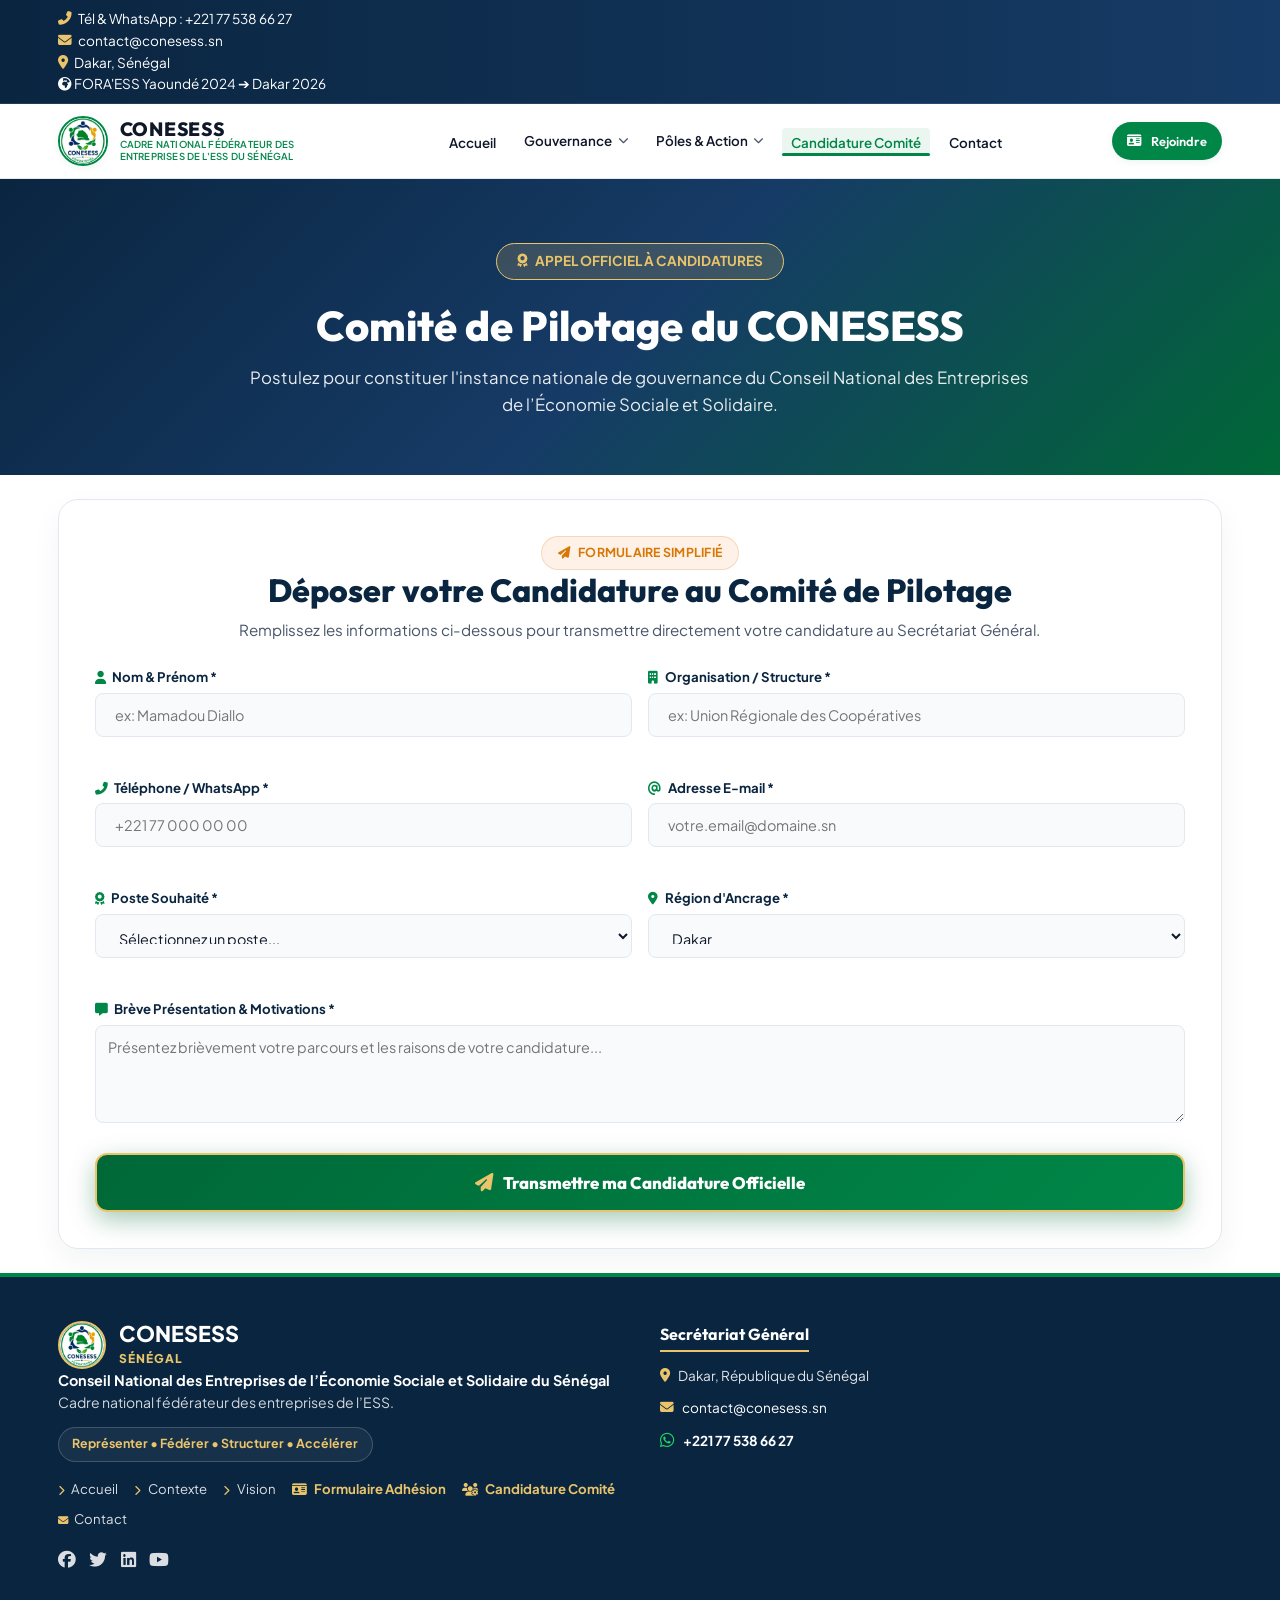
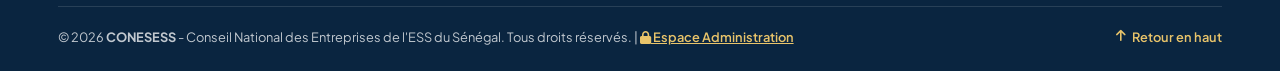
<file: candidature.html>
<!DOCTYPE html>
<html lang="fr" data-theme="light">
<head>
  <meta charset="UTF-8">
  <meta name="viewport" content="width=device-width, initial-scale=1.0, maximum-scale=1.0, user-scalable=no, viewport-fit=cover">
  <title>Appel à Candidatures - Comité de Pilotage | CONESESS Sénégal</title>
  <meta name="description" content="Appel officiel à candidatures pour le Comité de Pilotage du Conseil National des Entreprises de l'Économie Sociale et Solidaire du Sénégal (CONESESS). Formulaire de candidature pour les 7 postes de gouvernance.">
  
  <!-- Google Fonts & Font Awesome Icons -->
  <link rel="preconnect" href="https://fonts.googleapis.com">
  <link rel="preconnect" href="https://fonts.gstatic.com" crossorigin>
  <link href="https://fonts.googleapis.com/css2?family=Outfit:wght@400;500;600;700;800&family=Plus+Jakarta+Sans:wght@400;500;600;700&display=swap" rel="stylesheet">
  <link rel="stylesheet" href="https://cdnjs.cloudflare.com/ajax/libs/font-awesome/6.4.0/css/all.min.css">
  
  <!-- Main Stylesheet -->
  <link rel="stylesheet" href="css/styles.css">
</head>
<body>

  <!-- TOP INFO BAR -->
  <div class="top-bar">
    <div class="container">
      <div class="top-bar-container">
        <div class="top-bar-info">
          <div class="top-bar-item">
            <i class="fas fa-phone-alt"></i>
            <span>Tél & WhatsApp : +221 77 538 66 27</span>
          </div>
          <div class="top-bar-item">
            <i class="fas fa-envelope"></i>
            <span>contact@conesess.sn</span>
          </div>
          <div class="top-bar-item">
            <i class="fas fa-map-marker-alt"></i>
            <span>Dakar, Sénégal</span>
          </div>
        </div>
        <div class="top-bar-info">
          <i class="fas fa-globe-africa"></i>
          <span>FORA'ESS Yaoundé 2024 ➔ Dakar 2026</span>
        </div>
      </div>
    </div>
  </div>

  <!-- MAIN STICKY HEADER -->
  <header class="main-header">
    <div class="container">
      <nav class="navbar">
        <a href="index.html" class="logo-brand">
          <img src="assets/images/logo.jpg" alt="Logo CONESESS" class="logo-img">
          <div class="logo-text">
            <span class="logo-title">CONESESS</span>
            <span class="logo-subtitle">CADRE NATIONAL FÉDÉRATEUR DES ENTREPRISES DE L'ESS DU SÉNÉGAL</span>
          </div>
        </a>

        <ul class="nav-menu">
          <li><a href="index.html#accueil" class="nav-link">Accueil</a></li>

          <!-- Dropdown 2: Gouvernance & Piliers -->
          <li class="nav-item-dropdown">
            <a href="index.html#gouvernance" class="nav-link dropdown-toggle">
              Gouvernance <i class="fas fa-chevron-down"></i>
            </a>
            <ul class="dropdown-menu">
              <li><a href="index.html#gouvernance" class="dropdown-item"><i class="fas fa-sitemap"></i> Gouvernance Souveraine</a></li>
              <li><a href="index.html#incubateur" class="dropdown-item"><i class="fas fa-rocket"></i> Incubateur IAN-ESS</a></li>
              <li><a href="index.html#observatoire" class="dropdown-item"><i class="fas fa-search"></i> Observatoire ON-ESS</a></li>
            </ul>
          </li>

          <!-- Dropdown 3: Pôles & Action -->
          <li class="nav-item-dropdown">
            <a href="index.html#poles" class="nav-link dropdown-toggle">
              Pôles & Action <i class="fas fa-chevron-down"></i>
            </a>
            <ul class="dropdown-menu">
              <li><a href="index.html#poles" class="dropdown-item"><i class="fas fa-th-large"></i> 4 Pôles Métiers</a></li>
              <li><a href="index.html#chaines-de-valeur" class="dropdown-item"><i class="fas fa-link"></i> Chaînes de Valeur</a></li>
              <li><a href="index.html#ecosysteme" class="dropdown-item"><i class="fas fa-handshake"></i> Écosystème & Partenariats</a></li>
              <li><a href="index.html#plaidoyer" class="dropdown-item"><i class="fas fa-balance-scale"></i> Plaidoyer avec l'État</a></li>
            </ul>
          </li>

          <li><a href="candidature.html" class="nav-link active">Candidature Comité</a></li>
          <li><a href="contact.html" class="nav-link">Contact</a></li>
        </ul>

        <div class="nav-cta">
          <a href="adhesion.html" class="btn btn-primary btn-sm nav-cta-join desktop-only-btn">
            <i class="fas fa-id-card"></i> Rejoindre
          </a>
          <button class="mobile-toggle" aria-label="Toggle Menu">
            <i class="fas fa-bars"></i>
            <span>Menu</span>
          </button>
        </div>
      </nav>
    </div>
  </header>

  <!-- Modern Mobile Navigation Drawer Sheet -->
  <div class="mobile-nav-overlay" id="mobile-nav-overlay"></div>
  <aside class="mobile-nav-drawer" id="mobile-nav-drawer">
    <div class="mobile-drawer-header">
      <div class="mobile-drawer-brand">
        <img src="assets/images/logo.jpg" alt="Logo CONESESS" class="logo-img">
        <div>
          <strong style="color: #FFFFFF; font-size: 1.05rem; display: block;">CONESESS</strong>
          <small style="color: var(--accent-gold); font-size: 0.68rem;">Cadre National Fédérateur ESS Sénégal</small>
        </div>
      </div>
      <button class="mobile-drawer-close" id="mobile-drawer-close" aria-label="Fermer le menu">
        <i class="fas fa-times"></i>
      </button>
    </div>

    <div class="mobile-drawer-body">
      <nav class="mobile-drawer-links">
        <div class="mobile-drawer-section-title"><i class="fas fa-compass"></i> PRÉSENTATION & STRATÉGIE</div>
        <a href="index.html#accueil" class="mobile-nav-item"><i class="fas fa-home"></i> <span>Accueil</span></a>
        <div class="mobile-drawer-section-title"><i class="fas fa-sitemap"></i> GOUVERNANCE & PILIERS</div>
        <a href="index.html#gouvernance" class="mobile-nav-item"><i class="fas fa-sitemap"></i> <span>Gouvernance Souveraine</span></a>
        <a href="index.html#incubateur" class="mobile-nav-item"><i class="fas fa-rocket"></i> <span>Incubateur IAN-ESS</span></a>
        <a href="index.html#observatoire" class="mobile-nav-item"><i class="fas fa-search"></i> <span>Observatoire ON-ESS</span></a>

        <div class="mobile-drawer-section-title"><i class="fas fa-network-wired"></i> PÔLES & PARTENARIATS</div>
        <a href="index.html#poles" class="mobile-nav-item"><i class="fas fa-th-large"></i> <span>4 Pôles Métiers</span></a>
        <a href="index.html#chaines-de-valeur" class="mobile-nav-item"><i class="fas fa-link"></i> <span>Chaînes de Valeur</span></a>
        <a href="index.html#ecosysteme" class="mobile-nav-item"><i class="fas fa-handshake"></i> <span>Écosystème & Partenariats</span></a>
        <a href="index.html#plaidoyer" class="mobile-nav-item"><i class="fas fa-balance-scale"></i> <span>Plaidoyer avec l'État</span></a>

        <div class="mobile-drawer-section-title"><i class="fas fa-paper-plane"></i> FORMULAIRES & ACCÈS</div>
        <a href="adhesion.html" class="mobile-nav-item"><i class="fas fa-id-card"></i> <span>Rejoindre le CONESESS</span></a>
        <a href="candidature.html" class="mobile-nav-item active"><i class="fas fa-users-cog"></i> <span>Candidature Comité de Pilotage</span></a>
        <a href="contact.html" class="mobile-nav-item"><i class="fas fa-envelope"></i> <span>Contact Officiel</span></a>
        <a href="admin.html" class="mobile-nav-item" style="color: #E9C46A;"><i class="fas fa-lock"></i> <span>Espace Administration</span></a>
      </nav>
    </div>
  </aside>

  <!-- PAGE HERO HEADER (SIMPLIFIED & MINIMAL) -->
  <section class="hero-themed-section" style="padding: 4rem 0 3.5rem 0; background: linear-gradient(135deg, #0A2540 0%, #163B66 50%, #006837 100%); text-align: center;">
    <div class="container">
      <div style="max-width: 800px; margin: 0 auto;">
        <div style="background: rgba(233, 196, 106, 0.18); border: 1.5px solid #E9C46A; color: #E9C46A; padding: 0.4rem 1.25rem; border-radius: 30px; display: inline-flex; align-items: center; gap: 0.5rem; font-weight: 700; font-size: 0.85rem; margin-bottom: 1.25rem;">
          <i class="fas fa-award"></i> APPEL OFFICIEL À CANDIDATURES
        </div>
        <h1 style="font-size: 2.5rem; color: #FFFFFF; font-weight: 800; line-height: 1.25; margin-bottom: 0.85rem;">
          Comité de Pilotage du CONESESS
        </h1>
        <p style="color: rgba(255, 255, 255, 0.9); font-size: 1.05rem; line-height: 1.6; margin: 0;">
          Postulez pour constituer l'instance nationale de gouvernance du Conseil National des Entreprises de l’Économie Sociale et Solidaire.
        </p>
      </div>
    </div>
  </section>

  <!-- MAIN CANDIDATURE CONTENT (FORMULAIRE OFFICIEL PRESERVED & CENTERED) -->
  <section class="section" style="background: var(--bg-surface); padding: 3rem 0 3.5rem 0;">
    <div class="container">
      
             <!-- FORMULAIRE DE CANDIDATURE ULTRA SIMPLIFIÉ ET DIRECT -->
        <div id="candidature-comite" style="background: #FFFFFF; padding: 2.25rem; border-radius: 20px; border: 1.5px solid var(--border-light); box-shadow: 0 12px 30px rgba(10, 37, 64, 0.05);">
          
          <div style="margin-bottom: 1.5rem; text-align: center;">
            <span class="badge badge-gold mb-2" style="font-size: 0.775rem; font-weight: 700;"><i class="fas fa-paper-plane"></i> Formulaire Simplifié</span>
            <h2 style="font-size: 1.6rem; color: var(--primary-navy); font-weight: 800; margin-bottom: 0.35rem;">
              Déposer votre Candidature au Comité de Pilotage
            </h2>
            <p style="font-size: 0.875rem; color: var(--text-muted); margin: 0; line-height: 1.5;">
              Remplissez les informations ci-dessous pour transmettre directement votre candidature au Secrétariat Général.
            </p>
          </div>

          <form id="form-steering-committee-candidate">
            
            <div style="display: grid; grid-template-columns: repeat(auto-fit, minmax(220px, 1fr)); gap: 1rem; margin-bottom: 1rem;">
              <div class="wizard-form-group">
                <label style="font-size: 0.825rem; font-weight: 700; color: var(--primary-navy); margin-bottom: 0.35rem; display: block;"><i class="fas fa-user" style="color: var(--primary-green); font-size: 0.8rem; margin-right: 0.3rem;"></i> Nom & Prénom *</label>
                <input type="text" id="steering-name" class="wizard-form-control" required placeholder="ex: Mamadou Diallo" style="height: 44px; font-size: 0.9rem; border-radius: 8px; border: 1.5px solid var(--border-light);">
              </div>

              <div class="wizard-form-group">
                <label style="font-size: 0.825rem; font-weight: 700; color: var(--primary-navy); margin-bottom: 0.35rem; display: block;"><i class="fas fa-building" style="color: var(--primary-green); font-size: 0.8rem; margin-right: 0.3rem;"></i> Organisation / Structure *</label>
                <input type="text" id="steering-org" class="wizard-form-control" required placeholder="ex: Union Régionale des Coopératives" style="height: 44px; font-size: 0.9rem; border-radius: 8px; border: 1.5px solid var(--border-light);">
              </div>
            </div>

            <div style="display: grid; grid-template-columns: repeat(auto-fit, minmax(220px, 1fr)); gap: 1rem; margin-bottom: 1rem;">
              <div class="wizard-form-group">
                <label style="font-size: 0.825rem; font-weight: 700; color: var(--primary-navy); margin-bottom: 0.35rem; display: block;"><i class="fas fa-phone-alt" style="color: var(--primary-green); font-size: 0.8rem; margin-right: 0.3rem;"></i> Téléphone / WhatsApp *</label>
                <input type="tel" id="steering-phone" class="wizard-form-control" required placeholder="+221 77 000 00 00" style="height: 44px; font-size: 0.9rem; border-radius: 8px; border: 1.5px solid var(--border-light);">
              </div>

              <div class="wizard-form-group">
                <label style="font-size: 0.825rem; font-weight: 700; color: var(--primary-navy); margin-bottom: 0.35rem; display: block;"><i class="fas fa-at" style="color: var(--primary-green); font-size: 0.8rem; margin-right: 0.3rem;"></i> Adresse E-mail *</label>
                <input type="email" id="steering-email" class="wizard-form-control" required placeholder="votre.email@domaine.sn" style="height: 44px; font-size: 0.9rem; border-radius: 8px; border: 1.5px solid var(--border-light);">
              </div>
            </div>

            <div style="display: grid; grid-template-columns: repeat(auto-fit, minmax(220px, 1fr)); gap: 1rem; margin-bottom: 1rem;">
              <div class="wizard-form-group">
                <label style="font-size: 0.825rem; font-weight: 700; color: var(--primary-navy); margin-bottom: 0.35rem; display: block;"><i class="fas fa-award" style="color: var(--primary-green); font-size: 0.8rem; margin-right: 0.3rem;"></i> Poste Souhaité *</label>
                <select id="steering-role" class="wizard-form-control" required style="height: 44px; font-size: 0.9rem; border-radius: 8px; border: 1.5px solid var(--border-light);">
                  <option value="" disabled selected>Sélectionnez un poste...</option>
                  <option value="Coordinateur National">1. Coordinateur National</option>
                  <option value="Coordinateur Adjoint">2. Coordinateur Adjoint</option>
                  <option value="Rapporteur Général">3. Rapporteur Général</option>
                  <option value="Responsable Admin & AG">4. Responsable Organisation & AG</option>
                  <option value="Responsable Partenariats">5. Responsable Partenariats & Fonds</option>
                  <option value="Responsable Financier">6. Responsable Administration & Finances</option>
                  <option value="Responsable Communication">7. Responsable Communication & Médias</option>
                </select>
              </div>

              <div class="wizard-form-group">
                <label style="font-size: 0.825rem; font-weight: 700; color: var(--primary-navy); margin-bottom: 0.35rem; display: block;"><i class="fas fa-map-marker-alt" style="color: var(--primary-green); font-size: 0.8rem; margin-right: 0.3rem;"></i> Région d'Ancrage *</label>
                <select id="steering-region" class="wizard-form-control" required style="height: 44px; font-size: 0.9rem; border-radius: 8px; border: 1.5px solid var(--border-light);">
                  <option value="Dakar" selected>Dakar</option>
                  <option value="Thiès">Thiès</option>
                  <option value="Saint-Louis">Saint-Louis</option>
                  <option value="Diourbel">Diourbel</option>
                  <option value="Fatick">Fatick</option>
                  <option value="Kaolack">Kaolack</option>
                  <option value="Kaffrine">Kaffrine</option>
                  <option value="Ziguinchor">Ziguinchor</option>
                  <option value="Kolda">Kolda</option>
                  <option value="Sédhiou">Sédhiou</option>
                  <option value="Tambacounda">Tambacounda</option>
                  <option value="Kédougou">Kédougou</option>
                  <option value="Louga">Louga</option>
                  <option value="Matam">Matam</option>
                  <option value="Diaspora">Diaspora / International</option>
                </select>
              </div>
            </div>

            <div class="wizard-form-group mb-4">
              <label style="font-size: 0.825rem; font-weight: 700; color: var(--primary-navy); margin-bottom: 0.35rem; display: block;"><i class="fas fa-comment-alt" style="color: var(--primary-green); font-size: 0.8rem; margin-right: 0.3rem;"></i> Brève Présentation & Motivations *</label>
              <textarea id="steering-motivation" class="wizard-form-control" rows="4" required placeholder="Présentez brièvement votre parcours et les raisons de votre candidature..." style="font-size: 0.9rem; border-radius: 8px; border: 1.5px solid var(--border-light); padding: 0.75rem;"></textarea>
            </div>

            <button type="submit" class="btn btn-primary" style="width: 100%; padding: 1.05rem; font-size: 1.05rem; font-weight: 800; background: linear-gradient(135deg, #006837 0%, #008748 100%); color: #FFFFFF; border: 2px solid #E9C46A; border-radius: 12px; cursor: pointer; display: flex; align-items: center; justify-content: center; gap: 0.65rem; box-shadow: 0 8px 25px rgba(0, 104, 55, 0.35); transition: all 0.25 ease;">
              <i class="fas fa-paper-plane" style="font-size: 1.15rem; color: #E9C46A;"></i> Transmettre ma Candidature Officielle
            </button>
          </form>

        </div>

      </div>
    </div>
  </section>

  <!-- MODAL DE CONFIRMATION DE TRANSMISSION (SUCCÈS SOUMISSION) -->
  <div id="modal-submission-success" class="modal-overlay">
    <div class="modal-card" style="max-width: 650px; text-align: center; padding: 2.5rem 1.75rem; border-radius: 24px;">
      <button class="modal-close" onclick="closeSubmissionSuccessModal()">&times;</button>
      <div style="width: 75px; height: 75px; border-radius: 50%; background: #E8F5E9; color: #006837; display: flex; align-items: center; justify-content: center; font-size: 2.5rem; margin: 0 auto 1.25rem auto;">
        <i class="fas fa-check-circle"></i>
      </div>
      <h3 style="color: #006837; font-size: 1.6rem; margin-bottom: 0.5rem; font-weight: 800;">Votre demande a bien été transmise.</h3>
      <p style="font-size: 0.9rem; color: #B45309; font-weight: 700; margin-bottom: 1.25rem;">
        Référence de suivi : <span id="success-modal-ref-num">CP-2026-8942</span>
      </p>
      <p style="color: #0A2540; max-width: 580px; margin: 0 auto 1rem auto; font-size: 0.95rem; line-height: 1.6; font-weight: 500;">
        Le Secrétariat technique du Comité d’initiative examinera les informations communiquées et prendra contact avec votre organisation.
      </p>
      <p style="color: #555555; max-width: 580px; margin: 0 auto 1.75rem auto; font-size: 0.875rem; line-height: 1.55;">
        L’admission définitive comme membre du CONESESS s’effectuera conformément aux statuts et aux procédures d’adhésion adoptés par les instances.
      </p>
      <button class="btn btn-primary" onclick="closeSubmissionSuccessModal()" style="background: #006837; color: #FFFFFF; padding: 0.75rem 2.25rem; border-radius: 30px; font-weight: 700; border: none; font-size: 0.95rem;">
        <i class="fas fa-check"></i> Compris & Fermer
      </button>
    </div>
  </div>

  <!-- FOOTER -->
  <footer class="footer" style="background: var(--primary-navy); color: #FFFFFF; padding: 2.75rem 0 1.5rem 0; border-top: 4px solid var(--primary-green); overflow-x: hidden;">
    <div class="container" style="max-width: 1200px; padding-left: 1.25rem; padding-right: 1.25rem;">

      <!-- Main Footer Grid (2 Columns Desktop / 1 Column Mobile) -->
      <div class="footer-grid" style="display: grid; grid-template-columns: repeat(auto-fit, minmax(280px, 1fr)); gap: 2.5rem; justify-content: space-between; margin-bottom: 2rem;">
        
        <!-- Brand & Navigation Col -->
        <div class="footer-col-brand" style="max-width: 100%;">
          <div class="logo-brand mb-3" style="display: flex; align-items: center; gap: 0.85rem;">
            <img src="assets/images/logo.jpg" alt="CONESESS Logo" style="width: 48px; height: 48px; border-radius: 50%; border: 2px solid var(--accent-gold); flex-shrink: 0;">
            <div>
              <span style="color: #FFFFFF; font-size: 1.35rem; font-weight: 800; display: block; line-height: 1.1;">CONESESS</span>
              <span style="color: #E9C46A; font-size: 0.75rem; font-weight: 800; letter-spacing: 0.08em; display: block; margin-top: 0.15rem;">SÉNÉGAL</span>
            </div>
          </div>
          
          <p style="font-size: 0.875rem; line-height: 1.55; color: rgba(255, 255, 255, 0.92); margin-bottom: 0.85rem;" class="footer-brand-desc">
            <strong style="color: #FFFFFF; font-size: 0.9rem;">Conseil National des Entreprises de l’Économie Sociale et Solidaire du Sénégal</strong><br>
            <span style="color: rgba(255, 255, 255, 0.82);">Cadre national fédérateur des entreprises de l’ESS.</span>
          </p>

          <div class="footer-motto-pill mb-3" style="background: rgba(255, 255, 255, 0.06); border: 1px solid rgba(255, 255, 255, 0.18); padding: 0.4rem 0.85rem; border-radius: 30px; display: inline-flex; align-items: center; gap: 0.4rem; color: #E9C46A; font-weight: 700; font-size: 0.775rem;">
            Représenter • Fédérer • Structurer • Accélérer
          </div>

          <div style="margin-bottom: 1rem;">
            <ul style="list-style: none; padding: 0; margin: 0; display: flex; flex-wrap: wrap; gap: 0.6rem 1rem; font-size: 0.825rem;">
              <li><a href="index.html#accueil" style="color: rgba(255,255,255,0.85); text-decoration: none;"><i class="fas fa-chevron-right" style="color: #E9C46A; font-size: 0.65rem; margin-right: 0.3rem;"></i> Accueil</a></li>
              <li><a href="index.html#contexte" style="color: rgba(255,255,255,0.85); text-decoration: none;"><i class="fas fa-chevron-right" style="color: #E9C46A; font-size: 0.65rem; margin-right: 0.3rem;"></i> Contexte</a></li>
              <li><a href="index.html#vision" style="color: rgba(255,255,255,0.85); text-decoration: none;"><i class="fas fa-chevron-right" style="color: #E9C46A; font-size: 0.65rem; margin-right: 0.3rem;"></i> Vision</a></li>
              <li><a href="adhesion.html" style="color: #E9C46A; text-decoration: none; font-weight: 700;"><i class="fas fa-id-card" style="margin-right: 0.3rem;"></i> Formulaire Adhésion</a></li>
              <li><a href="candidature.html" style="color: #E9C46A; text-decoration: none; font-weight: 700;"><i class="fas fa-users-cog" style="margin-right: 0.3rem;"></i> Candidature Comité</a></li>
              <li><a href="contact.html" style="color: rgba(255,255,255,0.85); text-decoration: none;"><i class="fas fa-envelope" style="color: #E9C46A; font-size: 0.65rem; margin-right: 0.3rem;"></i> Contact</a></li>
            </ul>
          </div>

          <div style="display: flex; gap: 0.85rem; margin-top: 0.5rem;" class="footer-social-links">
            <a href="#" style="color: #FFFFFF; font-size: 1.1rem; opacity: 0.85; transition: opacity 0.2s;" aria-label="Facebook"><i class="fab fa-facebook"></i></a>
            <a href="#" style="color: #FFFFFF; font-size: 1.1rem; opacity: 0.85; transition: opacity 0.2s;" aria-label="Twitter"><i class="fab fa-twitter"></i></a>
            <a href="#" style="color: #FFFFFF; font-size: 1.1rem; opacity: 0.85; transition: opacity 0.2s;" aria-label="LinkedIn"><i class="fab fa-linkedin"></i></a>
            <a href="#" style="color: #FFFFFF; font-size: 1.1rem; opacity: 0.85; transition: opacity 0.2s;" aria-label="YouTube"><i class="fab fa-youtube"></i></a>
          </div>
        </div>

        <!-- Contact Direct Column -->
        <div class="footer-col-contact" style="max-width: 100%;">
          <h4 style="color: #FFFFFF; font-size: 1rem; font-weight: 700; margin-bottom: 0.85rem; border-bottom: 2px solid #E9C46A; padding-bottom: 0.35rem; display: inline-block;">Secrétariat Général</h4>
          <p style="font-size: 0.85rem; color: rgba(255,255,255,0.88); margin-bottom: 0.65rem; display: flex; align-items: center; gap: 0.5rem;">
            <i class="fas fa-map-marker-alt" style="color: #E9C46A;"></i> Dakar, République du Sénégal
          </p>
          <p style="font-size: 0.85rem; color: rgba(255,255,255,0.88); margin-bottom: 0.65rem; display: flex; align-items: center; gap: 0.5rem;">
            <i class="fas fa-envelope" style="color: #E9C46A;"></i> <a href="mailto:contact@conesess.sn" style="color: #FFFFFF; text-decoration: none;">contact@conesess.sn</a>
          </p>
          <p style="font-size: 0.85rem; color: rgba(255,255,255,0.88); margin-bottom: 0.85rem; display: flex; align-items: center; gap: 0.5rem;">
            <i class="fab fa-whatsapp" style="color: #25D366; font-size: 1.05rem;"></i> <a href="https://wa.me/221775386627" target="_blank" style="color: #FFFFFF; text-decoration: none; font-weight: 700;">+221 77 538 66 27</a>
          </p>
        </div>

      </div>

      <!-- Footer Sub-Bottom -->
      <div class="footer-bottom" style="border-top: 1px solid rgba(255, 255, 255, 0.12); padding-top: 1.25rem; display: flex; flex-wrap: wrap; justify-content: space-between; align-items: center; gap: 1rem; font-size: 0.8rem; color: rgba(255, 255, 255, 0.75);">
        <p style="margin: 0;">
          &copy; 2026 <strong>CONESESS</strong> - Conseil National des Entreprises de l'ESS du Sénégal. Tous droits réservés. | <a href="admin.html" style="color: #E9C46A; font-weight: 600; text-decoration: underline;"><i class="fas fa-lock"></i> Espace Administration</a>
        </p>
        <a href="#" style="margin: 0; color: #E9C46A; font-weight: 600; display: flex; align-items: center; gap: 0.4rem;">
          <i class="fas fa-arrow-up"></i> Retour en haut
        </a>
      </div>
    </div>
  </footer>

  <!-- TOAST CONTAINER -->
  <div id="toast-container" class="toast-container"></div>

  <!-- JavaScript -->
  <script src="js/app.js"></script>
</body>
</html>
</file>
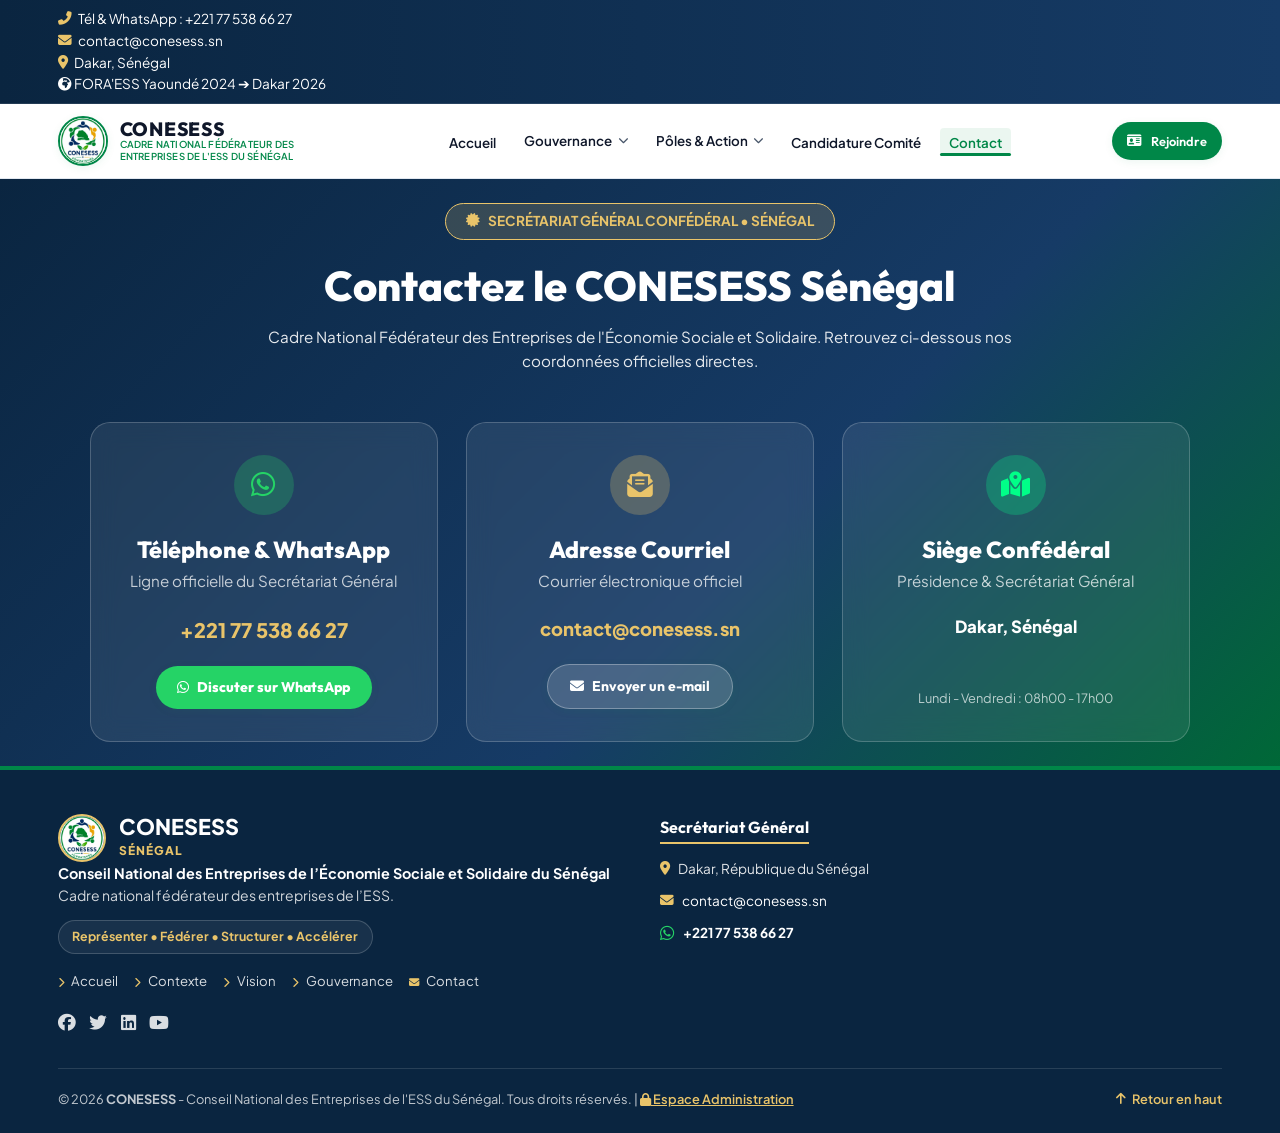
<file: contact.html>
<!DOCTYPE html>
<html lang="fr" data-theme="light">
<head>
  <meta charset="UTF-8">
  <meta name="viewport" content="width=device-width, initial-scale=1.0, maximum-scale=1.0, user-scalable=no, viewport-fit=cover">
  <title>Contact Officiel & Secrétariat Général - CONESESS Sénégal</title>
  <meta name="description" content="Contactez le Conseil National des Entreprises de l'Économie Sociale et Solidaire du Sénégal (CONESESS). Téléphone, WhatsApp direct, adresse officielle à Dakar et formulaire de contact.">
  
  <!-- Google Fonts & Font Awesome Icons -->
  <link rel="preconnect" href="https://fonts.googleapis.com">
  <link rel="preconnect" href="https://fonts.gstatic.com" crossorigin>
  <link href="https://fonts.googleapis.com/css2?family=Outfit:wght@400;500;600;700;800&family=Plus+Jakarta+Sans:wght@400;500;600;700&display=swap" rel="stylesheet">
  <link rel="stylesheet" href="https://cdnjs.cloudflare.com/ajax/libs/font-awesome/6.4.0/css/all.min.css">
  
  <!-- Main Stylesheet -->
  <link rel="stylesheet" href="css/styles.css">

  <style>
    /* CONTACT PAGE MOBILE RESPONSIVE FIXES */
    @media (max-width: 992px) {
      .contact-sticky-card {
        position: static !important;
      }
    }

    @media (max-width: 768px) {
      .contact-hero-card {
        padding: 1.15rem 1rem !important;
      }
      .contact-hero-card h1 {
        font-size: 1.35rem !important;
      }
      .contact-hero-card p {
        font-size: 0.825rem !important;
      }
      .contact-card-box {
        padding: 1.15rem 1rem !important;
      }
      .steering-form-container {
        padding: 1rem !important;
      }
      .steering-form-grid {
        grid-template-columns: 1fr !important;
        gap: 0.5rem !important;
      }
    }

    @media (max-width: 480px) {
      .wizard-form-control {
        font-size: 0.825rem !important;
      }
      #steering-role {
        font-size: 0.775rem !important;
      }
    }
  </style>
</head>
<body>

  <!-- TOP INFO BAR -->
  <div class="top-bar">
    <div class="container">
      <div class="top-bar-container">
        <div class="top-bar-info">
          <div class="top-bar-item">
            <i class="fas fa-phone-alt"></i>
            <span>Tél & WhatsApp : +221 77 538 66 27</span>
          </div>
          <div class="top-bar-item">
            <i class="fas fa-envelope"></i>
            <span>contact@conesess.sn</span>
          </div>
          <div class="top-bar-item">
            <i class="fas fa-map-marker-alt"></i>
            <span>Dakar, Sénégal</span>
          </div>
        </div>
        <div class="top-bar-info">
          <i class="fas fa-globe-africa"></i>
          <span>FORA'ESS Yaoundé 2024 ➔ Dakar 2026</span>
        </div>
      </div>
    </div>
  </div>

  <!-- MAIN STICKY HEADER -->
  <header class="main-header">
    <div class="container">
      <nav class="navbar">
        <a href="index.html" class="logo-brand">
          <img src="assets/images/logo.jpg" alt="Logo CONESESS" class="logo-img">
          <div class="logo-text">
            <span class="logo-title">CONESESS</span>
            <span class="logo-subtitle">CADRE NATIONAL FÉDÉRATEUR DES ENTREPRISES DE L'ESS DU SÉNÉGAL</span>
          </div>
        </a>

        <ul class="nav-menu">
          <li><a href="index.html#accueil" class="nav-link">Accueil</a></li>

          <!-- Dropdown 2: Gouvernance & Piliers -->
          <li class="nav-item-dropdown">
            <a href="index.html#gouvernance" class="nav-link dropdown-toggle">
              Gouvernance <i class="fas fa-chevron-down"></i>
            </a>
            <ul class="dropdown-menu">
              <li><a href="index.html#gouvernance" class="dropdown-item"><i class="fas fa-sitemap"></i> Gouvernance Souveraine</a></li>
              <li><a href="index.html#incubateur" class="dropdown-item"><i class="fas fa-rocket"></i> Incubateur IAN-ESS</a></li>
              <li><a href="index.html#observatoire" class="dropdown-item"><i class="fas fa-search"></i> Observatoire ON-ESS</a></li>
            </ul>
          </li>

          <!-- Dropdown 3: Pôles & Action -->
          <li class="nav-item-dropdown">
            <a href="index.html#poles" class="nav-link dropdown-toggle">
              Pôles & Action <i class="fas fa-chevron-down"></i>
            </a>
            <ul class="dropdown-menu">
              <li><a href="index.html#poles" class="dropdown-item"><i class="fas fa-th-large"></i> 4 Pôles Métiers</a></li>
              <li><a href="index.html#chaines-de-valeur" class="dropdown-item"><i class="fas fa-link"></i> Chaînes de Valeur</a></li>
              <li><a href="index.html#ecosysteme" class="dropdown-item"><i class="fas fa-handshake"></i> Écosystème & Partenariats</a></li>
              <li><a href="index.html#plaidoyer" class="dropdown-item"><i class="fas fa-balance-scale"></i> Plaidoyer avec l'État</a></li>
            </ul>
          </li>

          <li><a href="candidature.html" class="nav-link">Candidature Comité</a></li>
          <li><a href="contact.html" class="nav-link active">Contact</a></li>
        </ul>

        <div class="nav-cta">
          <a href="adhesion.html" class="btn btn-primary btn-sm nav-cta-join desktop-only-btn">
            <i class="fas fa-id-card"></i> Rejoindre
          </a>
          <button class="mobile-toggle" aria-label="Toggle Menu">
            <i class="fas fa-bars"></i>
            <span>Menu</span>
          </button>
        </div>
      </nav>
    </div>
  </header>

  <!-- Modern Mobile Navigation Drawer Sheet -->
  <div class="mobile-nav-overlay" id="mobile-nav-overlay"></div>
  <aside class="mobile-nav-drawer" id="mobile-nav-drawer">
    <div class="mobile-drawer-header">
      <div class="mobile-drawer-brand">
        <img src="assets/images/logo.jpg" alt="Logo CONESESS" class="logo-img">
        <div>
          <strong style="color: #FFFFFF; font-size: 1.05rem; display: block;">CONESESS</strong>
          <small style="color: var(--accent-gold); font-size: 0.68rem;">Cadre National Fédérateur ESS Sénégal</small>
        </div>
      </div>
      <button class="mobile-drawer-close" id="mobile-drawer-close" aria-label="Fermer le menu">
        <i class="fas fa-times"></i>
      </button>
    </div>

    <div class="mobile-drawer-body">
      <nav class="mobile-drawer-links">
        <div class="mobile-drawer-section-title"><i class="fas fa-compass"></i> PRÉSENTATION & STRATÉGIE</div>
        <a href="index.html#accueil" class="mobile-nav-item"><i class="fas fa-home"></i> <span>Accueil</span></a>
        <div class="mobile-drawer-section-title"><i class="fas fa-sitemap"></i> GOUVERNANCE & PILIERS</div>
        <a href="index.html#gouvernance" class="mobile-nav-item"><i class="fas fa-sitemap"></i> <span>Gouvernance Souveraine</span></a>
        <a href="index.html#incubateur" class="mobile-nav-item"><i class="fas fa-rocket"></i> <span>Incubateur IAN-ESS</span></a>
        <a href="index.html#observatoire" class="mobile-nav-item"><i class="fas fa-search"></i> <span>Observatoire ON-ESS</span></a>

        <div class="mobile-drawer-section-title"><i class="fas fa-network-wired"></i> PÔLES & PARTENARIATS</div>
        <a href="index.html#poles" class="mobile-nav-item"><i class="fas fa-th-large"></i> <span>4 Pôles Métiers</span></a>
        <a href="index.html#chaines-de-valeur" class="mobile-nav-item"><i class="fas fa-link"></i> <span>Chaînes de Valeur</span></a>
        <a href="index.html#ecosysteme" class="mobile-nav-item"><i class="fas fa-handshake"></i> <span>Écosystème & Partenariats</span></a>
        <a href="index.html#plaidoyer" class="mobile-nav-item"><i class="fas fa-balance-scale"></i> <span>Plaidoyer avec l'État</span></a>

        <div class="mobile-drawer-section-title"><i class="fas fa-paper-plane"></i> FORMULAIRES & ACCÈS</div>
        <a href="adhesion.html" class="mobile-nav-item"><i class="fas fa-id-card"></i> <span>Rejoindre le CONESESS</span></a>
        <a href="candidature.html" class="mobile-nav-item"><i class="fas fa-users-cog"></i> <span>Candidature Comité de Pilotage</span></a>
        <a href="contact.html" class="mobile-nav-item active"><i class="fas fa-envelope"></i> <span>Contact Officiel</span></a>
        <a href="admin.html" class="mobile-nav-item" style="color: #E9C46A;"><i class="fas fa-lock"></i> <span>Espace Administration</span></a>
      </nav>
    </div>

    <div class="mobile-drawer-footer">
      <a href="https://wa.me/221775386627?text=Bonjour%20CONESESS,%20je%20souhaite%20des%20informations." target="_blank" class="mobile-contact-pill">
        <i class="fab fa-whatsapp"></i> <span>WhatsApp Direct : +221 77 538 66 27</span>
      </a>
    </div>
  </aside>

  <!-- HERO & ESSENTIAL CONTACT INFORMATION (SIMPLIFIED & MINIMAL) -->
  <section class="section hero-themed-section" style="padding: 4rem 0 4.5rem 0; background: linear-gradient(135deg, #0A2540 0%, #163B66 60%, #006837 100%); position: relative;">
    <div class="container">
      
      <div style="text-align: center; max-width: 800px; margin: 0 auto 3rem auto;">
        <div style="background: rgba(233, 196, 106, 0.18); border: 1.5px solid #E9C46A; color: #E9C46A; padding: 0.4rem 1.25rem; border-radius: 30px; display: inline-flex; align-items: center; gap: 0.5rem; font-weight: 700; font-size: 0.85rem; margin-bottom: 1.25rem;">
          <i class="fas fa-certificate"></i> SECRÉTARIAT GÉNÉRAL CONFÉDÉRAL • SÉNÉGAL
        </div>
        <h1 style="font-size: 2.5rem; color: #FFFFFF; font-weight: 800; line-height: 1.25; margin-bottom: 0.85rem;">
          Contactez le CONESESS Sénégal
        </h1>
        <p style="color: rgba(255, 255, 255, 0.9); font-size: 1.05rem; line-height: 1.6; margin: 0;">
          Cadre National Fédérateur des Entreprises de l'Économie Sociale et Solidaire. Retrouvez ci-dessous nos coordonnées officielles directes.
        </p>
      </div>

      <!-- 3 MINIMAL CONTACT CARDS -->
      <div style="display: grid; grid-template-columns: repeat(auto-fit, minmax(280px, 1fr)); gap: 1.75rem; max-width: 1100px; margin: 0 auto;">
        
        <!-- CARD 1: WHATSAPP & TÉLÉPHONE -->
        <div style="background: rgba(255, 255, 255, 0.08); backdrop-filter: blur(12px); -webkit-backdrop-filter: blur(12px); border: 1.5px solid rgba(255, 255, 255, 0.2); padding: 2rem; border-radius: 20px; text-align: center; display: flex; flex-direction: column; align-items: center;">
          <div style="width: 60px; height: 60px; border-radius: 50%; background: rgba(37, 211, 102, 0.25); color: #25D366; display: flex; align-items: center; justify-content: center; font-size: 1.75rem; margin-bottom: 1.25rem;">
            <i class="fab fa-whatsapp"></i>
          </div>
          <h3 style="color: #FFFFFF; font-size: 1.2rem; font-weight: 800; margin-bottom: 0.35rem;">Téléphone & WhatsApp</h3>
          <p style="color: rgba(255, 255, 255, 0.75); font-size: 0.85rem; margin-bottom: 1.25rem;">Ligne officielle du Secrétariat Général</p>
          <strong style="font-size: 1.25rem; color: #E9C46A; font-weight: 800; display: block; margin-bottom: 1.25rem;">+221 77 538 66 27</strong>
          <a href="https://wa.me/221775386627?text=Bonjour%20CONESESS,%20je%20souhaite%20des%20informations." target="_blank" rel="noopener noreferrer" class="btn" style="background: #25D366; color: #FFFFFF; font-weight: 800; padding: 0.65rem 1.35rem; border-radius: 30px; text-decoration: none; font-size: 0.875rem; display: inline-flex; align-items: center; gap: 0.5rem; border: none; margin-top: auto;">
            <i class="fab fa-whatsapp"></i> Discuter sur WhatsApp
          </a>
        </div>

        <!-- CARD 2: ADRESSE E-MAIL -->
        <div style="background: rgba(255, 255, 255, 0.08); backdrop-filter: blur(12px); -webkit-backdrop-filter: blur(12px); border: 1.5px solid rgba(255, 255, 255, 0.2); padding: 2rem; border-radius: 20px; text-align: center; display: flex; flex-direction: column; align-items: center;">
          <div style="width: 60px; height: 60px; border-radius: 50%; background: rgba(233, 196, 106, 0.25); color: #E9C46A; display: flex; align-items: center; justify-content: center; font-size: 1.6rem; margin-bottom: 1.25rem;">
            <i class="fas fa-envelope-open-text"></i>
          </div>
          <h3 style="color: #FFFFFF; font-size: 1.2rem; font-weight: 800; margin-bottom: 0.35rem;">Adresse Courriel</h3>
          <p style="color: rgba(255, 255, 255, 0.75); font-size: 0.85rem; margin-bottom: 1.25rem;">Courrier électronique officiel</p>
          <strong style="font-size: 1.15rem; color: #E9C46A; font-weight: 800; display: block; margin-bottom: 1.25rem;">contact@conesess.sn</strong>
          <a href="mailto:contact@conesess.sn" class="btn" style="background: rgba(255,255,255,0.15); color: #FFFFFF; border: 1.5px solid rgba(255,255,255,0.3); font-weight: 700; padding: 0.65rem 1.35rem; border-radius: 30px; text-decoration: none; font-size: 0.875rem; display: inline-flex; align-items: center; gap: 0.5rem; margin-top: auto;">
            <i class="fas fa-envelope"></i> Envoyer un e-mail
          </a>
        </div>

        <!-- CARD 3: SIÈGE CONFÉDÉRAL -->
        <div style="background: rgba(255, 255, 255, 0.08); backdrop-filter: blur(12px); -webkit-backdrop-filter: blur(12px); border: 1.5px solid rgba(255, 255, 255, 0.2); padding: 2rem; border-radius: 20px; text-align: center; display: flex; flex-direction: column; align-items: center;">
          <div style="width: 60px; height: 60px; border-radius: 50%; background: rgba(0, 255, 136, 0.25); color: #00FF88; display: flex; align-items: center; justify-content: center; font-size: 1.6rem; margin-bottom: 1.25rem;">
            <i class="fas fa-map-marked-alt"></i>
          </div>
          <h3 style="color: #FFFFFF; font-size: 1.2rem; font-weight: 800; margin-bottom: 0.35rem;">Siège Confédéral</h3>
          <p style="color: rgba(255, 255, 255, 0.75); font-size: 0.85rem; margin-bottom: 1.25rem;">Présidence & Secrétariat Général</p>
          <strong style="font-size: 1.05rem; color: #FFFFFF; font-weight: 800; display: block; margin-bottom: 0.35rem;">Dakar, Sénégal</strong>
          <small style="color: rgba(255,255,255,0.7); font-size: 0.8rem; margin-top: auto;">Lundi - Vendredi : 08h00 - 17h00</small>
        </div>

      </div>

    </div>
  </section>

  <!-- MODAL DE CONFIRMATION DE TRANSMISSION (SUCCÈS SOUMISSION) -->
  <div id="modal-submission-success" class="modal-overlay">
    <div class="modal-card" style="max-width: 650px; text-align: center; padding: 2.5rem 1.75rem; border-radius: 24px;">
      <button class="modal-close" onclick="closeSubmissionSuccessModal()">&times;</button>
      <div style="width: 75px; height: 75px; border-radius: 50%; background: #E8F5E9; color: #006837; display: flex; align-items: center; justify-content: center; font-size: 2.5rem; margin: 0 auto 1.25rem auto;">
        <i class="fas fa-check-circle"></i>
      </div>
      <h3 style="color: #006837; font-size: 1.6rem; margin-bottom: 0.5rem; font-weight: 800;">Votre demande a bien été transmise.</h3>
      <p style="font-size: 0.9rem; color: #B45309; font-weight: 700; margin-bottom: 1.25rem;">
        Référence de suivi : <span id="success-modal-ref-num">CONESESS-2026-8942</span>
      </p>
      <p style="color: #0A2540; max-width: 580px; margin: 0 auto 1rem auto; font-size: 0.95rem; line-height: 1.6; font-weight: 500;">
        Le Secrétariat technique du Comité d’initiative examinera les informations communiquées et prendra contact avec votre organisation.
      </p>
      <p style="color: #555555; max-width: 580px; margin: 0 auto 1.75rem auto; font-size: 0.875rem; line-height: 1.55;">
        L’admission définitive comme membre du CONESESS s’effectuera conformément aux statuts et aux procédures d’adhésion adoptés par les instances.
      </p>
      <button class="btn btn-primary" onclick="closeSubmissionSuccessModal()" style="background: #006837; color: #FFFFFF; padding: 0.75rem 2.25rem; border-radius: 30px; font-weight: 700; border: none; font-size: 0.95rem;">
        <i class="fas fa-check"></i> Compris & Fermer
      </button>
    </div>
  </div>

  <!-- FOOTER -->
  <footer class="footer" style="background: var(--primary-navy); color: #FFFFFF; padding: 2.75rem 0 1.5rem 0; border-top: 4px solid var(--primary-green); overflow-x: hidden;">
    <div class="container" style="max-width: 1200px; padding-left: 1.25rem; padding-right: 1.25rem;">

      <!-- Main Footer Grid (2 Columns Desktop / 1 Column Mobile) -->
      <div class="footer-grid" style="display: grid; grid-template-columns: repeat(auto-fit, minmax(280px, 1fr)); gap: 2.5rem; justify-content: space-between; margin-bottom: 2rem;">
        
        <!-- Brand & Navigation Col -->
        <div class="footer-col-brand" style="max-width: 100%;">
          <div class="logo-brand mb-3" style="display: flex; align-items: center; gap: 0.85rem;">
            <img src="assets/images/logo.jpg" alt="CONESESS Logo" style="width: 48px; height: 48px; border-radius: 50%; border: 2px solid var(--accent-gold); flex-shrink: 0;">
            <div>
              <span style="color: #FFFFFF; font-size: 1.35rem; font-weight: 800; display: block; line-height: 1.1;">CONESESS</span>
              <span style="color: #E9C46A; font-size: 0.75rem; font-weight: 800; letter-spacing: 0.08em; display: block; margin-top: 0.15rem;">SÉNÉGAL</span>
            </div>
          </div>
          
          <p style="font-size: 0.875rem; line-height: 1.55; color: rgba(255, 255, 255, 0.92); margin-bottom: 0.85rem;" class="footer-brand-desc">
            <strong style="color: #FFFFFF; font-size: 0.9rem;">Conseil National des Entreprises de l’Économie Sociale et Solidaire du Sénégal</strong><br>
            <span style="color: rgba(255, 255, 255, 0.82);">Cadre national fédérateur des entreprises de l’ESS.</span>
          </p>

          <div class="footer-motto-pill mb-3" style="background: rgba(255, 255, 255, 0.06); border: 1px solid rgba(255, 255, 255, 0.18); padding: 0.4rem 0.85rem; border-radius: 30px; display: inline-flex; align-items: center; gap: 0.4rem; color: #E9C46A; font-weight: 700; font-size: 0.775rem;">
            Représenter • Fédérer • Structurer • Accélérer
          </div>

          <div style="margin-bottom: 1rem;">
            <ul style="list-style: none; padding: 0; margin: 0; display: flex; flex-wrap: wrap; gap: 0.6rem 1rem; font-size: 0.825rem;">
              <li><a href="index.html#accueil" style="color: rgba(255,255,255,0.85); text-decoration: none;"><i class="fas fa-chevron-right" style="color: #E9C46A; font-size: 0.65rem; margin-right: 0.3rem;"></i> Accueil</a></li>
              <li><a href="index.html#contexte" style="color: rgba(255,255,255,0.85); text-decoration: none;"><i class="fas fa-chevron-right" style="color: #E9C46A; font-size: 0.65rem; margin-right: 0.3rem;"></i> Contexte</a></li>
              <li><a href="index.html#vision" style="color: rgba(255,255,255,0.85); text-decoration: none;"><i class="fas fa-chevron-right" style="color: #E9C46A; font-size: 0.65rem; margin-right: 0.3rem;"></i> Vision</a></li>
              <li><a href="index.html#gouvernance" style="color: rgba(255,255,255,0.85); text-decoration: none;"><i class="fas fa-chevron-right" style="color: #E9C46A; font-size: 0.65rem; margin-right: 0.3rem;"></i> Gouvernance</a></li>
              <li><a href="contact.html" style="color: rgba(255,255,255,0.85); text-decoration: none;"><i class="fas fa-envelope" style="color: #E9C46A; font-size: 0.65rem; margin-right: 0.3rem;"></i> Contact</a></li>
            </ul>
          </div>

          <div style="display: flex; gap: 0.85rem; margin-top: 0.5rem;" class="footer-social-links">
            <a href="#" style="color: #FFFFFF; font-size: 1.1rem; opacity: 0.85; transition: opacity 0.2s;" aria-label="Facebook"><i class="fab fa-facebook"></i></a>
            <a href="#" style="color: #FFFFFF; font-size: 1.1rem; opacity: 0.85; transition: opacity 0.2s;" aria-label="Twitter"><i class="fab fa-twitter"></i></a>
            <a href="#" style="color: #FFFFFF; font-size: 1.1rem; opacity: 0.85; transition: opacity 0.2s;" aria-label="LinkedIn"><i class="fab fa-linkedin"></i></a>
            <a href="#" style="color: #FFFFFF; font-size: 1.1rem; opacity: 0.85; transition: opacity 0.2s;" aria-label="YouTube"><i class="fab fa-youtube"></i></a>
          </div>
        </div>

        <!-- Contact Direct Column -->
        <div class="footer-col-contact" style="max-width: 100%;">
          <h4 style="color: #FFFFFF; font-size: 1rem; font-weight: 700; margin-bottom: 0.85rem; border-bottom: 2px solid #E9C46A; padding-bottom: 0.35rem; display: inline-block;">Secrétariat Général</h4>
          <p style="font-size: 0.85rem; color: rgba(255,255,255,0.88); margin-bottom: 0.65rem; display: flex; align-items: center; gap: 0.5rem;">
            <i class="fas fa-map-marker-alt" style="color: #E9C46A;"></i> Dakar, République du Sénégal
          </p>
          <p style="font-size: 0.85rem; color: rgba(255,255,255,0.88); margin-bottom: 0.65rem; display: flex; align-items: center; gap: 0.5rem;">
            <i class="fas fa-envelope" style="color: #E9C46A;"></i> <a href="mailto:contact@conesess.sn" style="color: #FFFFFF; text-decoration: none;">contact@conesess.sn</a>
          </p>
          <p style="font-size: 0.85rem; color: rgba(255,255,255,0.88); margin-bottom: 0.85rem; display: flex; align-items: center; gap: 0.5rem;">
            <i class="fab fa-whatsapp" style="color: #25D366; font-size: 1.05rem;"></i> <a href="https://wa.me/221775386627" target="_blank" style="color: #FFFFFF; text-decoration: none; font-weight: 700;">+221 77 538 66 27</a>
          </p>
        </div>

      </div>

      <!-- Footer Sub-Bottom -->
      <div class="footer-bottom" style="border-top: 1px solid rgba(255, 255, 255, 0.12); padding-top: 1.25rem; display: flex; flex-wrap: wrap; justify-content: space-between; align-items: center; gap: 1rem; font-size: 0.8rem; color: rgba(255, 255, 255, 0.75);">
        <p style="margin: 0;">
          &copy; 2026 <strong>CONESESS</strong> - Conseil National des Entreprises de l'ESS du Sénégal. Tous droits réservés. | <a href="admin.html" style="color: #E9C46A; font-weight: 600; text-decoration: underline;"><i class="fas fa-lock"></i> Espace Administration</a>
        </p>
        <a href="#" style="margin: 0; color: #E9C46A; font-weight: 600; display: flex; align-items: center; gap: 0.4rem;">
          <i class="fas fa-arrow-up"></i> Retour en haut
        </a>
      </div>
    </div>
  </footer>



  <!-- Application Logic -->
  <script src="js/app.js"></script>
</body>
</html>
</file>
<file: css/styles.css>
/* ==========================================================================
   CONESESS - Conseil National des Entreprises de l'Économie Sociale et Solidaire
   DESIGN SYSTEM & CUSTOM STYLESHEET (ENHANCED VERSION V2)
   ========================================================================== */

@import url('https://fonts.googleapis.com/css2?family=Outfit:wght@300;400;500;600;700;800&family=Plus+Jakarta+Sans:wght@300;400;500;600;700;800&display=swap');

:root {
  /* Brand Palette - Vibrant Institutional Theme */
  --primary-green: #008748;
  --primary-green-hover: #006837;
  --primary-navy: #0A2540;
  --primary-navy-light: #163B66;
  --accent-emerald: #059669;
  --accent-gold: #E9C46A;
  --accent-gold-vibrant: #D97706;
  --accent-soft-green: #F0FDF4;
  --accent-soft-gold: #FEF3C7;
  
  /* Neutral Palette - High Contrast */
  --bg-main: #F8FAFC;
  --bg-surface: #FFFFFF;
  --bg-alt: #F1F5F9;
  --bg-card: #FFFFFF;
  --text-dark: #0F172A;
  --text-body: #1E293B;
  --text-muted: #475569;
  --border-light: #E2E8F0;
  --border-active: #008748;
  
  /* FX & Shadow Tokens */
  --shadow-sm: 0 2px 8px rgba(0, 135, 72, 0.08);
  --shadow-md: 0 8px 24px rgba(10, 37, 64, 0.1);
  --shadow-lg: 0 16px 40px rgba(10, 37, 64, 0.15);
  --shadow-glow: 0 0 25px rgba(0, 135, 72, 0.3);
  
  --radius-sm: 8px;
  --radius-md: 14px;
  --radius-lg: 24px;
  --radius-full: 9999px;
  
  --font-main: 'Plus Jakarta Sans', -apple-system, BlinkMacSystemFont, sans-serif;
  --font-heading: 'Outfit', sans-serif;
  
  --transition: all 0.3s cubic-bezier(0.16, 1, 0.3, 1);
}

/* Reset & Core Base */
*, *::before, *::after {
  box-sizing: border-box;
  margin: 0;
  padding: 0;
}

html {
  font-size: 16px;
  width: 100%;
  max-width: 100%;
  overflow-x: hidden !important;
  touch-action: pan-y;
  overscroll-behavior-x: none;
}

body {
  font-family: var(--font-main);
  background-color: var(--bg-main);
  color: var(--text-body);
  line-height: 1.6;
  width: 100%;
  max-width: 100%;
  overflow-x: hidden !important;
  position: relative;
  touch-action: pan-y;
  overscroll-behavior-x: none;
  -webkit-font-smoothing: antialiased;
  transition: background-color 0.3s ease, color 0.3s ease;
}

h1, h2, h3, h4, h5, h6 {
  font-family: var(--font-heading);
  color: var(--text-dark);
  line-height: 1.25;
  font-weight: 700;
}

a {
  color: var(--primary-green);
  text-decoration: none;
  transition: var(--transition);
}

a:hover {
  color: var(--primary-green-hover);
}

ul {
  list-style: none;
}

img {
  max-width: 100%;
  height: auto;
  display: block;
}

.container {
  width: 96%;
  max-width: 1600px;
  margin: 0 auto;
  padding: 0 1.5rem;
}

section.section {
  padding: 1.25rem 0 !important;
  width: 100%;
  overflow-x: hidden;
}

/* Badge Utility */
.badge {
  display: inline-flex;
  align-items: center;
  gap: 0.5rem;
  padding: 0.4rem 1rem;
  border-radius: var(--radius-full);
  font-size: 0.825rem;
  font-weight: 600;
  letter-spacing: 0.02em;
  text-transform: uppercase;
}

.badge-green {
  background-color: rgba(0, 104, 55, 0.12);
  color: var(--primary-green);
  border: 1px solid rgba(0, 104, 55, 0.25);
}

.badge-gold {
  background-color: rgba(244, 162, 97, 0.15);
  color: #D97706;
  border: 1px solid rgba(244, 162, 97, 0.35);
}

.badge-navy {
  background-color: rgba(10, 37, 64, 0.12);
  color: var(--primary-navy);
  border: 1px solid rgba(10, 37, 64, 0.25);
}

/* Buttons */
.btn {
  display: inline-flex;
  align-items: center;
  justify-content: center;
  gap: 0.6rem;
  padding: 0.85rem 1.8rem;
  border-radius: var(--radius-md);
  font-family: var(--font-heading);
  font-weight: 600;
  font-size: 0.95rem;
  cursor: pointer;
  border: 2px solid transparent;
  transition: var(--transition);
  box-shadow: var(--shadow-sm);
}

.btn-primary {
  background: linear-gradient(135deg, var(--primary-green) 0%, #008748 100%);
  color: #FFFFFF;
}

.btn-primary:hover {
  transform: translateY(-2px);
  box-shadow: var(--shadow-glow);
  color: #FFFFFF;
}

.btn-navy {
  background: var(--primary-navy);
  color: #FFFFFF;
}

.btn-navy:hover {
  background: var(--primary-navy-light);
  transform: translateY(-2px);
  box-shadow: var(--shadow-md);
  color: #FFFFFF;
}

.btn-outline {
  background: transparent;
  border-color: var(--primary-green);
  color: var(--primary-green);
}

.btn-outline:hover {
  background: var(--primary-green);
  color: #FFFFFF;
  transform: translateY(-2px);
}

.btn-outline-white {
  background: rgba(255, 255, 255, 0.1);
  border-color: rgba(255, 255, 255, 0.4);
  color: #FFFFFF;
  backdrop-filter: blur(8px);
}

.btn-outline-white:hover {
  background: #FFFFFF;
  color: var(--primary-navy);
}

.btn-sm {
  padding: 0.4rem 0.85rem;
  font-size: 0.8rem;
  border-radius: var(--radius-full);
  white-space: nowrap;
}

.nav-cta .btn-join-modal {
  padding: 0.425rem 0.85rem;
  font-size: 0.8rem;
  font-weight: 600;
  border-radius: var(--radius-full);
  gap: 0.35rem;
  box-shadow: var(--shadow-sm);
  white-space: nowrap;
}

/* Top Announcement Bar */
.top-bar {
  background: linear-gradient(90deg, #0A2540 0%, #163B66 100%);
  color: #FFFFFF;
  font-size: 0.85rem;
  padding: 0.5rem 0;
  border-bottom: 1px solid rgba(255,255,255,0.1);
}

.top-bar .container {
  display: flex;
  justify-content: space-between;
  align-items: center;
  flex-wrap: wrap;
  gap: 0.5rem;
}

.top-bar-item {
  display: flex;
  align-items: center;
  gap: 0.4rem;
}

.top-bar-item i {
  color: var(--accent-gold);
}

/* Header & Navigation */
.main-header {
  position: sticky;
  top: 0;
  z-index: 1000;
  background: rgba(255, 255, 255, 0.94);
  backdrop-filter: blur(12px);
  border-bottom: 1px solid var(--border-light);
  transition: var(--transition);
}

.main-header.scrolled {
  box-shadow: var(--shadow-md);
}

.navbar {
  display: flex;
  align-items: center;
  justify-content: space-between;
  gap: 1.5rem;
  padding: 0.8rem 0;
}

.logo-brand {
  display: flex;
  align-items: center;
  gap: 0.75rem;
  flex-shrink: 0;
}

.logo-img {
  height: 50px;
  width: 50px;
  border-radius: 50%;
  object-fit: contain;
  background: #FFFFFF;
  border: 2px solid var(--primary-green);
  box-shadow: var(--shadow-sm);
  flex-shrink: 0;
}

.logo-text {
  display: flex;
  flex-direction: column;
}

.logo-title {
  font-family: var(--font-heading);
  font-size: 1.35rem;
  font-weight: 800;
  color: var(--text-dark);
  letter-spacing: 0.04em;
  line-height: 1;
}

.logo-subtitle {
  font-size: 0.65rem;
  font-weight: 600;
  color: var(--primary-green);
  letter-spacing: 0.02em;
  text-transform: uppercase;
  max-width: 220px;
  line-height: 1.2;
}

.nav-menu {
  display: flex;
  align-items: center;
  gap: 1.25rem;
  flex-shrink: 1;
}

.nav-link {
  font-size: 0.9rem;
  font-weight: 600;
  color: var(--text-dark);
  padding: 0.4rem 0.2rem;
  white-space: nowrap;
  position: relative;
}

.nav-link::after {
  content: '';
  position: absolute;
  bottom: 0;
  left: 0;
  width: 0%;
  height: 2.5px;
  background: var(--primary-green);
  border-radius: 2px;
  transition: var(--transition);
}

.nav-link:hover, .nav-link.active {
  color: var(--primary-green);
}

/* DROPDOWN NAVIGATION STYLES */
.nav-item-dropdown {
  position: relative;
}

.dropdown-toggle {
  display: inline-flex;
  align-items: center;
  gap: 0.35rem;
  cursor: pointer;
}

.dropdown-toggle i.fa-chevron-down {
  font-size: 0.65rem;
  transition: transform 0.25 ease;
  color: var(--text-muted);
}

.nav-item-dropdown:hover .dropdown-toggle i.fa-chevron-down {
  transform: rotate(180deg);
  color: var(--primary-green);
}

.dropdown-menu {
  position: absolute;
  top: 100%;
  left: 50%;
  transform: translateX(-50%) translateY(10px);
  min-width: 230px;
  background: #FFFFFF;
  border-radius: 12px;
  box-shadow: 0 12px 32px rgba(10, 37, 64, 0.15);
  border: 1px solid var(--border-light);
  padding: 0.5rem 0;
  opacity: 0;
  visibility: hidden;
  transition: all 0.25s cubic-bezier(0.16, 1, 0.3, 1);
  z-index: 1100;
  list-style: none;
  margin: 0;
}

.nav-item-dropdown:hover .dropdown-menu {
  opacity: 1;
  visibility: visible;
  transform: translateX(-50%) translateY(0);
}

.dropdown-item {
  display: flex;
  align-items: center;
  gap: 0.65rem;
  padding: 0.6rem 1.15rem;
  font-size: 0.85rem;
  font-weight: 600;
  color: var(--text-dark);
  transition: background 0.15s ease, color 0.15s ease;
  text-decoration: none;
}

.dropdown-item i {
  color: var(--primary-green);
  font-size: 0.8rem;
  width: 16px;
  text-align: center;
}

.dropdown-item:hover {
  background: rgba(0, 135, 72, 0.06);
  color: var(--primary-green);
}

.mobile-drawer-section-title {
  font-size: 0.7rem;
  font-weight: 800;
  color: var(--accent-gold);
  text-transform: uppercase;
  letter-spacing: 0.06em;
  padding: 0.85rem 1rem 0.35rem 1rem;
  border-bottom: 1px dashed rgba(255, 255, 255, 0.15);
  margin-top: 0.5rem;
}


.nav-link:hover::after, .nav-link.active::after {
  width: 100%;
}

.nav-cta {
  display: flex;
  align-items: center;
  gap: 0.75rem;
  flex-shrink: 0;
}

.mobile-toggle {
  display: none;
  align-items: center;
  gap: 0.45rem;
  padding: 0.45rem 0.9rem;
  border-radius: 30px;
  background: linear-gradient(135deg, var(--primary-green) 0%, #008748 100%);
  color: #FFFFFF;
  border: none;
  font-weight: 600;
  font-size: 0.85rem;
  cursor: pointer;
  box-shadow: 0 4px 12px rgba(0, 104, 55, 0.3);
  transition: var(--transition);
}

.mobile-toggle:hover {
  transform: translateY(-1px);
  box-shadow: 0 6px 16px rgba(0, 104, 55, 0.4);
}

/* Modern Mobile Navigation Drawer Sheet */
.mobile-nav-overlay {
  position: fixed;
  top: 0;
  left: 0;
  width: 100vw;
  height: 100vh;
  background: rgba(0, 0, 0, 0.6);
  backdrop-filter: blur(4px);
  z-index: 1050;
  opacity: 0;
  visibility: hidden;
  transition: opacity 0.3s cubic-bezier(0.16, 1, 0.3, 1), visibility 0.3s ease;
}

.mobile-nav-overlay.active {
  opacity: 1;
  visibility: visible;
}

.mobile-nav-drawer {
  position: fixed;
  top: 0;
  right: -100%;
  width: 85%;
  max-width: 360px;
  height: 100vh;
  background: linear-gradient(180deg, rgba(10, 37, 64, 0.98) 0%, rgba(6, 21, 38, 0.98) 100%);
  backdrop-filter: blur(20px);
  border-left: 1px solid rgba(255, 255, 255, 0.15);
  box-shadow: -10px 0 30px rgba(0, 0, 0, 0.4);
  z-index: 1060;
  display: flex;
  flex-direction: column;
  transition: right 0.35s cubic-bezier(0.16, 1, 0.3, 1);
  overflow-y: auto;
}

.mobile-nav-drawer.active {
  right: 0;
}

.mobile-drawer-header {
  display: flex;
  align-items: center;
  justify-content: space-between;
  padding: 1.25rem 1.5rem;
  border-bottom: 1px solid rgba(255, 255, 255, 0.1);
}

.mobile-drawer-brand {
  display: flex;
  align-items: center;
  gap: 0.75rem;
}

.mobile-drawer-close {
  background: rgba(255, 255, 255, 0.1);
  border: 1px solid rgba(255, 255, 255, 0.2);
  color: #FFFFFF;
  width: 36px;
  height: 36px;
  border-radius: 50%;
  display: flex;
  align-items: center;
  justify-content: center;
  font-size: 1.1rem;
  cursor: pointer;
  transition: all 0.2s ease;
}

.mobile-drawer-close:hover {
  background: rgba(255, 255, 255, 0.2);
  color: var(--accent-gold);
}

.mobile-drawer-body {
  flex: 1;
  padding: 1.25rem 1.5rem;
}

.mobile-drawer-links {
  display: flex;
  flex-direction: column;
  gap: 0.5rem;
}

.mobile-nav-item {
  display: flex;
  align-items: center;
  gap: 0.85rem;
  padding: 0.75rem 1rem;
  border-radius: var(--radius-md);
  color: rgba(255, 255, 255, 0.85);
  font-family: var(--font-heading);
  font-size: 0.95rem;
  font-weight: 500;
  text-decoration: none;
  background: rgba(255, 255, 255, 0.04);
  border: 1px solid rgba(255, 255, 255, 0.08);
  transition: all 0.25s ease;
}

.mobile-nav-item i {
  font-size: 1.1rem;
  color: var(--accent-gold);
  width: 22px;
  text-align: center;
}

.mobile-nav-item:hover, .mobile-nav-item.active {
  background: linear-gradient(135deg, var(--primary-green) 0%, #008748 100%);
  color: #FFFFFF;
  border-color: var(--primary-green);
  box-shadow: 0 4px 15px rgba(0, 104, 55, 0.3);
}

.mobile-nav-item:hover i, .mobile-nav-item.active i {
  color: #FFFFFF;
}

.mobile-drawer-footer {
  padding: 1.25rem 1.5rem;
  border-top: 1px solid rgba(255, 255, 255, 0.1);
  background: rgba(0, 0, 0, 0.2);
}

.mobile-contact-pill {
  display: flex;
  align-items: center;
  justify-content: center;
  gap: 0.5rem;
  padding: 0.65rem;
  border-radius: var(--radius-md);
  background: rgba(37, 211, 102, 0.15);
  border: 1px solid #25D366;
  color: #25D366;
  font-size: 0.8rem;
  font-weight: 600;
  text-decoration: none;
}

/* Hero Section */
.hero {
  position: relative;
  background: linear-gradient(135deg, rgba(10, 37, 64, 0.94) 0%, rgba(0, 104, 55, 0.89) 100%), url('../assets/images/hero.jpg') center/cover no-repeat;
  color: #FFFFFF;
  padding: 2.25rem 0 2.5rem 0;
  overflow: hidden;
}

.hero-overlay-shapes {
  position: absolute;
  top: 0;
  left: 0;
  width: 100%;
  height: 100%;
  background-image: radial-gradient(circle at 80% 20%, rgba(244, 162, 97, 0.18) 0%, transparent 40%),
                    radial-gradient(circle at 10% 80%, rgba(42, 157, 143, 0.22) 0%, transparent 40%);
  pointer-events: none;
}

.hero-grid {
  display: grid;
  grid-template-columns: 1.2fr 0.8fr;
  gap: 2.5rem;
  align-items: center;
  position: relative;
  z-index: 2;
}

.hero-content h1 {
  color: #FFFFFF;
  font-size: 2.4rem;
  font-weight: 800;
  line-height: 1.2;
  margin: 0.75rem 0;
}

.hero-content h1 span {
  color: var(--accent-gold);
  background: linear-gradient(90deg, #F4A261 0%, #E9C46A 100%);
  -webkit-background-clip: text;
  -webkit-text-fill-color: transparent;
}

.hero-subtitle {
  font-size: 1rem;
  color: rgba(255, 255, 255, 0.88);
  margin-bottom: 1.35rem;
  max-width: 600px;
  font-weight: 400;
  line-height: 1.55;
}

.hero-badges {
  display: flex;
  flex-wrap: wrap;
  gap: 0.75rem;
  margin-bottom: 1rem;
}

.hero-actions {
  display: flex;
  flex-wrap: wrap;
  gap: 1rem;
}

.hero-card {
  background: rgba(255, 255, 255, 0.1);
  backdrop-filter: blur(16px);
  border: 1px solid rgba(255, 255, 255, 0.2);
  border-radius: var(--radius-lg);
  padding: 2rem;
  box-shadow: var(--shadow-lg);
}

.hero-card-header {
  display: flex;
  align-items: center;
  gap: 1rem;
  margin-bottom: 1.5rem;
  padding-bottom: 1rem;
  border-bottom: 1px solid rgba(255, 255, 255, 0.15);
}

.hero-card-header img {
  width: 60px;
  height: 60px;
  border-radius: 50%;
  border: 2px solid var(--accent-gold);
}

.hero-card-title {
  color: #FFFFFF;
  font-size: 1.2rem;
  margin: 0;
}

.hero-card-sub {
  color: rgba(255, 255, 255, 0.75);
  font-size: 0.825rem;
}

.hero-stats-list {
  display: grid;
  grid-template-columns: 1fr 1fr;
  gap: 1rem;
}

.stat-item {
  background: rgba(0, 0, 0, 0.25);
  padding: 1rem;
  border-radius: var(--radius-md);
  border-left: 3px solid var(--accent-gold);
}

.stat-number {
  font-family: var(--font-heading);
  font-size: 1.6rem;
  font-weight: 800;
  color: var(--accent-gold-light);
}

.stat-label {
  font-size: 0.775rem;
  color: rgba(255, 255, 255, 0.95);
  font-weight: 700;
  text-transform: uppercase;
  letter-spacing: 0.03em;
}

.stat-desc {
  font-size: 0.8125rem;
  color: rgba(255, 255, 255, 0.92);
  margin-top: 0.35rem;
  line-height: 1.45;
}

/* Quick Banner - Senegal Vision 2050 */
.banner-vision {
  background: var(--bg-surface);
  border-bottom: 1px solid var(--border-light);
  padding: 1.25rem 0;
  box-shadow: var(--shadow-sm);
}

.banner-flex {
  display: flex;
  align-items: center;
  justify-content: space-between;
  gap: 1.5rem;
  flex-wrap: wrap;
}

.banner-item {
  display: flex;
  align-items: center;
  gap: 0.85rem;
  flex: 1;
  min-width: 240px;
}

.banner-icon {
  width: 44px;
  height: 44px;
  border-radius: var(--radius-md);
  background: var(--accent-soft-green);
  color: var(--primary-green);
  display: flex;
  align-items: center;
  justify-content: center;
  font-size: 1.25rem;
}

.banner-text h3 {
  font-size: 1rem;
  margin-bottom: 0.15rem;
}

.banner-text p {
  font-size: 0.825rem;
  color: var(--text-muted);
}

/* Section Common Styling */
.section {
  padding: 1.5rem 0;
}

.section-header {
  text-align: center;
  max-width: 760px;
  margin: 0 auto 1.75rem auto;
}

.section-header .badge {
  margin-bottom: 0.5rem;
}

.section-title {
  font-size: 1.85rem;
  margin-bottom: 0.5rem;
  letter-spacing: -0.01em;
}

.section-description {
  font-size: 0.975rem;
  color: var(--text-muted);
  line-height: 1.5;
}

/* Context & Key Findings */
.context-grid {
  display: grid;
  grid-template-columns: 1fr 1.1fr;
  gap: 3rem;
  align-items: flex-start;
}

.context-box {
  background: var(--bg-surface);
  padding: 2.5rem;
  border-radius: var(--radius-lg);
  box-shadow: var(--shadow-md);
  border: 1px solid var(--border-light);
  position: relative;
}

.context-box::before {
  content: '';
  position: absolute;
  top: 0;
  left: 0;
  width: 6px;
  height: 100%;
  background: var(--primary-green);
  border-radius: var(--radius-lg) 0 0 var(--radius-lg);
}

.findings-list {
  display: grid;
  grid-template-columns: repeat(auto-fit, minmax(280px, 1fr));
  gap: 1.2rem;
}

.finding-card {
  background: var(--bg-surface);
  padding: 1.25rem 1.5rem;
  border-radius: var(--radius-md);
  border: 1px solid var(--border-light);
  display: flex;
  align-items: flex-start;
  gap: 1rem;
  transition: var(--transition);
}

.finding-card:hover {
  transform: translateY(-3px);
  border-color: var(--primary-green);
  box-shadow: var(--shadow-md);
}

.finding-icon {
  width: 38px;
  height: 38px;
  border-radius: 50%;
  background: rgba(0, 104, 55, 0.1);
  color: var(--primary-green);
  display: flex;
  align-items: center;
  justify-content: center;
  flex-shrink: 0;
  font-weight: 700;
}

/* Regional Interactive Map Selector */
.region-selector-container {
  background: var(--bg-surface);
  border: 1px solid var(--border-light);
  border-radius: var(--radius-lg);
  padding: 2rem;
  box-shadow: var(--shadow-md);
}

.region-buttons-grid {
  display: flex;
  flex-wrap: wrap;
  gap: 0.6rem;
  margin-bottom: 1.5rem;
}

.region-btn {
  padding: 0.5rem 1rem;
  border-radius: var(--radius-full);
  border: 1px solid var(--border-light);
  background: var(--bg-alt);
  color: var(--text-dark);
  font-size: 0.85rem;
  font-weight: 600;
  cursor: pointer;
  transition: var(--transition);
}

.region-btn:hover, .region-btn.active {
  background: var(--primary-green);
  color: #FFFFFF;
  border-color: var(--primary-green);
  box-shadow: var(--shadow-sm);
}

.region-detail-box {
  background: var(--bg-alt);
  border-radius: var(--radius-md);
  padding: 1.5rem;
  border-left: 4px solid var(--accent-gold);
}

/* Impact Calculator Section */
.calculator-card {
  background: var(--bg-surface);
  border-radius: var(--radius-lg);
  padding: 2.5rem;
  box-shadow: var(--shadow-lg);
  border: 1px solid var(--border-light);
  max-width: 950px;
  margin: 0 auto;
}

.calculator-grid {
  display: grid;
  grid-template-columns: 1fr 1fr;
  gap: 2.5rem;
  align-items: center;
}

.calc-result-box {
  background: linear-gradient(135deg, #0A2540 0%, #163B66 100%);
  color: #FFFFFF;
  padding: 2rem;
  border-radius: var(--radius-md);
  box-shadow: var(--shadow-md);
}

.calc-result-item {
  margin-bottom: 1.25rem;
}

.calc-result-item h4 {
  color: var(--accent-gold);
  font-size: 1.8rem;
  margin-bottom: 0.2rem;
}

.calc-result-item p {
  font-size: 0.85rem;
  color: rgba(255,255,255,0.8);
}

/* Unified Hero Color Palette for Vision, Governance, and Incubateur */
.hero-themed-section {
  position: relative;
  background: linear-gradient(135deg, rgba(10, 37, 64, 0.96) 0%, rgba(0, 104, 55, 0.92) 100%), url('../assets/images/hero.jpg') center/cover no-repeat;
  color: #FFFFFF;
  overflow: hidden;
}

.hero-themed-section h1, 
.hero-themed-section h2, 
.hero-themed-section h3, 
.hero-themed-section h4 {
  color: #FFFFFF;
}

.hero-themed-section .section-description {
  color: rgba(255, 255, 255, 0.88);
}

.hero-themed-card {
  background: rgba(255, 255, 255, 0.08);
  backdrop-filter: blur(16px);
  border: 1px solid rgba(255, 255, 255, 0.2);
  border-radius: var(--radius-lg);
  box-shadow: var(--shadow-lg);
  padding: 2.25rem 2rem;
}

/* Section: Governance Architecture */
.gov-section {
  position: relative;
  overflow: hidden;
}

.gov-section.hero-themed-section {
  color: #FFFFFF;
}

.gov-section.hero-themed-section h2, 
.gov-section.hero-themed-section h3 {
  color: #FFFFFF;
}

.gov-nav-tabs {
  display: grid;
  grid-template-columns: repeat(5, 1fr);
  gap: 0.65rem;
  margin-bottom: 1.5rem;
}

.gov-tab-btn {
  display: flex;
  align-items: center;
  gap: 0.6rem;
  padding: 0.65rem 0.85rem;
  border-radius: var(--radius-md);
  background: rgba(255, 255, 255, 0.06);
  color: rgba(255, 255, 255, 0.8);
  border: 1px solid rgba(255, 255, 255, 0.12);
  font-family: var(--font-heading);
  text-align: left;
  cursor: pointer;
  transition: all 0.3s cubic-bezier(0.16, 1, 0.3, 1);
}

.gov-tab-btn i {
  font-size: 1.15rem;
  color: var(--accent-gold);
  flex-shrink: 0;
}

.gov-tab-btn strong {
  display: block;
  font-size: 0.85rem;
  color: #FFFFFF;
  line-height: 1.2;
}

.gov-tab-btn small {
  display: block;
  font-size: 0.7rem;
  color: rgba(255, 255, 255, 0.65);
  font-weight: 400;
}

.gov-tab-btn:hover, .gov-tab-btn.active {
  background: linear-gradient(135deg, var(--primary-green) 0%, #008748 100%);
  color: #FFFFFF;
  border-color: var(--primary-green);
  box-shadow: 0 6px 20px rgba(0, 104, 55, 0.4);
  transform: translateY(-2px);
}

.gov-tab-btn:hover strong, .gov-tab-btn.active strong {
  color: #FFFFFF;
}

.gov-tab-btn:hover i, .gov-tab-btn.active i {
  color: #FFFFFF;
}

.gov-tab-btn:hover small, .gov-tab-btn.active small {
  color: rgba(255, 255, 255, 0.9);
}

.gov-display-card {
  background: rgba(255, 255, 255, 0.06);
  backdrop-filter: blur(16px);
  border: 1px solid rgba(255, 255, 255, 0.18);
  border-radius: var(--radius-lg);
  padding: 1.5rem 1.75rem;
  display: grid;
  grid-template-columns: 1.15fr 0.85fr;
  gap: 1.5rem;
  align-items: center;
  transition: opacity 0.3s ease, transform 0.3s ease;
}

.gov-info h3 {
  font-size: 1.35rem;
  margin-bottom: 0.5rem;
  color: var(--accent-gold);
}

.gov-info p {
  color: rgba(255, 255, 255, 0.88);
  font-size: 0.875rem;
  margin-bottom: 0.85rem;
  line-height: 1.55;
}

.gov-feature-list {
  display: flex;
  flex-direction: column;
  gap: 0.5rem;
}

.gov-feature-item {
  display: flex;
  align-items: flex-start;
  gap: 0.75rem;
  font-size: 0.925rem;
  color: rgba(255, 255, 255, 0.92);
}

.gov-feature-item i {
  color: #2A9D8F;
  margin-top: 0.2rem;
}

.gov-diagram-visual {
  background: rgba(0, 0, 0, 0.35);
  padding: 1.5rem;
  border-radius: var(--radius-md);
  border: 1px solid rgba(244, 162, 97, 0.3);
  box-shadow: inset 0 0 20px rgba(0, 0, 0, 0.3);
}

/* Pillar 1: Incubator (IAN-ESS) */
.incubator-tabs {
  display: grid;
  grid-template-columns: repeat(auto-fit, minmax(210px, 1fr));
  gap: 1rem;
  margin-bottom: 2rem;
}

.incubator-tab-card {
  background: var(--bg-surface);
  border: 1px solid var(--border-light);
  border-radius: var(--radius-md);
  padding: 1.25rem;
  cursor: pointer;
  transition: var(--transition);
  text-align: left;
}

.incubator-tab-card:hover, .incubator-tab-card.active {
  border-color: var(--primary-green);
  background: var(--accent-soft-green);
  transform: translateY(-2px);
  box-shadow: var(--shadow-sm);
}

.incubator-tab-card.active h3 {
  color: var(--primary-green);
}

.incubator-icon {
  width: 42px;
  height: 42px;
  border-radius: var(--radius-sm);
  background: rgba(0, 104, 55, 0.1);
  color: var(--primary-green);
  display: flex;
  align-items: center;
  justify-content: center;
  font-size: 1.2rem;
  margin-bottom: 0.75rem;
}

.incubator-detail-panel {
  background: var(--bg-surface);
  border-radius: var(--radius-lg);
  padding: 2.5rem;
  box-shadow: var(--shadow-md);
  border: 1px solid var(--border-light);
}

.incubator-detail-grid {
  display: grid;
  grid-template-columns: 1fr 1fr;
  gap: 2.5rem;
}

/* Pillar 2: Observatory Dashboard (ON-ESS) */
.observatory-section {
  background: var(--bg-alt);
}

.dashboard-grid {
  display: grid;
  grid-template-columns: repeat(auto-fit, minmax(360px, 1fr));
  gap: 2rem;
}

.chart-card {
  background: var(--bg-surface);
  border-radius: var(--radius-lg);
  padding: 1.75rem;
  box-shadow: var(--shadow-md);
  border: 1px solid var(--border-light);
}

.chart-card-header {
  display: flex;
  justify-content: space-between;
  align-items: center;
  margin-bottom: 1.25rem;
}

.chart-card-title {
  font-size: 1.1rem;
  color: var(--text-dark);
}

.chart-container {
  position: relative;
  height: 260px;
  width: 100%;
}

/* Label ESS Wizard */
.label-wizard-card {
  background: var(--bg-surface);
  border-radius: var(--radius-lg);
  padding: 3rem;
  box-shadow: var(--shadow-lg);
  border: 1px solid var(--border-light);
  max-width: 900px;
  margin: 0 auto;
}

.wizard-steps {
  display: flex;
  justify-content: space-between;
  margin-bottom: 2.5rem;
  position: relative;
}

.wizard-steps::before {
  content: '';
  position: absolute;
  top: 50%;
  left: 0;
  right: 0;
  height: 3px;
  background: var(--border-light);
  z-index: 1;
  transform: translateY(-50%);
}

.step-item {
  position: relative;
  z-index: 2;
  background: var(--bg-surface);
  width: 44px;
  height: 44px;
  border-radius: 50%;
  border: 3px solid var(--border-light);
  display: flex;
  align-items: center;
  justify-content: center;
  font-weight: 700;
  color: var(--text-muted);
  transition: var(--transition);
}

.step-item.active, .step-item.completed {
  border-color: var(--primary-green);
  background: var(--primary-green);
  color: #FFFFFF;
}

.wizard-form-group {
  margin-bottom: 1.5rem;
}

.wizard-form-group label {
  display: block;
  font-weight: 600;
  color: var(--text-dark);
  margin-bottom: 0.5rem;
}

.wizard-form-control {
  width: 100%;
  padding: 0.85rem 1.2rem;
  border-radius: var(--radius-md);
  border: 1px solid var(--border-light);
  background: var(--bg-main);
  color: var(--text-dark);
  font-family: var(--font-main);
  font-size: 0.95rem;
  outline: none;
  transition: var(--transition);
}

.wizard-form-control:focus {
  border-color: var(--primary-green);
  box-shadow: 0 0 0 3px rgba(0, 104, 55, 0.15);
}

/* 4 Sectoral Hubs */
.sector-grid {
  display: grid;
  grid-template-columns: repeat(auto-fit, minmax(270px, 1fr));
  gap: 1.75rem;
}

.sector-card {
  background: var(--bg-surface);
  border-radius: var(--radius-lg);
  padding: 2rem;
  border: 1px solid var(--border-light);
  box-shadow: var(--shadow-sm);
  transition: var(--transition);
  position: relative;
  overflow: hidden;
}

.sector-card:hover {
  transform: translateY(-5px);
  box-shadow: var(--shadow-md);
  border-color: var(--primary-green);
}

.sector-card-icon {
  width: 56px;
  height: 56px;
  border-radius: var(--radius-md);
  background: linear-gradient(135deg, var(--primary-green) 0%, var(--accent-emerald) 100%);
  color: #FFFFFF;
  display: flex;
  align-items: center;
  justify-content: center;
  font-size: 1.6rem;
  margin-bottom: 1.25rem;
}

/* Memorandum Viewer Modal & Reader */
.memo-card {
  background: var(--bg-surface);
  border-radius: var(--radius-lg);
  padding: 3rem;
  border: 1px solid var(--border-light);
  box-shadow: var(--shadow-md);
}

.memo-toc {
  background: var(--bg-alt);
  padding: 1.5rem;
  border-radius: var(--radius-md);
  margin-bottom: 2rem;
}

.memo-toc h4 {
  margin-bottom: 0.75rem;
  color: var(--text-dark);
}

.memo-toc ul {
  display: grid;
  grid-template-columns: repeat(auto-fit, minmax(240px, 1fr));
  gap: 0.5rem;
}

.memo-toc a {
  color: var(--text-dark);
  font-weight: 500;
  font-size: 0.9rem;
}

.memo-toc a:hover {
  color: var(--primary-green);
}

.memo-content-text h3 {
  color: var(--primary-green);
  margin: 2rem 0 1rem 0;
  border-bottom: 2px solid var(--accent-soft-green);
  padding-bottom: 0.4rem;
}

.memo-content-text p {
  margin-bottom: 1rem;
}

/* State Advocacy Callout */
.advocacy-banner {
  background: linear-gradient(135deg, #0A2540 0%, #0F3866 100%);
  color: #FFFFFF;
  border-radius: var(--radius-lg);
  padding: 2.25rem 2rem;
  box-shadow: var(--shadow-lg);
  position: relative;
  overflow: hidden;
}

.advocacy-banner h2 {
  color: #FFFFFF;
  font-size: 1.75rem;
  margin-bottom: 0.75rem;
}

.advocacy-banner h3 {
  color: var(--accent-gold);
  font-size: 1.15rem;
}

.advocacy-grid {
  display: grid;
  grid-template-columns: 1fr 1fr;
  gap: 2rem;
  align-items: center;
}

.advocacy-list {
  display: flex;
  flex-direction: column;
  gap: 0.85rem;
}

.advocacy-item {
  background: rgba(255, 255, 255, 0.08);
  padding: 1rem 1.25rem;
  border-radius: var(--radius-md);
  border: 1px solid rgba(255, 255, 255, 0.15);
  display: flex;
  gap: 0.85rem;
  align-items: flex-start;
}

.advocacy-item i {
  color: var(--accent-gold);
  font-size: 1.2rem;
  margin-top: 0.2rem;
}

/* Toast Notifications */
.toast-container {
  position: fixed;
  bottom: 2rem;
  right: 2rem;
  z-index: 9999;
}

.toast {
  background: #0A2540;
  color: #FFFFFF;
  padding: 1rem 1.5rem;
  border-radius: var(--radius-md);
  box-shadow: var(--shadow-lg);
  display: flex;
  align-items: center;
  gap: 0.75rem;
  margin-top: 0.5rem;
  border-left: 4px solid var(--primary-green);
  animation: slideIn 0.3s ease forwards;
}

@keyframes slideIn {
  from { transform: translateX(100%); opacity: 0; }
  to { transform: translateX(0); opacity: 1; }
}

/* Footer */
.footer {
  background: #061526;
  color: rgba(255, 255, 255, 0.8);
  padding: 3.25rem 0 1.5rem 0;
  border-top: 1px solid rgba(255, 255, 255, 0.1);
}

.footer h4 {
  color: #FFFFFF;
  margin-bottom: 1rem;
  font-size: 1.05rem;
}

.footer-grid {
  display: grid;
  grid-template-columns: 1.5fr 1fr 1fr 1.2fr;
  gap: 2rem;
  margin-bottom: 2.25rem;
}

.footer-brand p {
  font-size: 0.9rem;
  margin: 1rem 0;
  color: rgba(255, 255, 255, 0.65);
}

.footer-links li {
  margin-bottom: 0.6rem;
}

.footer-links a {
  color: rgba(255, 255, 255, 0.7);
  font-size: 0.9rem;
}

.footer-links a:hover {
  color: var(--accent-gold);
}

.footer-bottom {
  padding-top: 2rem;
  border-top: 1px solid rgba(255, 255, 255, 0.08);
  display: flex;
  justify-content: space-between;
  align-items: center;
  flex-wrap: wrap;
  gap: 1rem;
  font-size: 0.85rem;
  color: rgba(255, 255, 255, 0.5);
}

/* Modal Overlay */
.modal-overlay {
  position: fixed;
  top: 0;
  left: 0;
  width: 100%;
  height: 100%;
  background: rgba(10, 37, 64, 0.75);
  backdrop-filter: blur(8px);
  z-index: 2000;
  display: none;
  align-items: center;
  justify-content: center;
  padding: 1.5rem;
}

.modal-overlay.show {
  display: flex;
}

.modal-card {
  background: var(--bg-surface);
  color: var(--text-dark);
  border-radius: var(--radius-lg);
  max-width: 650px;
  width: 100%;
  max-height: 90vh;
  overflow-y: auto;
  box-shadow: var(--shadow-lg);
  padding: 2.5rem;
  position: relative;
  animation: modalScale 0.3s ease forwards;
}

@keyframes modalScale {
  from { transform: scale(0.9); opacity: 0; }
  to { transform: scale(1); opacity: 1; }
}

.modal-close {
  position: absolute;
  top: 1.25rem;
  right: 1.25rem;
  background: none;
  border: none;
  font-size: 1.5rem;
  cursor: pointer;
  color: var(--text-muted);
}

/* Responsive Breakpoints & Mobile Optimization */
@media (max-width: 992px) {
  .nav-menu {
    display: none !important;
  }
  .desktop-only-btn {
    display: none !important;
  }
  .mobile-toggle {
    display: flex !important;
  }
  .hero-grid {
    grid-template-columns: 1fr;
    gap: 2rem;
  }
  .context-grid {
    grid-template-columns: 1fr !important;
    gap: 1.25rem !important;
  }
  .gov-nav-tabs {
    grid-template-columns: repeat(3, 1fr);
    gap: 0.6rem;
  }
  .gov-display-card {
    grid-template-columns: 1fr;
    padding: 1.25rem;
  }
  .incubator-detail-grid {
    grid-template-columns: 1fr;
  }
  .advocacy-grid {
    grid-template-columns: 1fr;
    gap: 1.5rem;
  }
  .footer-grid {
    grid-template-columns: 1fr 1fr;
    gap: 2rem;
  }
  .hero-themed-card {
    padding: 1.5rem 1.15rem;
  }
}

@media (max-width: 768px) {
  .top-bar-container .top-bar-info:nth-child(2) {
    display: none;
  }
  .top-bar-container .top-bar-info {
    justify-content: center;
    width: 100%;
  }
  .top-bar-item span {
    font-size: 0.75rem;
  }
  .logo-title {
    font-size: 1.1rem;
  }
  .logo-subtitle {
    font-size: 0.65rem;
    letter-spacing: 0.02em;
  }
  .hero {
    padding: 2rem 0;
  }
  .hero-content h1 {
    font-size: 1.7rem;
    line-height: 1.3;
  }
  .hero-subtitle {
    font-size: 0.9rem;
  }
  .hero-actions {
    flex-direction: column;
    width: 100%;
  }
  .hero-actions .btn {
    width: 100%;
    text-align: center;
    justify-content: center;
  }
  .hero-card {
    padding: 1.25rem;
  }
  .hero-themed-card {
    padding: 1.5rem 1rem;
  }
  .banner-flex {
    flex-direction: column;
    align-items: flex-start;
    gap: 1.25rem;
  }
  .banner-item {
    width: 100%;
  }
  .section {
    padding: 1.75rem 0;
  }
  .section-title {
    font-size: 1.45rem;
  }
  .section-header {
    margin-bottom: 1.25rem;
  }
  .gov-nav-tabs {
    grid-template-columns: repeat(2, 1fr);
    gap: 0.5rem;
  }
  .gov-tab-btn:nth-child(5) {
    grid-column: span 2;
  }
  .gov-tab-btn {
    padding: 0.6rem 0.75rem;
  }
  .gov-tab-btn strong {
    font-size: 0.8rem;
  }
  .gov-diagram-visual {
    padding: 1rem;
  }
}

section.section {
  scroll-margin-top: 80px;
  padding: 1.5rem 0 !important;
  width: 100%;
  overflow-x: hidden;
}

@media (max-width: 992px) {
  .hero-grid {
    grid-template-columns: 1fr !important;
    gap: 2rem;
  }
  .hero-content h1 {
    font-size: 2rem;
  }
  .context-grid {
    grid-template-columns: 1fr !important;
    gap: 1.25rem;
  }
  .incubator-explorer-grid {
    grid-template-columns: 1fr !important;
    gap: 1.25rem;
  }
  .advocacy-grid {
    grid-template-columns: 1fr !important;
    gap: 1.5rem;
  }
  .sector-grid {
    grid-template-columns: repeat(2, 1fr);
    gap: 0.85rem;
  }
  #adhesion-card-container {
    padding: 1.5rem 1.25rem !important;
  }
}

@media (max-width: 768px) {
  .gov-nav-tabs {
    grid-template-columns: repeat(auto-fit, minmax(130px, 1fr));
    gap: 0.5rem;
  }
  .findings-list {
    grid-template-columns: 1fr !important;
    gap: 0.75rem;
  }
  .sector-grid {
    grid-template-columns: 1fr !important;
  }
}

@media (max-width: 576px) {
  .container {
    padding-left: 1rem;
    padding-right: 1rem;
  }
  .findings-list {
    grid-template-columns: 1fr !important;
    gap: 0.65rem;
  }
  .sector-grid {
    grid-template-columns: 1fr;
  }
  .gov-nav-tabs {
    grid-template-columns: 1fr;
  }
  .gov-tab-btn:nth-child(5) {
    grid-column: auto;
  }
  .floating-whatsapp {
    display: none !important;
  }
}

@media (max-width: 480px) {
  .logo-img {
    width: 40px;
    height: 40px;
  }
  .logo-subtitle {
    display: none;
  }
  .hero-stats-list {
    grid-template-columns: 1fr;
    gap: 0.5rem;
  }
  .stat-item {
    padding: 0.65rem;
  }
  .stat-number {
    font-size: 1.25rem;
  }
  .stat-label {
    font-size: 0.68rem;
  }
  .incubator-tabs {
    grid-template-columns: 1fr;
  }
  .footer-grid {
    grid-template-columns: 1fr;
    gap: 1.5rem;
  }
  .footer-bottom {
    flex-direction: column;
    text-align: center;
  }
  .modal-card {
    padding: 1.25rem 1rem;
    max-width: 95vw;
  }
}

/* Desktop Specific Optimization (Laptops & Wide Monitors) */
@media (min-width: 993px) {
  .hero-grid {
    grid-template-columns: 1.15fr 0.85fr;
    gap: 3.5rem;
  }
  .gov-nav-tabs {
    grid-template-columns: repeat(5, 1fr);
    gap: 0.75rem;
  }
  .gov-display-card {
    grid-template-columns: 1.15fr 0.85fr;
    gap: 2rem;
    padding: 2rem 2.25rem;
    align-items: stretch;
  }
  .incubator-tabs {
    grid-template-columns: repeat(5, 1fr);
  }
  .sector-grid {
    grid-template-columns: repeat(4, 1fr);
  }
}

@media (min-width: 993px) and (max-width: 1280px) {
  .nav-menu {
    gap: 0.7rem;
  }
  .nav-link {
    font-size: 0.8rem;
  }
  .logo-title {
    font-size: 1.2rem;
  }
  .logo-subtitle {
    font-size: 0.6rem;
  }
}

/* LIGHT MINT & SENEGAL GREEN THEMED INCUBATOR TAB CARDS */
.incubator-tab-card {
  border-radius: var(--radius-md) !important;
  padding: 0.85rem 1.15rem !important;
  cursor: pointer;
  background: #FFFFFF !important;
  border: 1px solid #C8E6C9 !important;
  transition: all 0.25s ease !important;
  box-shadow: var(--shadow-sm) !important;
}

.incubator-tab-card h3 {
  color: #00502A !important;
  font-weight: 600 !important;
}

.incubator-tab-card i {
  color: #008748 !important;
}

.incubator-tab-card:hover {
  border-color: #008748 !important;
  transform: translateY(-2px) !important;
  box-shadow: 0 8px 20px rgba(0, 135, 72, 0.15) !important;
}

.incubator-tab-card.active {
  background: #E8F5E9 !important;
  border: 1px solid #008748 !important;
  border-left: 4px solid #008748 !important;
  transform: translateY(-2px) !important;
  box-shadow: 0 8px 20px rgba(0, 135, 72, 0.15) !important;
}

.incubator-tab-card.active h3 {
  color: #008748 !important;
  font-weight: 700 !important;
}

.incubator-tab-card.active i {
  color: #008748 !important;
}

/* Horizontal Step Timeline (IAN-ESS 5 Models Selector) */
.incubator-timeline {
  display: flex;
  flex-wrap: wrap;
  align-items: flex-start;
  gap: 0.85rem;
  position: relative;
}

.incubator-timeline .incubator-tab-card {
  flex: 1 1 180px;
  display: flex;
  flex-direction: column;
  align-items: center;
  text-align: center !important;
  gap: 0.6rem;
  border-left: 1px solid #C8E6C9 !important;
}

.incubator-timeline .incubator-tab-card.active {
  border-left: 1px solid #008748 !important;
}

.incubator-timeline .incubator-tab-card h3 {
  font-size: 0.85rem !important;
  margin: 0 !important;
  line-height: 1.35;
}

.incubator-timeline .incubator-tab-card i {
  margin-right: 0.35rem;
}

.incubator-timeline-num {
  width: 38px;
  height: 38px;
  border-radius: 50%;
  background: var(--accent-soft-green);
  color: #008748 !important;
  display: flex;
  align-items: center;
  justify-content: center;
  font-family: var(--font-heading);
  font-weight: 800;
  font-size: 0.9rem;
  border: 2px solid #C8E6C9;
  transition: all 0.25s ease;
}

.incubator-timeline .incubator-tab-card.active .incubator-timeline-num,
.incubator-timeline .incubator-tab-card:hover .incubator-timeline-num {
  background: #008748;
  color: #FFFFFF !important;
  border-color: #008748;
  transform: scale(1.08);
}

@media (max-width: 768px) {
  .incubator-timeline {
    flex-direction: column;
  }
  .incubator-timeline .incubator-tab-card {
    flex: none;
    flex-direction: row;
    text-align: left !important;
    justify-content: flex-start;
  }
}

/* Card Elevation & Micro-Interactions */
.sector-card, .advocacy-item, .incubator-tab-card, .modern-card-panel {
  transition: transform 0.3s cubic-bezier(0.16, 1, 0.3, 1), box-shadow 0.3s cubic-bezier(0.16, 1, 0.3, 1), border-color 0.3s ease;
}

.sector-card:hover, .modern-card-panel:hover {
  transform: translateY(-4px);
  box-shadow: 0 12px 30px -4px rgba(10, 37, 64, 0.1) !important;
}

.modern-card-panel {
  background: var(--bg-surface);
  border: 1px solid var(--border-light);
  border-radius: var(--radius-lg);
  padding: 2rem 2.25rem;
  box-shadow: var(--shadow-sm);
}

.modern-section-header {
  margin-bottom: 2rem;
}

.modern-section-header h2 {
  font-size: 1.85rem;
  color: var(--primary-navy);
  margin-bottom: 0.4rem;
  font-weight: 800;
  letter-spacing: -0.02em;
}

.modern-section-header .section-subtitle {
  color: var(--primary-green);
  font-weight: 700;
  font-size: 1.1rem;
  display: block;
  margin-bottom: 0.6rem;
}

.modern-section-header p {
  color: var(--text-body);
  font-size: 0.975rem;
  line-height: 1.65;
  margin: 0;
}

/* ==========================================================================
   RESPONSIVE DISPLAY OPTIMIZATIONS (DESKTOP & MOBILE FIXES)
   ========================================================================== */

/* 1. Global Viewport & Touch Safety */
html, body {
  overflow-x: hidden !important;
  width: 100% !important;
  box-sizing: border-box;
}

*, *:before, *:after {
  box-sizing: inherit;
}

/* 2. Desktop Navigation Fine-Tuning (993px and above) */
@media (min-width: 993px) {
  .navbar {
    display: flex;
    justify-content: space-between;
    align-items: center;
    padding: 0.75rem 0;
  }
  .nav-menu {
    display: flex !important;
    align-items: center;
    gap: 0.65rem;
    list-style: none;
    margin: 0;
    padding: 0;
  }
  .nav-link {
    white-space: nowrap;
    font-size: 0.835rem;
    font-weight: 600;
    padding: 0.35rem 0.55rem;
    border-radius: 4px;
    transition: all 0.2s ease;
  }
  .nav-link:hover, .nav-link.active {
    color: var(--primary-green) !important;
    background: rgba(0, 135, 72, 0.08);
  }
}

/* Medium Laptop Adjustment (993px - 1200px) */
@media (min-width: 993px) and (max-width: 1200px) {
  .nav-menu {
    gap: 0.4rem;
  }
  .nav-link {
    font-size: 0.78rem;
    padding: 0.25rem 0.4rem;
  }
  .logo-title {
    font-size: 1.15rem;
  }
  .logo-subtitle {
    font-size: 0.58rem;
  }
}

/* 3. Tablet Responsive Layout (768px - 992px) */
@media (max-width: 992px) {
  .footer-grid {
    grid-template-columns: 1fr 1fr !important;
    gap: 2rem !important;
  }
  .hero-themed-card {
    padding: 1.75rem 1.25rem !important;
  }
  .incubator-tabs {
    grid-template-columns: repeat(3, 1fr) !important;
    gap: 0.65rem !important;
  }
}

/* 4. Mobile Responsive Layout (Below 768px) */
@media (max-width: 768px) {
  .container {
    padding-left: 1.15rem !important;
    padding-right: 1.15rem !important;
  }
  .section {
    padding: 1.5rem 0 !important;
  }
  .footer-grid {
    grid-template-columns: 1fr !important;
    gap: 1.75rem !important;
  }
  .footer-bottom {
    flex-direction: column !important;
    text-align: center !important;
    gap: 0.75rem !important;
  }
  .incubator-tabs {
    grid-template-columns: repeat(auto-fit, minmax(130px, 1fr)) !important;
    gap: 0.5rem !important;
  }
  .gov-nav-tabs {
    grid-template-columns: repeat(auto-fit, minmax(120px, 1fr)) !important;
    gap: 0.5rem !important;
  }
  .hero-themed-card {
    padding: 1.25rem 1rem !important;
  }
  .floating-whatsapp {
    bottom: 1.25rem !important;
    right: 1.15rem !important;
    width: 52px !important;
    height: 52px !important;
    font-size: 1.75rem !important;
  }
}

/* 5. Extra Small Phones (Below 480px) */
@media (max-width: 480px) {
  .logo-title {
    font-size: 1.1rem !important;
  }
  .logo-subtitle {
    display: none !important;
  }
  .incubator-tab-card {
    padding: 0.6rem 0.75rem !important;
  }
  .incubator-tab-card h3 {
    font-size: 0.8rem !important;
  }
}

/* ==========================================================================
   GLOBAL DISPLAY & RESPONSIVENESS FIXES (DESKTOP & MOBILE OPTIMIZATION)
   ========================================================================== */

*, *::before, *::after {
  box-sizing: border-box;
}

html, body {
  overflow-x: hidden !important;
  max-width: 100vw !important;
  width: 100%;
}

img, video, iframe, svg {
  max-width: 100%;
  height: auto;
}

p, h1, h2, h3, h4, h5, h6, span, strong, a {
  overflow-wrap: break-word;
  word-break: normal;
}

/* Fluid Typography Scaling */
h1 { font-size: clamp(1.75rem, 4vw, 2.6rem) !important; }
h2 { font-size: clamp(1.35rem, 3.2vw, 2rem) !important; }
h3 { font-size: clamp(1.15rem, 2.5vw, 1.45rem) !important; }

/* Responsive Container Spacing */
.container {
  width: 100% !important;
  max-width: 1240px !important;
  margin-left: auto !important;
  margin-right: auto !important;
  padding-left: 1.25rem !important;
  padding-right: 1.25rem !important;
}

/* GOUVERNANCE SECTION RESPONSIVE DESIGN */
.gov-main-grid {
  display: grid;
  grid-template-columns: 1fr 1.15fr;
  gap: 1.75rem;
  align-items: stretch;
  margin-bottom: 1.5rem;
}

.gov-card-primary {
  background: rgba(255, 255, 255, 0.08);
  border: 1px solid rgba(255, 255, 255, 0.15);
  padding: 1.75rem;
  border-radius: var(--radius-md);
  backdrop-filter: blur(10px);
  display: flex;
  flex-direction: column;
  justify-content: center;
}

.gov-card-schema {
  background: rgba(10, 37, 64, 0.6);
  border: 1px solid rgba(255, 255, 255, 0.15);
  padding: 1.75rem;
  border-radius: var(--radius-md);
  display: flex;
  flex-direction: column;
  justify-content: center;
}

.gov-schema-box {
  background: rgba(255, 255, 255, 0.12);
  border: 1px solid rgba(255, 255, 255, 0.2);
  width: 100%;
  text-align: center;
  padding: 0.65rem 1rem;
  border-radius: 8px;
  font-weight: 600;
  color: #FFFFFF;
  font-size: 0.875rem;
  box-sizing: border-box;
  overflow-wrap: break-word;
}

.gov-schema-box.main-box {
  background: rgba(0, 104, 55, 0.6);
  border: 1px solid #2A9D8F;
  font-weight: 700;
}

.gov-schema-box.accent-box {
  background: rgba(244, 162, 97, 0.2);
  border: 1px solid #F4A261;
  font-weight: 700;
  color: #E9C46A;
  font-size: 0.85rem;
}

/* CONTEXTE SECTION SHOWCASE DESIGN & RESPONSIVE COLLAPSE */
.context-split-grid > div {
  transition: transform 0.25s ease, box-shadow 0.25s ease;
}

@media (max-width: 768px) {
  .context-showcase-container {
    padding: 1.25rem 1rem !important;
  }
  
  .context-split-grid {
    grid-template-columns: 1fr !important;
    gap: 1.25rem !important;
  }

  .context-dual-cards {
    grid-template-columns: 1fr !important;
    gap: 1.15rem !important;
  }

  .context-defis-grid {
    grid-template-columns: 1fr !important;
    gap: 0.85rem !important;
  }
}

/* QUATRE DÉFIS PRIORITAIRES STYLING & MOBILE ALIGNMENT */
.findings-list {
  display: grid;
  grid-template-columns: repeat(2, 1fr);
  gap: 0.85rem;
  width: 100%;
}

.finding-card {
  background: #FFFFFF;
  border: 1px solid var(--border-light);
  padding: 0.85rem 1rem;
  border-radius: var(--radius-md);
  display: flex;
  align-items: flex-start;
  gap: 0.75rem;
  box-shadow: var(--shadow-sm);
  text-align: left;
}

.finding-icon {
  width: 32px;
  height: 32px;
  border-radius: 50%;
  background: var(--accent-soft-gold);
  color: #D97706;
  display: flex;
  align-items: center;
  justify-content: center;
  font-weight: 700;
  font-size: 0.85rem;
  flex-shrink: 0;
}

.finding-body {
  text-align: left;
}

.finding-body strong {
  font-size: 0.875rem;
  display: block;
  color: var(--primary-navy);
  line-height: 1.25;
  text-align: left;
}

.finding-body p {
  font-size: 0.785rem;
  color: var(--text-muted);
  margin-top: 0.25rem;
  margin-bottom: 0;
  line-height: 1.35;
  text-align: left;
}

/* GOVERNANCE COMPACT DYNAMIC CARD HOVER EFFECTS */
.gov-compact-card {
  transition: transform 0.25s cubic-bezier(0.4, 0, 0.2, 1), box-shadow 0.25s ease, border-color 0.25s ease !important;
}

.gov-compact-card:hover {
  transform: translateY(-3px) !important;
  box-shadow: 0 10px 25px rgba(0, 0, 0, 0.35) !important;
  border-color: rgba(233, 196, 106, 0.6) !important;
}

/* Mobile Responsive Rules for Organigram and Governance Cards */
@media (max-width: 768px) {
  .gov-card-wrapper,
  .gov-hero-theme-card {
    padding: 1.25rem 1rem !important;
  }
}

@media (max-width: 576px) {
  .gov-compact-card.master-card > div {
    flex-direction: column !important;
    text-align: center !important;
  }
  .gov-matrix-level-1 {
    flex-direction: column !important;
    text-align: center !important;
    padding: 0.85rem 0.75rem !important;
  }
  .gov-matrix-level-1 > div {
    flex-direction: column !important;
    text-align: center !important;
  }
  .gov-matrix-level-2,
  .gov-matrix-level-3 {
    grid-template-columns: 1fr !important;
  }
  
  .gov-organigram-node {
    flex-direction: column !important;
    align-items: center !important;
    text-align: center !important;
    padding: 0.75rem 0.65rem !important;
    gap: 0.4rem !important;
  }

  .gov-organigram-node > div {
    flex-direction: column !important;
    align-items: center !important;
    gap: 0.35rem !important;
  }

  .gov-role-tag {
    font-size: 0.675rem !important;
    padding: 0.2rem 0.5rem !important;
  }

  .gov-pill-grid {
    grid-template-columns: 1fr !important;
    gap: 0.4rem !important;
  }
}

/* Tablet & Mobile Grid Fixes (<= 992px) */
@media (max-width: 992px) {
  .hero-grid,
  .context-grid,
  .advocacy-grid,
  .incubator-explorer-grid,
  .gov-display-card,
  .gov-main-grid,
  .findings-list,
  .incubator-detail-grid {
    grid-template-columns: 1fr !important;
    gap: 0.85rem !important;
  }
}

/* Mobile Specific Fixes & Premium UI Enhancements (<= 768px) */
@media (max-width: 768px) {
  section.section {
    padding: 1.15rem 0 !important;
  }
  
  .container {
    padding-left: 0.95rem !important;
    padding-right: 0.95rem !important;
  }

  .btn {
    width: 100%;
    min-height: 44px;
    display: inline-flex;
    align-items: center;
    justify-content: center;
    text-align: center;
    font-size: 0.9rem !important;
    padding: 0.65rem 1rem !important;
  }

  .badge {
    white-space: normal;
    text-align: center;
    line-height: 1.35;
    font-size: 0.75rem !important;
  }

  .mobile-nav-drawer {
    width: 88vw !important;
    max-width: 340px !important;
  }

  .mobile-nav-item {
    padding: 0.7rem 0.85rem !important;
    font-size: 0.875rem !important;
    border-radius: 8px !important;
  }

  .hero-card-header {
    flex-direction: row !important;
    align-items: center !important;
  }

  .modal-card {
    padding: 1.15rem 0.95rem !important;
    max-width: 95vw !important;
    border-radius: 14px !important;
  }

  /* Force all inline grid containers to stack on mobile */
  div[style*="display: grid"],
  div[style*="grid-template-columns"] {
    grid-template-columns: 1fr !important;
    gap: 1rem !important;
  }

  /* Compact inner card paddings on mobile */
  div[style*="padding: 2rem"],
  div[style*="padding: 1.75rem"],
  div[style*="padding: 1.85rem"],
  div[style*="padding: 1.5rem"] {
    padding: 1.15rem 1rem !important;
  }

  .logo-text span:last-child {
    display: none !important;
  }
}

/* ==========================================================================
   UNIVERSAL ADAPTIVE FOOTER (DESKTOP, TABLET & MOBILE)
   ========================================================================== */

.footer-top-cta {
  background: rgba(255, 255, 255, 0.05);
  border: 1px solid rgba(255, 255, 255, 0.12);
  transition: transform 0.25s ease, border-color 0.25s ease;
}

.footer-top-cta:hover {
  border-color: var(--accent-gold);
}

.footer-motto-pill {
  background: rgba(255, 255, 255, 0.08);
  border: 1px solid rgba(255, 255, 255, 0.15);
  padding: 0.45rem 0.85rem;
  border-radius: 6px;
  display: inline-block;
  color: #E9C46A;
  font-weight: 700;
  font-size: 0.8rem;
  margin-bottom: 1rem;
  max-width: 100%;
  box-sizing: border-box;
  overflow-wrap: break-word;
}

/* Footer Layout Rules (Web Desktop, Tablet & Mobile) */
@media (max-width: 991px) and (min-width: 769px) {
  .footer-grid {
    grid-template-columns: repeat(2, 1fr) !important;
    gap: 1.75rem !important;
  }
  .footer-top-cta {
    flex-direction: column !important;
    text-align: center !important;
    align-items: center !important;
  }
}

/* Mobile Responsive Layout (< 768px) */
@media (max-width: 768px) {
  footer.footer {
    display: block !important;
    padding: 1.75rem 0 1.25rem 0 !important;
    overflow-x: hidden !important;
    max-width: 100vw !important;
    box-sizing: border-box !important;
  }

  .footer-top-cta {
    flex-direction: column !important;
    text-align: center !important;
    padding: 1.15rem 1rem !important;
    gap: 0.85rem !important;
    margin-bottom: 1.5rem !important;
  }

  .footer-top-cta h4 {
    font-size: 1.05rem !important;
    justify-content: center !important;
  }

  .footer-top-cta .btn {
    width: 100% !important;
    justify-content: center !important;
  }

  .footer-grid {
    display: flex !important;
    flex-direction: column !important;
    gap: 1.5rem !important;
    margin-bottom: 1.5rem !important;
    width: 100% !important;
    text-align: center !important;
    box-sizing: border-box !important;
  }

  .footer-col-brand,
  .footer-col-nav,
  .footer-col-contact {
    text-align: center !important;
    display: flex !important;
    flex-direction: column !important;
    align-items: center !important;
    padding-bottom: 0.75rem;
    border-bottom: 1px solid rgba(255, 255, 255, 0.08);
  }

  .footer-col-contact {
    border-bottom: none;
    padding-bottom: 0;
  }

  .footer-col-brand .logo-brand {
    justify-content: center !important;
    margin-bottom: 0.5rem !important;
  }

  .footer-motto-pill {
    display: block !important;
    width: 100% !important;
    max-width: 100% !important;
    white-space: normal !important;
    word-break: break-word !important;
    text-align: center !important;
    font-size: 0.725rem !important;
    padding: 0.35rem 0.6rem !important;
    margin: 0 auto 0.75rem auto !important;
  }

  .footer-social-links {
    justify-content: center !important;
  }

  .footer-grid h4 {
    display: inline-block !important;
    margin: 0 auto 0.65rem auto !important;
    text-align: center !important;
    font-size: 0.95rem !important;
  }

  .footer-links {
    align-items: center !important;
    text-align: center !important;
    gap: 0.45rem !important;
  }

  .footer-links li a {
    word-break: break-word !important;
    font-size: 0.85rem !important;
  }

  .footer-col-contact p {
    font-size: 0.825rem !important;
    margin-bottom: 0.45rem !important;
    justify-content: center !important;
  }

  .footer-bottom {
    flex-direction: column !important;
    text-align: center !important;
    gap: 0.5rem !important;
    padding-top: 1rem !important;
    font-size: 0.75rem !important;
  }

  .footer-bottom p {
    line-height: 1.35 !important;
    white-space: normal !important;
    word-break: break-word !important;
  }
}

/* 5. Extra Small Phones (Below 480px) */
@media (max-width: 480px) {
  .logo-title {
    font-size: 1.05rem !important;
  }

  .logo-subtitle {
    display: none !important;
  }

  .incubator-tab-card {
    padding: 0.6rem 0.75rem !important;
  }

  .incubator-tab-card h3 {
    font-size: 0.8rem !important;
  }

  .wizard-form-group {
    width: 100% !important;
  }

  form div[style*="grid-template-columns"] {
    grid-template-columns: 1fr !important;
  }
}


/* ==========================================================================
   GLOBAL SCREEN-FIT & MOBILE RESPONSIVE ENHANCEMENTS
   ========================================================================== */

/* 1. Desktop Screen Viewport Fitting & Widescreen Expansion (Desktop / Laptops >= 992px) */
@media (min-width: 992px) {
  .section {
    padding: 2rem 0 !important;
  }

  .container {
    width: 96% !important;
    max-width: 1480px !important;
    padding-left: 2rem !important;
    padding-right: 2rem !important;
  }

  /* Compact Section Headers for Viewport Fit */
  .section-header {
    margin-bottom: 1.75rem !important;
  }

  .section-header h2, 
  .section h2 {
    font-size: 2rem !important;
    margin-bottom: 0.45rem !important;
  }

  .section-header p,
  .section p {
    font-size: 0.95rem !important;
    line-height: 1.6 !important;
  }

  /* Executive Split Grid Alignment */
  .context-split-grid {
    display: grid !important;
    grid-template-columns: 1fr 1fr !important;
    gap: 2rem !important;
    align-items: stretch !important;
  }

  /* Sector Grid Widescreen 4 Columns */
  .sector-grid {
    display: grid !important;
    grid-template-columns: repeat(4, 1fr) !important;
    gap: 1.25rem !important;
  }

  /* Value Chain 4 Columns */
  .value-chain-pipeline {
    display: grid !important;
    grid-template-columns: repeat(4, 1fr) !important;
    gap: 1.25rem !important;
  }
}

@media (min-width: 1400px) {
  .container {
    max-width: 1600px !important;
    padding-left: 2.5rem !important;
    padding-right: 2.5rem !important;
  }
}

/* 2. Tablet & Mobile Enhancements (<= 768px) */
html, body {
  width: 100% !important;
  max-width: 100vw !important;
  overflow-x: hidden !important;
}

@media (max-width: 768px) {
  body, html, section, .section, .container, header, footer, nav, div {
    max-width: 100vw !important;
    box-sizing: border-box !important;
  }

  .section {
    padding: 1.25rem 0 !important;
  }

  .container {
    padding-left: 0.75rem !important;
    padding-right: 0.75rem !important;
    width: 100% !important;
    max-width: 100vw !important;
    overflow-x: hidden !important;
  }

  /* Override inline padding on mobile containers to maximize screen space */
  .container > div,
  .container > div[style*="padding"] {
    padding-left: 0.85rem !important;
    padding-right: 0.85rem !important;
    width: 100% !important;
    max-width: 100% !important;
    box-sizing: border-box !important;
  }

  /* Force all grid tracks to single column on mobile */
  div[style*="grid-template-columns"],
  .context-split-grid,
  .governance-grid,
  .sector-grid,
  .value-chain-pipeline,
  .context-grid,
  .advocacy-grid,
  .incubator-explorer-grid,
  .footer-grid,
  .hero-grid,
  .hero-stats-list {
    grid-template-columns: 1fr !important;
    gap: 0.85rem !important;
    width: 100% !important;
    max-width: 100% !important;
  }

  /* Prevent text and button overflow */
  .btn, .badge, .nav-link, span, p, h1, h2, h3, h4, h5, h6, .footer-motto-pill {
    white-space: normal !important;
    word-break: break-word !important;
  }

  /* Mobile Titles & Headings Override */
  .section h2,
  .section-header h2,
  h2[style*="font-size"] {
    font-size: 1.3rem !important;
    line-height: 1.35 !important;
    margin-bottom: 0.45rem !important;
  }

  h3[style*="font-size"] {
    font-size: 1.05rem !important;
    line-height: 1.35 !important;
  }

  .section p,
  .section-description,
  p[style*="font-size"] {
    font-size: 0.85rem !important;
    line-height: 1.48 !important;
  }

  .badge,
  span[class*="badge"] {
    font-size: 0.725rem !important;
    padding: 0.25rem 0.65rem !important;
    text-align: center !important;
  }

  /* Card Padding on Mobile */
  .modern-card-panel,
  .gov-hero-theme-card,
  .gov-compact-card,
  .incubator-tab-card {
    padding: 0.85rem 1rem !important;
    border-radius: 10px !important;
  }

  /* Master Card Governance on Mobile */
  .master-card {
    flex-direction: column !important;
    text-align: left !important;
  }

  /* Bottom Notice Banners */
  div[style*="border-left: 4px solid"] {
    padding: 0.75rem 0.85rem !important;
    font-size: 0.8rem !important;
  }

  /* Hide Floating WhatsApp Widget on Mobile */
  .floating-whatsapp {
    display: none !important;
  }

  /* Section Plaidoyer Mobile Enhancements */
  #plaidoyer .advocacy-grid {
    grid-template-columns: 1fr !important;
    gap: 1.25rem !important;
  }

  #plaidoyer .btn-join-modal {
    width: 100% !important;
    justify-content: center !important;
    text-align: center !important;
    padding: 0.75rem 1rem !important;
    font-size: 0.875rem !important;
  }

  #plaidoyer .advocacy-item {
    padding: 0.75rem 0.95rem !important;
    border-radius: 10px !important;
  }

  #plaidoyer .advocacy-item h3 {
    font-size: 0.875rem !important;
    margin-bottom: 0.2rem !important;
  }

  #plaidoyer .advocacy-item p {
    font-size: 0.8rem !important;
    line-height: 1.45 !important;
  }

  /* Tap Target Optimization */
  .btn, .nav-link, .incubator-tab-card {
    min-height: 42px;
    display: inline-flex;
    align-items: center;
  }
}

/* 3. Small Mobile Devices (<= 480px) */
@media (max-width: 480px) {
  .container > div[style*="padding"] {
    padding: 1rem 0.65rem !important;
  }

  .section h2,
  h2[style*="font-size"] {
    font-size: 1.18rem !important;
    line-height: 1.3 !important;
  }

  .logo-text span:last-child {
    display: none !important;
  }

  .badge {
    font-size: 0.7rem !important;
    padding: 0.25rem 0.55rem !important;
  }

  /* Prevent horizontal scroll on mobile viewports */
  body, html, section, .container {
    overflow-x: hidden !important;
    max-width: 100% !important;
  }
}

/* DYNAMIC GREEN & WHITE CARD INTERACTIVE ANIMATIONS */
.dynamic-green-card {
  transition: all 0.3s cubic-bezier(0.25, 0.8, 0.25, 1);
}
.dynamic-green-card:hover {
  transform: translateY(-4px);
  box-shadow: 0 12px 28px rgba(0, 135, 72, 0.16) !important;
  border-color: #008748 !important;
}
.dynamic-green-card:hover .dynamic-icon {
  transform: scale(1.1);
  background: #008748 !important;
  color: #FFFFFF !important;
}
.dynamic-icon {
  transition: all 0.3s ease;
}

/* RESPONSIVE 4-COLUMN FOOTER LAYOUT */
.footer-4-cols {
  display: grid;
  grid-template-columns: 1.35fr 1fr 1fr 1.15fr;
  gap: 2rem;
  margin-bottom: 2rem;
}

@media (max-width: 992px) {
  .footer-4-cols {
    grid-template-columns: 1fr 1fr !important;
    gap: 1.5rem !important;
  }
}

@media (max-width: 640px) {
  .footer-4-cols {
    grid-template-columns: 1fr !important;
    gap: 1.5rem !important;
  }

  /* Full Page & Form Mobile Optimization for adhesion.html */
  #adhesion {
    display: block !important;
    padding: 1.25rem 0 !important;
  }
}

/* RESPONSIVE FOOTER OVERFLOW PREVENTION */
.footer {
  overflow-x: hidden !important;
  max-width: 100vw !important;
}

.footer-top-cta,
.footer-grid,
.footer-bottom {
  max-width: 100% !important;
  box-sizing: border-box !important;
}

@media (max-width: 768px) {
  .footer-top-cta {
    flex-direction: column !important;
    align-items: flex-start !important;
    gap: 0.85rem !important;
    padding: 1rem !important;
  }
  .footer-grid {
    grid-template-columns: 1fr !important;
    gap: 1.5rem !important;
  }
  .footer-bottom {
    flex-direction: column !important;
    align-items: flex-start !important;
    gap: 0.6rem !important;
  }
}

/* PRECISION LAYOUT & ALIGNMENT ENHANCEMENTS */
.finding-card,
.metric-card-box,
.advocacy-item,
.sector-card {
  height: 100%;
}

input, select, textarea, button {
  font-family: inherit;
}

.modal-card {
  max-height: 90vh;
  overflow-y: auto;
  -webkit-overflow-scrolling: touch;
}
</file>
